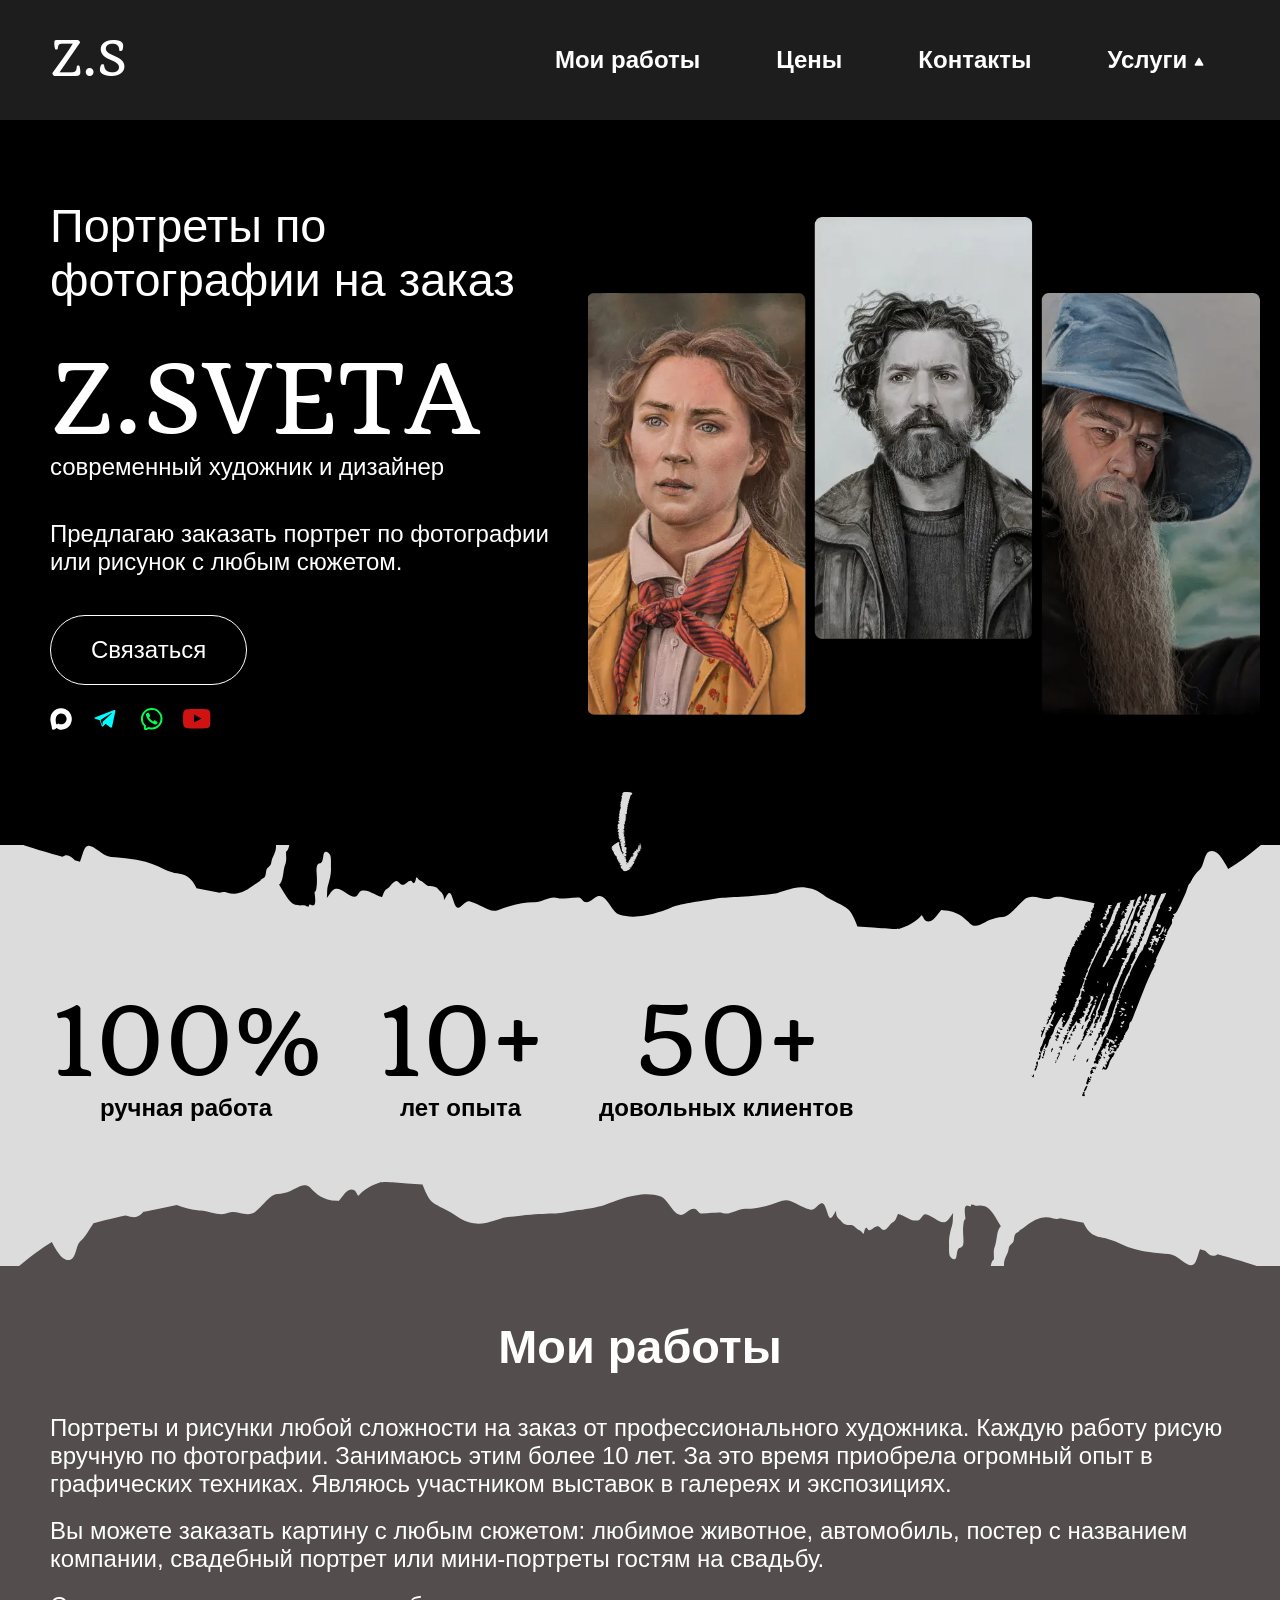
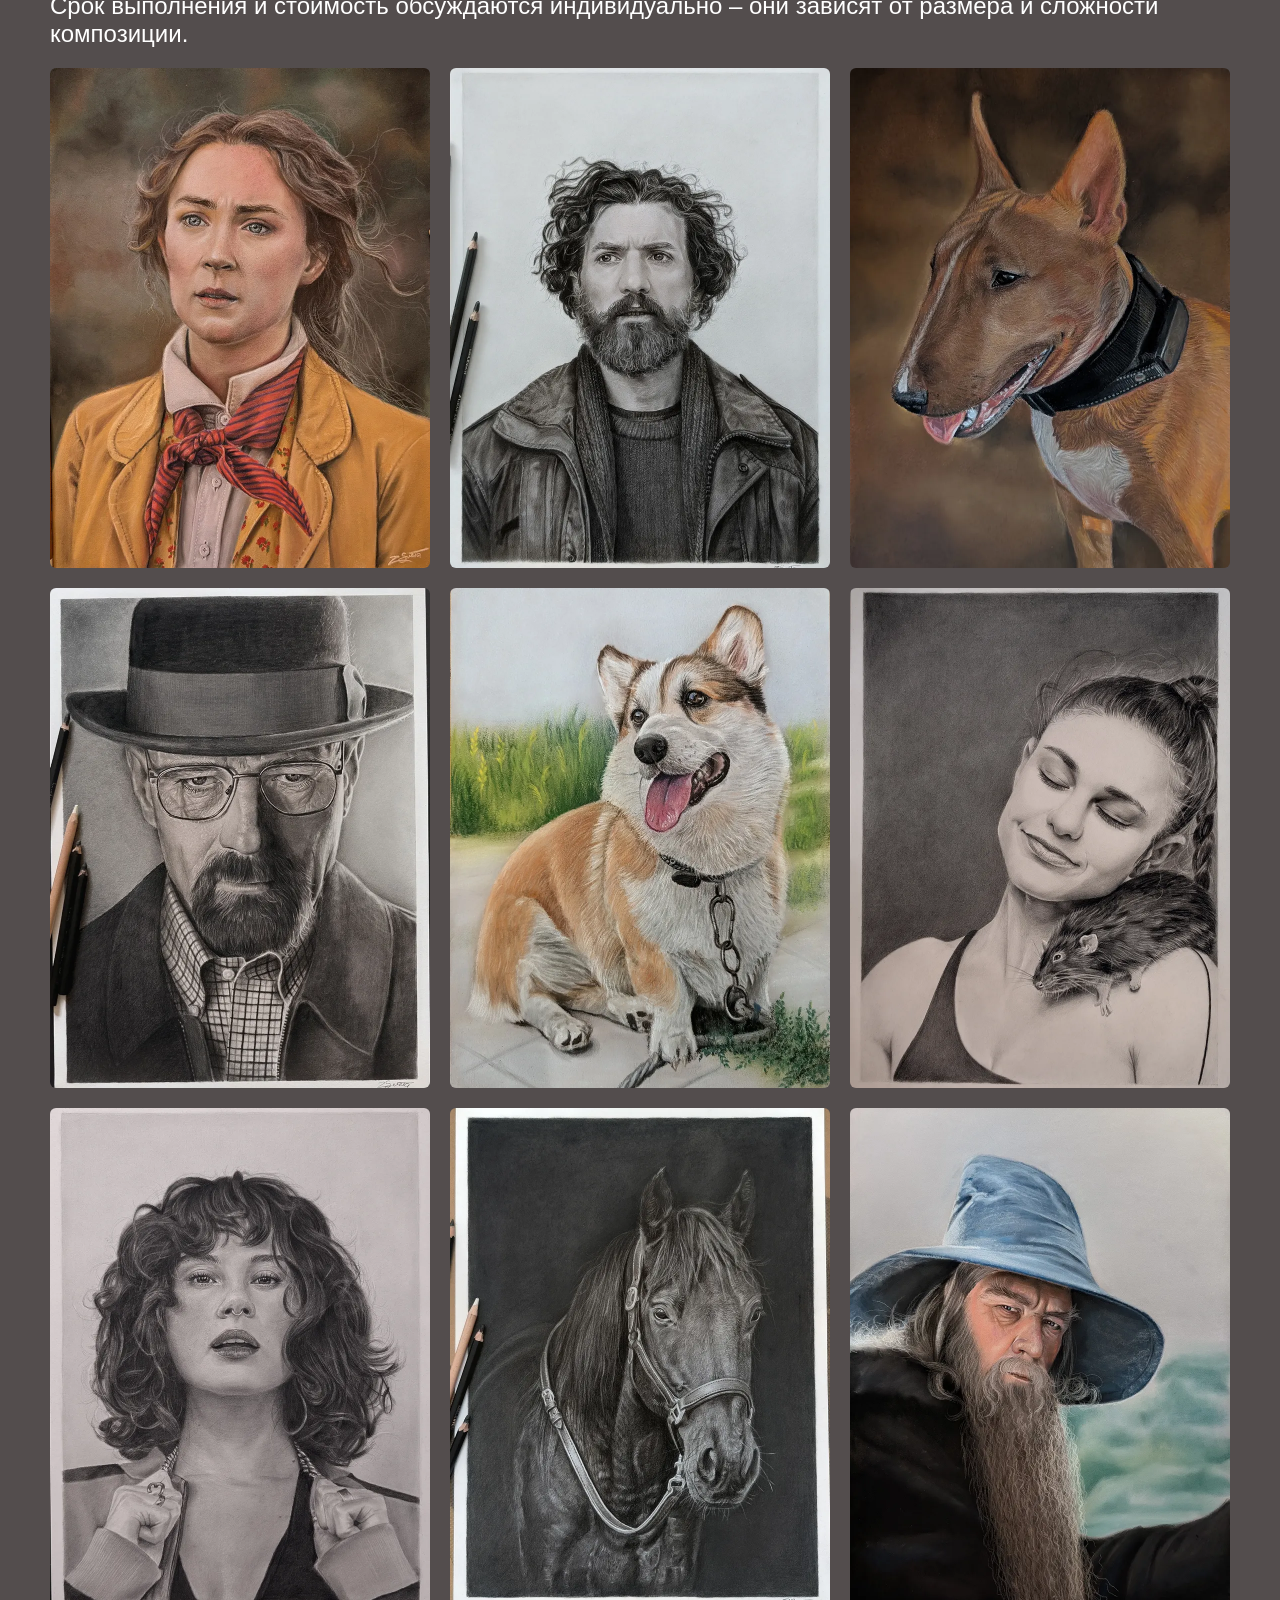
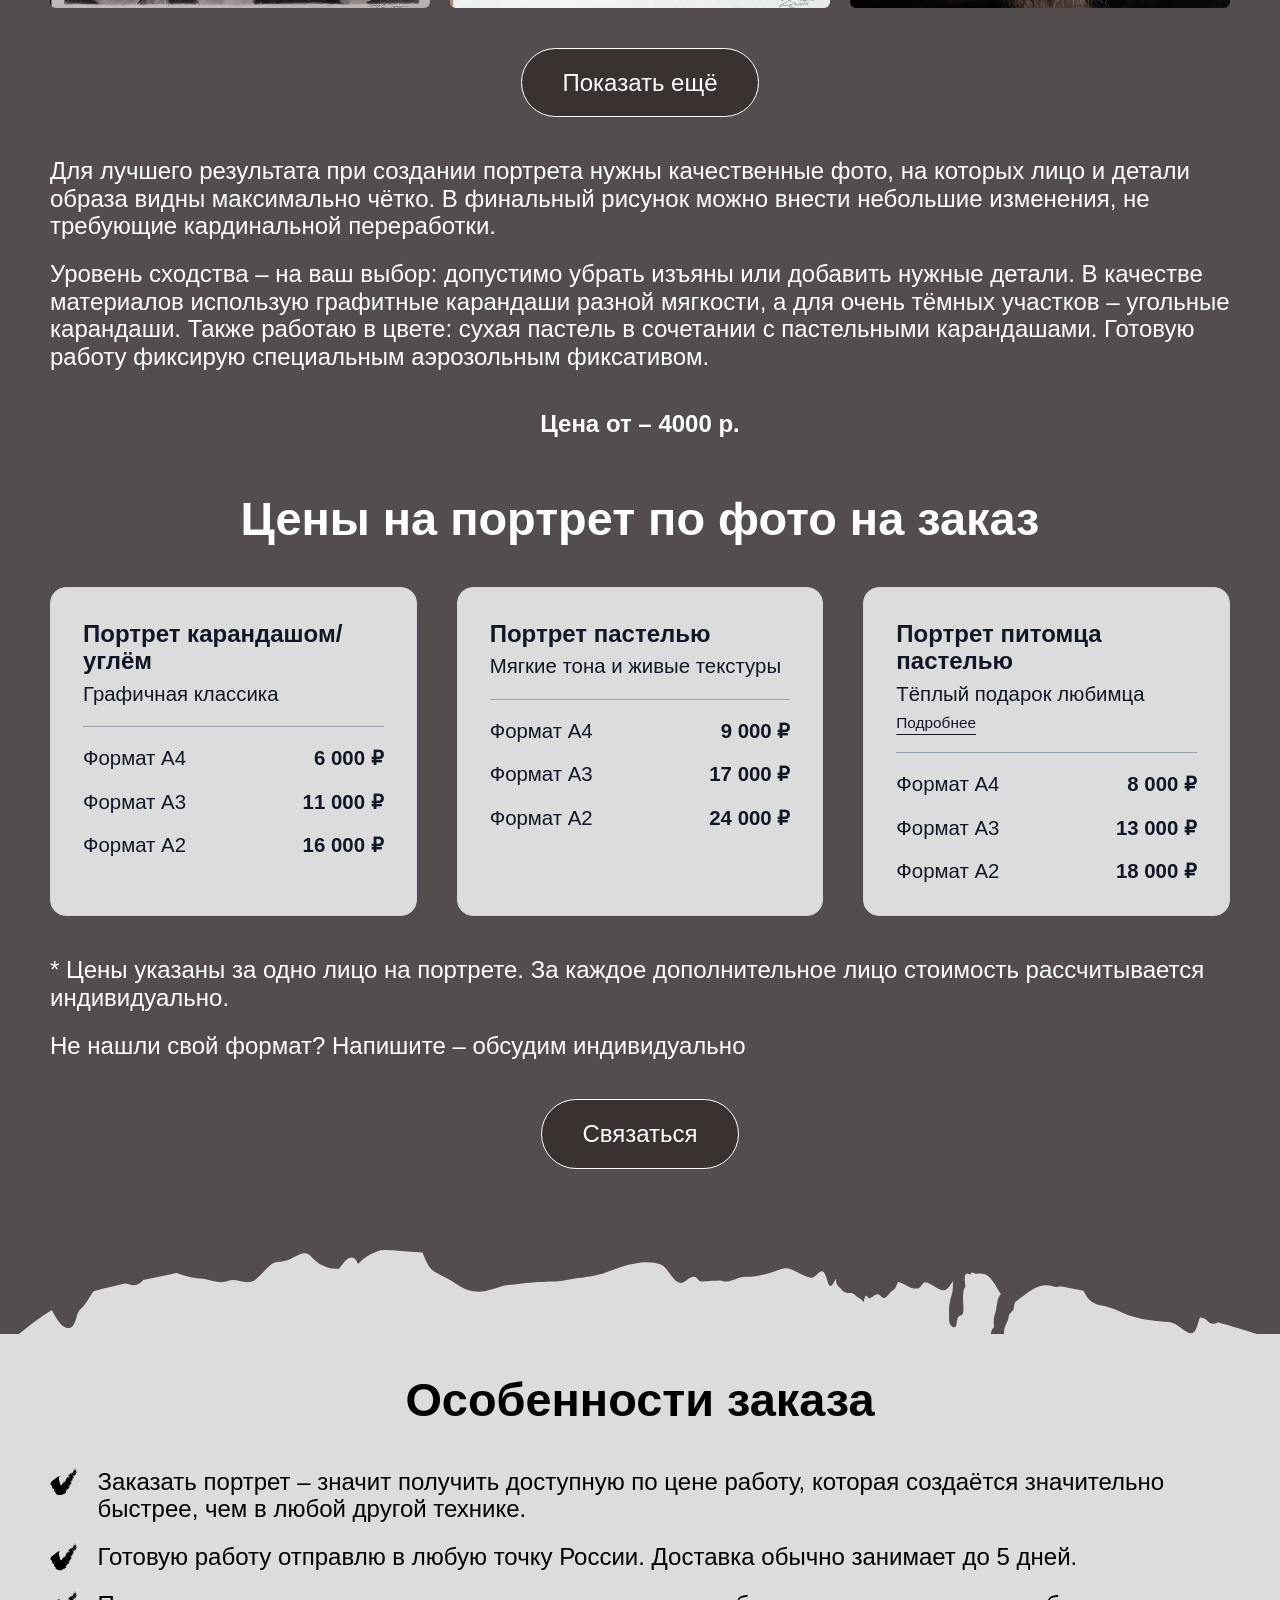
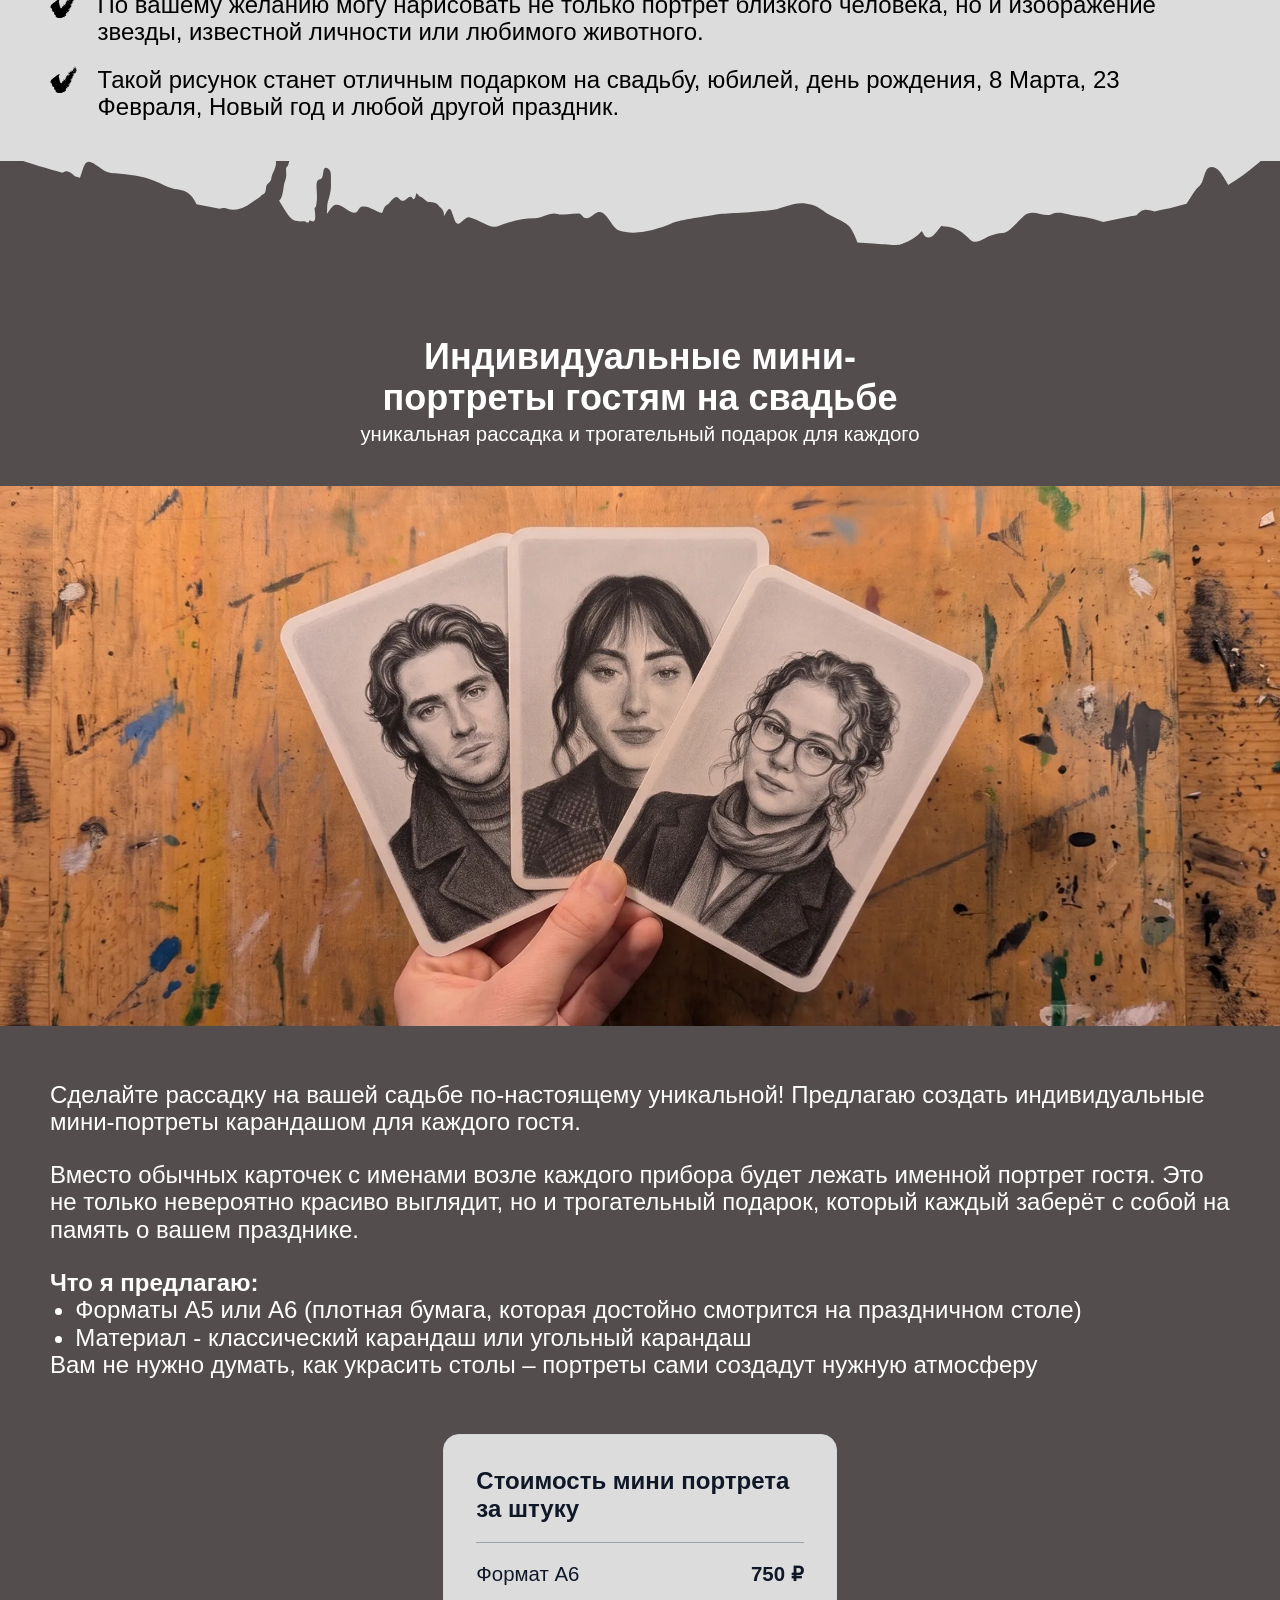
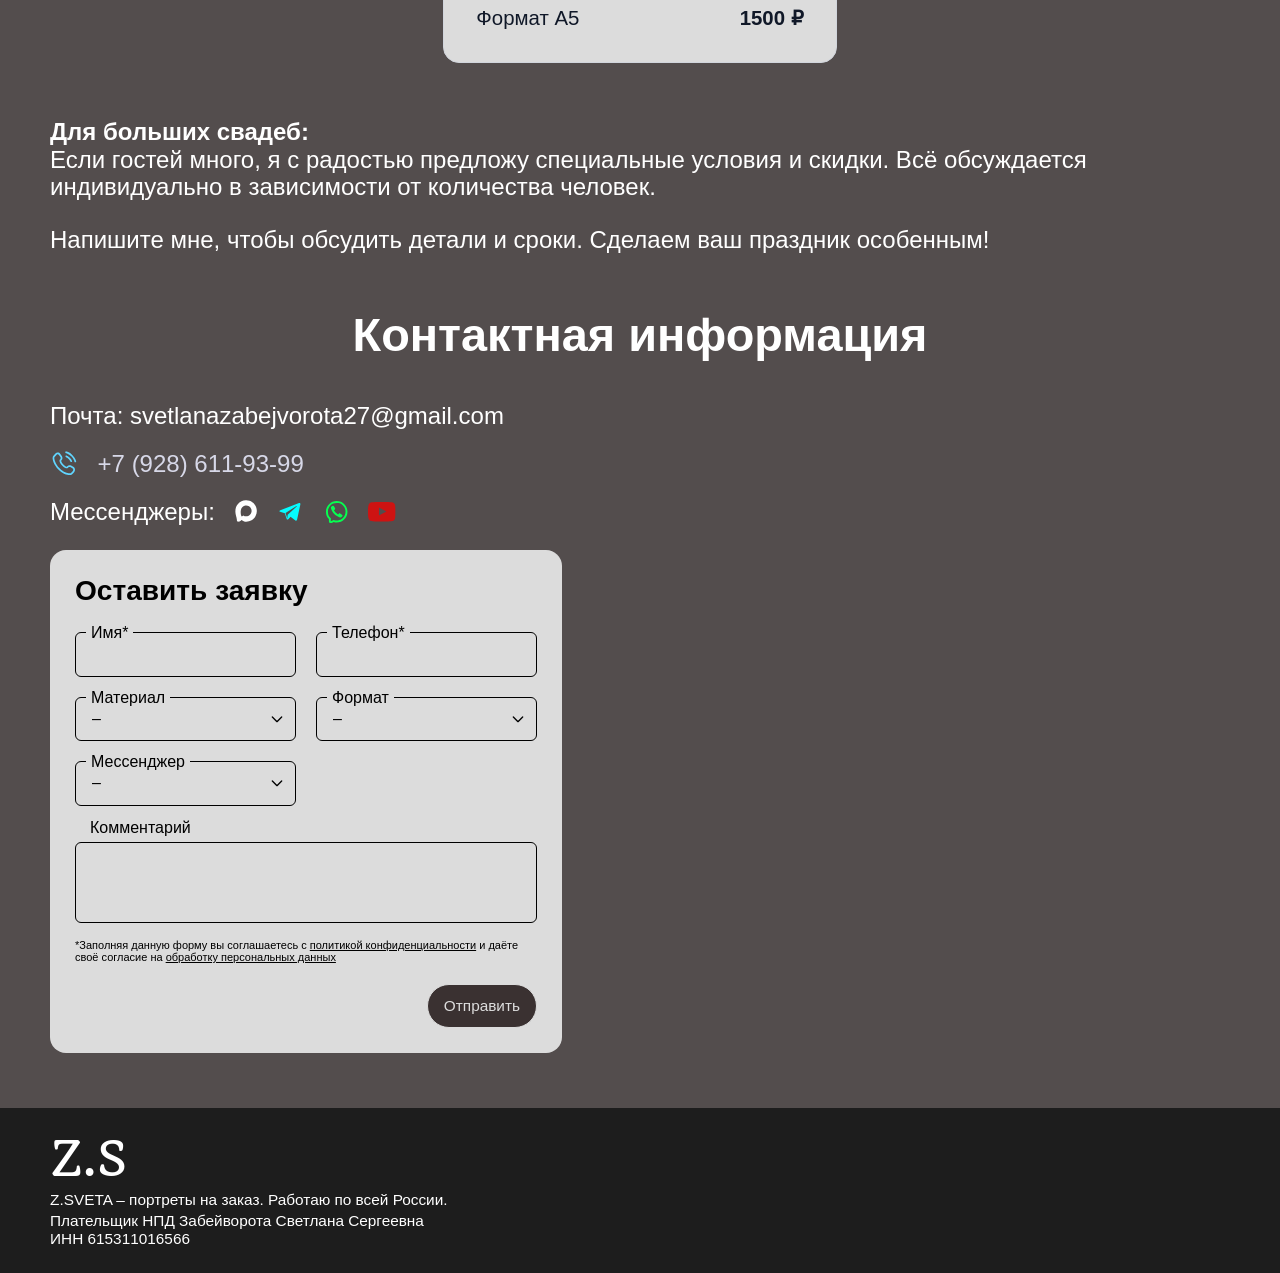
<file: index.html>
<!DOCTYPE html><html lang=ru><head><meta charset=utf-8><meta content="width=device-width" name=viewport><meta content="only light" name=color-scheme><meta content=#1D1D1D name=theme-color><link href=/favicon.ico rel=icon sizes=any><link href=/favicon.png rel=icon sizes=120x120 type=image/png><title>Портрет по фото на заказ | Художник Z.SVETA</title><meta content="Портрет по фотографии на заказ от художника Z.SVETA. 100% ручная работа: карандаш, пастель, уголь. Цена от 4000 ₽. Опыт 10+ лет, доставка по России." name=description><link href=https://zsvetaart.ru rel=canonical><link href=/_astro/hero.D48qhr6W_2mtQcP.webp rel=preload as=image><meta content=4e4c4f11cf9303b9 name=yandex-verification><meta content=C897C5694F448BC3334DBB1E7D68A6AD name=msvalidate.01><meta content=LvQRum0GHJ_vB7NYBADrHj_U7cCRwNQ1hW0VBRiqmSQ name=google-site-verification><link href=/_astro/Header.mwxm0hwo.css rel=stylesheet></head><body><header class="Zxb Zyb ZJb ZKb ZT"><div class=ZZ><div class="Zi ZMa ZOa Zk Zya"><div class=ZLb><a href=/ class="Zp Zt">Z.S</a></div><div class="Zv ZMb"><button class="Zzb ZNb Zeb" aria-controls=aria-nav aria-expanded=false id=hamburger><span class=ZAb>Открыть меню</span> <svg class=ZOb viewBox="0 0 100 80"><line stroke=currentColor stroke-linecap=round stroke-width=8 x1=20 x2=80 y1=20 y2=20 class="ZPb ZCa ZQb"></line><line stroke=currentColor stroke-linecap=round stroke-width=8 x1=20 x2=80 y1=40 y2=40></line><line stroke=currentColor stroke-linecap=round stroke-width=8 x1=20 x2=80 y1=60 y2=60 class="ZPb ZCa ZQb"></line></svg></button><nav class="Zi Zk ZRb Zc" id=aria-nav><ul class="Zi ZMa Zk ZSb"><li><a href=#my-work class="ZE ZD ZH ZTb ZUb ZVb Zja">Мои работы</a></li><li><a href=#price class="ZE ZD ZH ZTb ZUb ZVb Zja">Цены</a></li><li><a href=#contacts class="ZE ZD ZH ZTb ZUb ZVb Zja">Контакты</a></li><li><button class="ZE ZD ZH ZTb ZUb ZVb Zja ZWb Zeb" aria-controls=submenu aria-expanded=false onclick="this.ariaExpanded=&#34;false&#34;===this.ariaExpanded,submenu.hidden=!submenu.hidden">Услуги <svg aria-hidden=true height=10 width=10 viewBox="0 0 512 512" xmlns=http://www.w3.org/2000/svg><path d="M278.313 48.296a42.67 42.67 0 0 1 15.876 15.876l182.478 319.336c11.691 20.46 4.583 46.523-15.876 58.214a42.67 42.67 0 0 1-21.169 5.621H74.667C51.103 447.343 32 428.241 32 404.677a42.67 42.67 0 0 1 5.622-21.169L220.099 64.172c11.691-20.46 37.755-27.567 58.214-15.876" fill=currentColor fill-rule=evenodd></path></svg></button> <span class=Zja>Услуги</span><ul hidden id=submenu><li><a href=/ >Главная</a></li><li><a href=/portret-pitomca/ >Портрет питомца</a></li></ul></li></ul></nav></div></div></div></header><main><section class=Za><div class=Zb><div class="Ze Zc Zd"><div class="Zi Zj Zf Zg Zh Zk Zl Zm Zn"><div class=Zo><h1 class="Zp Zq Zr Zs">Портреты по фотографии на заказ</h1><p class=Zq><span class="Zt Zu">Z.SVETA</span><br>современный художник и дизайнер</p><p class=Zq>Предлагаю заказать портрет по фотографии или рисунок с любым сюжетом.</p><div class="Zi Zv Zw"><svg aria-hidden=true class="Zy ZA ZB ZC Zx Zz"><use href=/icons.svg#arrow></use></svg> <a href=#contacts class="ZE ZD ZH ZG ZF">Связаться</a></div><div class="Zi ZI Zk"><a href=https://max.ru/u/f9LHodD0cOLGi-N418dSYtixaGxYnLXbvNcZDrYfZaHuGHUZ616_oOPVWuE class="Z_a Zzb" title=Max><span class=ZAb>Написать в Max</span> <svg aria-hidden=true class=ZBb height=0.8lh width=0.8lh><use href=/icons.svg#max></use></svg> </a><a href=https://t.me/svetazabey class="Z_a Zzb" title=Telegram><span class=ZAb>Написать в Telegram</span> <svg aria-hidden=true class=ZBb><use href=/icons.svg#telegram></use></svg> </a><a href=https://wa.me/79286119399 class="Z_a Zzb" title=WhatsApp><span class=ZAb>Написать в WhatsApp</span> <svg aria-hidden=true class=ZBb height=0.85lh width=0.85lh><use href=/icons.svg#whatsapp></use></svg> </a><a href=https://www.youtube.com/@ZSvetaArt class="Z_a Zzb" title=YouTube><span class=ZAb>YouTube канал</span> <svg aria-hidden=true class=ZBb><use href=/icons.svg#youtube></use></svg></a></div></div><div class="ZN ZJ ZK ZL ZO ZP ZQ ZR Zcb" style="background-image:url('/_astro/hero.D48qhr6W_2mtQcP.webp')"></div></div></div></div><div class=Zv><div class="Zv ZS"><div class="Zi ZRa Zvb"><svg aria-hidden=true class="Zy ZN ZU Zd Zwb ZT ZV ZW" height=211 width=1440 fill=none preserveAspectRatio=none viewBox="0 0 1440 211" xmlns=http://www.w3.org/2000/svg><path d="M609.778 1.32497C646.717 -1.62511 682.731 15.7598 720.034 14.6482C743.677 13.976 766.911 8.60989 792.555 4.25969C817.366 -0.0812607 849.169 -1.93077 872.978 2.71338C878.805 3.79532 883.43 4.74345 887.536 5.54219C917.635 10.0876 938.706 16.0208 963.019 22.893C980.224 28.0974 997.168 33.371 1014.75 39.0156C1027.89 43.3727 1037.78 46.0297 1060.38 54.6605C1055.91 54.3585 1060.13 56.4573 1066.57 58.266C1073.2 60.2508 1082.82 62.5472 1094.72 66.9483C1095.66 69.8003 1109.77 73.8561 1123.44 77.2472C1127.68 78.5396 1131.78 79.6849 1135.83 80.6732C1152.56 85.8572 1179.41 84.0445 1212.18 86.9269C1235.18 89.2862 1254.05 93.29 1273.75 96.9889C1285.46 99.2523 1297.21 101.581 1308.17 103.613C1327.36 106.891 1341.96 109.643 1361.15 107.446C1362.19 107.347 1363.26 107.242 1364.34 107.131C1375.63 106.429 1387.33 103.689 1400.5 100.552C1404.99 99.5428 1409.66 98.4662 1415.06 97.97L1414.25 98.2126C1416.81 97.9845 1421.22 96.8541 1425.31 96.8748C1428.84 96.8563 1431.8 97.3299 1434.7 97.821C1436.2 98.0853 1437.59 99.2646 1438.61 101.14C1439.62 103.019 1440.19 105.426 1440.19 107.914C1440.19 110.403 1439.61 112.815 1438.62 114.69C1437.63 116.56 1436.33 117.73 1435.06 118.033C1432.63 118.604 1430.34 119.287 1429.27 120.023C1427.94 120.888 1427.45 121.78 1423.27 123.982C1422.95 124.047 1422.03 124.417 1421.7 124.453C1419.72 125.809 1416.61 127.954 1413.33 130.335C1404.53 136.696 1393.89 144.352 1381.68 150.642C1379.1 146.173 1376.61 142.302 1374.07 139.289C1371.63 136.165 1369.09 133.981 1366.31 133.009C1363.51 132.032 1359.97 132.309 1357.91 134.81C1356.07 137.06 1355.01 140.438 1353.9 143.658C1352.74 147.022 1351.5 150.221 1349.32 151.655C1345.66 154.078 1342.46 158.923 1338.88 163.922C1337.56 165.742 1336.2 167.583 1334.81 169.324C1326.24 171.56 1318.07 173.334 1310 174.949C1306.2 175.697 1302.53 176.395 1298.9 177.075C1294.47 176.025 1290.49 175.154 1287.11 175.576C1284.1 175.953 1281.35 178.107 1278.62 180.785C1276.91 181.095 1275.19 181.404 1273.49 181.713C1262.5 183.698 1251.65 185.641 1241.16 187.699C1233.91 185.348 1226.08 183.073 1217.92 182.23C1216.88 182.134 1215.85 182.06 1214.78 182.012C1210.48 181.822 1206.11 180.772 1201.72 179.866C1195.24 178.524 1188.72 177.496 1183.08 179.783C1179.32 181.311 1174.8 180.491 1170.17 179.614C1163.93 178.443 1157.62 177.128 1152.11 181.404C1148.61 184.098 1145.31 187.235 1142.13 190.09C1137.1 194.633 1132.36 198.455 1128.21 198.592C1122.76 198.769 1117.81 200.138 1113.18 201.717C1111.51 202.425 1109.9 203.188 1108.32 203.915C1102.05 206.821 1096.38 209.181 1091.73 205.551C1091.02 205.001 1090.23 204.284 1089.31 203.461C1084.31 198.985 1077.36 192.623 1060.86 191.736C1060.24 191.692 1059.61 191.663 1058.97 191.649C1057.73 192.728 1055.87 195.084 1053.78 197.407C1050.35 201.17 1046.29 204.845 1040.95 202.137C1040.16 201.731 1039.41 200.423 1038.71 199.221C1037.81 197.692 1036.98 196.342 1036.17 197.259C1033.82 199.942 1030.11 202.73 1024.92 205.328C1021.11 207.236 1016.43 209.011 1011.12 210.484C1010.67 210.367 1010.22 210.245 1009.76 210.119C1009.02 211.433 993.661 209.812 982.087 209.195C976.32 208.809 970.494 208.409 964.604 207.98C962.462 202.91 960.233 198.286 957.618 194.613C954.202 189.813 948.977 187.556 942.268 184.638C939.492 183.43 936.486 182.112 933.143 180.435C930.832 179.187 928.362 177.744 925.747 176.005C914.635 168.623 901.812 167.823 893.724 169.572C892.001 169.938 890.292 170.353 888.48 170.82C884.311 171.934 879.191 173.207 873.895 174.851C868.111 175.665 861.355 176.307 854.387 176.915C837.463 178.411 827.76 178.655 818.532 178.988C814.003 179.165 810.143 179.373 807.149 179.875C803.412 180.502 798.996 181.112 794.319 181.763C792.579 182.003 790.727 182.248 788.892 182.497C778.173 183.943 766.958 185.535 760.576 187.421C758.29 188.094 755.926 188.915 753.353 189.795C746.222 192.233 737.56 195.188 725.465 197.115C712.822 199.136 704.849 198.266 696.543 196.096C693.192 195.213 690.07 191.414 686.947 187.485C682.405 181.914 677.778 176.096 671.743 178.051C670.344 178.507 668.852 179.479 667.274 180.498C664.369 182.372 661.373 184.398 658.054 183.643C656.885 183.381 655.904 182.352 654.907 181.345C653.815 180.236 652.739 179.153 651.546 179.125C647.008 179.023 642.85 179.404 638.932 179.751C634.042 180.193 629.846 180.562 627.248 179.71C622.696 178.187 617.593 179.801 612.623 181.437C608.74 182.688 604.874 183.957 601.075 183.841C593.26 183.606 583.67 185.149 573.076 187.886C568.897 188.994 564.486 190.3 560.062 191.761C554.375 193.672 549.246 191.378 542.942 188.424C538.974 186.587 534.421 184.49 528.871 183.006C525.716 182.165 523.036 184.383 520.656 186.429C518.444 188.315 516.383 190.058 514.197 189.152C512.266 188.35 510.969 184.757 509.736 181.345C508.352 177.547 507.104 173.975 505.118 174.723C504.064 175.121 502.812 176.962 501.317 179.149C500.726 180.014 500.094 180.93 499.424 181.837C499.442 181.102 499.436 180.445 499.425 179.948C499.347 176.435 497.254 174.632 495.19 172.866C494.372 172.16 493.567 171.463 492.895 170.663C490.429 167.716 485.855 167.331 482.347 167.549C480.855 167.64 479.515 166.581 477.927 165.344C476.521 164.246 474.934 163.007 472.924 162.311C471.777 161.914 470.88 160.915 470.137 160.081C469.6 159.477 469.142 158.962 468.725 158.833C468.364 158.722 468.097 159.735 467.797 160.876C467.58 161.698 467.345 162.588 467.045 163.172C466.334 164.568 465.392 165.005 464.714 164.576C464.401 164.378 464.148 163.992 463.897 163.607C463.605 163.159 463.314 162.708 462.924 162.556C461.131 161.861 459.425 163.048 457.65 164.28C455.703 165.635 453.644 167.042 451.341 166.075C450.614 165.771 449.831 165.053 449.071 164.357C448.277 163.628 447.505 162.925 446.857 162.747C444.226 162.026 441.817 164.591 439.597 166.95C438.117 168.519 436.741 169.995 435.43 170.354C433.031 171.012 431.798 174.055 430.889 176.301C430.418 177.466 430.033 178.422 429.615 178.717C429.224 178.642 428.828 178.55 428.439 178.45C428.08 178.236 427.708 178.014 427.366 178.095C427.34 178.101 427.315 178.114 427.289 178.121C425.106 177.436 422.965 176.443 420.838 175.454C416.061 173.23 411.315 171.029 406.406 172.428C405.346 172.729 404.287 173.997 403.208 175.285C401.887 176.863 400.534 178.477 399.121 178.392C395.751 178.189 392.317 176.205 388.934 174.249C383.846 171.308 378.873 168.435 374.421 171.788C372.952 172.895 371.534 174.718 370.113 176.555C369.32 177.578 368.524 178.611 367.719 179.515C367.86 177.862 367.922 176.312 367.98 174.866C368.1 171.887 368.203 169.336 368.95 167.157C370.717 162.006 372.695 154.924 372.357 149.794C372.266 148.402 372.286 146.849 372.311 145.286C372.375 141.363 372.438 137.356 370.667 135.581C369.472 134.384 366.417 131.642 364.561 134.679C364.157 135.34 363.929 136.64 363.675 138.084C363.219 140.68 362.675 143.753 360.876 144.502C360.574 144.628 360.244 144.742 359.903 144.85C358.543 145.279 357.022 145.753 356.49 147.842C355.879 150.249 356.073 152.989 356.3 156.182C356.596 160.342 356.947 165.283 355.645 171.271C355.387 172.455 354.859 172.87 354.46 173.184C354.178 173.405 353.964 173.582 353.949 173.937C353.932 174.345 354.04 175.191 354.177 176.261C354.661 180.035 355.501 186.631 352.539 186.969C351.737 187.06 350.807 186.763 349.976 186.495C348.75 186.1 347.733 185.774 347.619 186.858C347.576 187.269 347.549 187.715 347.528 188.176C346.557 188.065 345.586 187.954 344.616 187.843C343.35 186.578 341.611 186.722 339.444 186.907C338.918 186.952 338.364 186.995 337.788 187.024C335.867 186.794 333.947 186.566 332.032 186.33C330.506 185.813 328.879 184.953 327.154 183.571C323.709 180.803 320.637 176.188 317.653 171.673C316.396 169.771 315.151 167.883 313.894 166.162C314.367 165.939 314.793 165.678 315.118 165.323C317.343 162.894 318.169 158.181 318.927 153.844C319.431 150.958 319.907 148.238 320.748 146.472C322.287 143.238 322.056 139.494 321.886 136.725C321.798 135.289 321.729 134.113 321.929 133.41C322.09 132.846 322.483 132.575 322.883 132.295C323.232 132.05 323.594 131.794 323.819 131.338C326.558 125.799 325.642 122.631 324.311 118.02C323.578 115.477 322.72 112.493 322.276 108.431C321.88 104.128 321.961 102.866 323.417 101.121C322.22 99.015 321.012 96.9092 319.805 94.8032C319.35 94.9502 319.028 96.2872 318.582 98.5069C317.786 102.471 314.98 103.967 312.796 105.136C311.784 105.677 310.904 106.15 310.414 106.765C307.81 110.034 308.668 114.502 309.424 118.434C309.84 120.599 310.224 122.602 309.983 124.152C309.88 124.815 310.057 125.468 310.235 126.134C310.372 126.649 310.514 127.172 310.529 127.713C310.635 131.64 309.122 134.586 307.696 137.321C306.88 138.887 306.103 140.389 305.687 141.965C305.56 142.445 305.461 142.934 305.369 143.409C305.234 144.102 305.103 144.763 304.888 145.331C304.399 146.625 303.36 147.511 302.223 148.476C301.64 148.971 301.032 149.487 300.459 150.093C299.717 150.877 299.473 152.436 299.216 154.064C299.034 155.215 298.843 156.4 298.47 157.381C297.794 159.154 296.378 159.815 295.067 160.429C294.495 160.696 293.932 160.962 293.464 161.299C293.273 161.437 293.186 161.705 293.172 162.072C291 163.342 288.934 164.636 286.929 165.903C276.905 172.253 268.123 177.758 254.942 174.107C252.449 173.417 249.74 173.61 247.058 174.242C238.449 172.846 229.788 171.397 221.062 169.905C219.293 166.392 217.184 163.452 214.68 161.158C209.873 156.853 205.221 155.989 199.481 154.971C195.258 154.217 190.698 153.372 185.185 150.989C176.137 146.982 166.59 143.613 156.126 141.925C153.182 141.464 150.179 141.038 147.234 140.654C139.147 139.648 131.29 138.935 125.057 138.651C120.468 138.436 115.458 135.312 111.012 132.398C104.51 128.302 98.8 124.619 95.3814 130.024C94.2458 131.751 93.1684 134.746 92.1305 137.655C91.3913 139.727 90.668 141.75 89.9631 143.257C88.0849 142.797 86.0364 142.342 84.1457 141.875C80.7482 138.293 75.3197 134.452 70.2322 138.449C68.1886 137.952 66.1933 137.455 64.3067 136.95C60.0096 135.891 56.006 134.81 51.7825 133.708C50.4388 133.344 49.0769 132.977 47.6794 132.607C47.6663 132.603 47.6532 132.599 47.6402 132.595C44.9175 131.85 42.1289 131.094 39.3402 130.324C38.1687 129.995 37.0162 129.666 35.8151 129.334C32.8889 128.494 29.7855 127.635 26.8748 126.757C25.2793 126.289 23.7228 125.821 22.1386 125.341C19.552 124.561 17.0176 123.765 14.4255 122.947C10.2857 121.628 6.18347 120.25 2.13369 118.848C1.4756 118.617 0.862504 117.981 0.445307 117.047C0.0276103 116.112 -0.1687 114.961 -0.0957952 113.791C-0.0225826 112.62 0.316526 111.499 0.846964 110.626C1.37616 109.756 2.05947 109.214 2.73674 109.07C6.91038 108.203 11.0623 107.329 15.1984 106.417C17.7865 105.856 20.3045 105.27 22.8656 104.687C24.4364 104.327 25.9727 103.968 27.5508 103.603C30.4268 102.913 33.494 102.213 36.3792 101.508C37.5647 101.231 38.6988 100.951 39.8551 100.669C42.6103 100.011 45.3655 99.3504 48.059 98.6855C48.0756 98.6816 48.0922 98.6777 48.1088 98.6738C49.479 98.3471 50.8083 98.0178 52.1256 97.6898C56.2892 96.6921 60.2386 95.6898 64.4789 94.6913C66.555 94.1517 68.8698 93.6223 71.0609 93.0844C72.2719 92.7849 73.504 92.4832 74.7364 92.1842C75.4101 92.025 76.1053 91.8671 76.7521 91.7081C92.2484 87.9491 107.646 84.2404 123.082 80.6403C130.952 78.8284 138.539 77.0446 146.465 75.2836C154.028 73.5456 161.803 71.8309 169.482 70.1444C184.955 66.7514 200.418 63.4736 215.9 60.3055C314.096 40.1645 412.735 22.9544 511.407 11.1536C525.486 9.4586 539.85 7.8836 553.986 6.43072C558.805 5.93442 563.748 5.4483 568.474 4.98144C577.877 4.07431 586.994 3.22565 596.451 2.42407C600.755 2.04839 605.236 1.68327 609.778 1.32497Z" fill=currentColor></path></svg></div><div class="ZX ZW ZY"><div class="Zv ZZ"><svg aria-hidden=true class="Zy ZT Z_ hidden Zaa Zba Zca Zda Zea Zfa"><use href=/icons.svg#stroke></use></svg><ul class="Zi Zj Zga Zha"><li class="Zi Zj Zia Zja"><span class="Zt Zu Zr">100%</span> ручная работа</li><li class="Zi Zj Zia Zja"><span class="Zt Zu Zr">10+</span>лет опыта</li><li class="Zi Zj Zia Zja"><span class="Zt Zu Zr">50+</span>довольных клиентов</li></ul></div></div><div class="Zi ZRa Zvb"><svg aria-hidden=true class="Zy ZN ZU Zd Zwb Zla Zka Zma Zna" height=211 width=1440 fill=none preserveAspectRatio=none viewBox="0 0 1440 211" xmlns=http://www.w3.org/2000/svg><path d="M609.778 1.32497C646.717 -1.62511 682.731 15.7598 720.034 14.6482C743.677 13.976 766.911 8.60989 792.555 4.25969C817.366 -0.0812607 849.169 -1.93077 872.978 2.71338C878.805 3.79532 883.43 4.74345 887.536 5.54219C917.635 10.0876 938.706 16.0208 963.019 22.893C980.224 28.0974 997.168 33.371 1014.75 39.0156C1027.89 43.3727 1037.78 46.0297 1060.38 54.6605C1055.91 54.3585 1060.13 56.4573 1066.57 58.266C1073.2 60.2508 1082.82 62.5472 1094.72 66.9483C1095.66 69.8003 1109.77 73.8561 1123.44 77.2472C1127.68 78.5396 1131.78 79.6849 1135.83 80.6732C1152.56 85.8572 1179.41 84.0445 1212.18 86.9269C1235.18 89.2862 1254.05 93.29 1273.75 96.9889C1285.46 99.2523 1297.21 101.581 1308.17 103.613C1327.36 106.891 1341.96 109.643 1361.15 107.446C1362.19 107.347 1363.26 107.242 1364.34 107.131C1375.63 106.429 1387.33 103.689 1400.5 100.552C1404.99 99.5428 1409.66 98.4662 1415.06 97.97L1414.25 98.2126C1416.81 97.9845 1421.22 96.8541 1425.31 96.8748C1428.84 96.8563 1431.8 97.3299 1434.7 97.821C1436.2 98.0853 1437.59 99.2646 1438.61 101.14C1439.62 103.019 1440.19 105.426 1440.19 107.914C1440.19 110.403 1439.61 112.815 1438.62 114.69C1437.63 116.56 1436.33 117.73 1435.06 118.033C1432.63 118.604 1430.34 119.287 1429.27 120.023C1427.94 120.888 1427.45 121.78 1423.27 123.982C1422.95 124.047 1422.03 124.417 1421.7 124.453C1419.72 125.809 1416.61 127.954 1413.33 130.335C1404.53 136.696 1393.89 144.352 1381.68 150.642C1379.1 146.173 1376.61 142.302 1374.07 139.289C1371.63 136.165 1369.09 133.981 1366.31 133.009C1363.51 132.032 1359.97 132.309 1357.91 134.81C1356.07 137.06 1355.01 140.438 1353.9 143.658C1352.74 147.022 1351.5 150.221 1349.32 151.655C1345.66 154.078 1342.46 158.923 1338.88 163.922C1337.56 165.742 1336.2 167.583 1334.81 169.324C1326.24 171.56 1318.07 173.334 1310 174.949C1306.2 175.697 1302.53 176.395 1298.9 177.075C1294.47 176.025 1290.49 175.154 1287.11 175.576C1284.1 175.953 1281.35 178.107 1278.62 180.785C1276.91 181.095 1275.19 181.404 1273.49 181.713C1262.5 183.698 1251.65 185.641 1241.16 187.699C1233.91 185.348 1226.08 183.073 1217.92 182.23C1216.88 182.134 1215.85 182.06 1214.78 182.012C1210.48 181.822 1206.11 180.772 1201.72 179.866C1195.24 178.524 1188.72 177.496 1183.08 179.783C1179.32 181.311 1174.8 180.491 1170.17 179.614C1163.93 178.443 1157.62 177.128 1152.11 181.404C1148.61 184.098 1145.31 187.235 1142.13 190.09C1137.1 194.633 1132.36 198.455 1128.21 198.592C1122.76 198.769 1117.81 200.138 1113.18 201.717C1111.51 202.425 1109.9 203.188 1108.32 203.915C1102.05 206.821 1096.38 209.181 1091.73 205.551C1091.02 205.001 1090.23 204.284 1089.31 203.461C1084.31 198.985 1077.36 192.623 1060.86 191.736C1060.24 191.692 1059.61 191.663 1058.97 191.649C1057.73 192.728 1055.87 195.084 1053.78 197.407C1050.35 201.17 1046.29 204.845 1040.95 202.137C1040.16 201.731 1039.41 200.423 1038.71 199.221C1037.81 197.692 1036.98 196.342 1036.17 197.259C1033.82 199.942 1030.11 202.73 1024.92 205.328C1021.11 207.236 1016.43 209.011 1011.12 210.484C1010.67 210.367 1010.22 210.245 1009.76 210.119C1009.02 211.433 993.661 209.812 982.087 209.195C976.32 208.809 970.494 208.409 964.604 207.98C962.462 202.91 960.233 198.286 957.618 194.613C954.202 189.813 948.977 187.556 942.268 184.638C939.492 183.43 936.486 182.112 933.143 180.435C930.832 179.187 928.362 177.744 925.747 176.005C914.635 168.623 901.812 167.823 893.724 169.572C892.001 169.938 890.292 170.353 888.48 170.82C884.311 171.934 879.191 173.207 873.895 174.851C868.111 175.665 861.355 176.307 854.387 176.915C837.463 178.411 827.76 178.655 818.532 178.988C814.003 179.165 810.143 179.373 807.149 179.875C803.412 180.502 798.996 181.112 794.319 181.763C792.579 182.003 790.727 182.248 788.892 182.497C778.173 183.943 766.958 185.535 760.576 187.421C758.29 188.094 755.926 188.915 753.353 189.795C746.222 192.233 737.56 195.188 725.465 197.115C712.822 199.136 704.849 198.266 696.543 196.096C693.192 195.213 690.07 191.414 686.947 187.485C682.405 181.914 677.778 176.096 671.743 178.051C670.344 178.507 668.852 179.479 667.274 180.498C664.369 182.372 661.373 184.398 658.054 183.643C656.885 183.381 655.904 182.352 654.907 181.345C653.815 180.236 652.739 179.153 651.546 179.125C647.008 179.023 642.85 179.404 638.932 179.751C634.042 180.193 629.846 180.562 627.248 179.71C622.696 178.187 617.593 179.801 612.623 181.437C608.74 182.688 604.874 183.957 601.075 183.841C593.26 183.606 583.67 185.149 573.076 187.886C568.897 188.994 564.486 190.3 560.062 191.761C554.375 193.672 549.246 191.378 542.942 188.424C538.974 186.587 534.421 184.49 528.871 183.006C525.716 182.165 523.036 184.383 520.656 186.429C518.444 188.315 516.383 190.058 514.197 189.152C512.266 188.35 510.969 184.757 509.736 181.345C508.352 177.547 507.104 173.975 505.118 174.723C504.064 175.121 502.812 176.962 501.317 179.149C500.726 180.014 500.094 180.93 499.424 181.837C499.442 181.102 499.436 180.445 499.425 179.948C499.347 176.435 497.254 174.632 495.19 172.866C494.372 172.16 493.567 171.463 492.895 170.663C490.429 167.716 485.855 167.331 482.347 167.549C480.855 167.64 479.515 166.581 477.927 165.344C476.521 164.246 474.934 163.007 472.924 162.311C471.777 161.914 470.88 160.915 470.137 160.081C469.6 159.477 469.142 158.962 468.725 158.833C468.364 158.722 468.097 159.735 467.797 160.876C467.58 161.698 467.345 162.588 467.045 163.172C466.334 164.568 465.392 165.005 464.714 164.576C464.401 164.378 464.148 163.992 463.897 163.607C463.605 163.159 463.314 162.708 462.924 162.556C461.131 161.861 459.425 163.048 457.65 164.28C455.703 165.635 453.644 167.042 451.341 166.075C450.614 165.771 449.831 165.053 449.071 164.357C448.277 163.628 447.505 162.925 446.857 162.747C444.226 162.026 441.817 164.591 439.597 166.95C438.117 168.519 436.741 169.995 435.43 170.354C433.031 171.012 431.798 174.055 430.889 176.301C430.418 177.466 430.033 178.422 429.615 178.717C429.224 178.642 428.828 178.55 428.439 178.45C428.08 178.236 427.708 178.014 427.366 178.095C427.34 178.101 427.315 178.114 427.289 178.121C425.106 177.436 422.965 176.443 420.838 175.454C416.061 173.23 411.315 171.029 406.406 172.428C405.346 172.729 404.287 173.997 403.208 175.285C401.887 176.863 400.534 178.477 399.121 178.392C395.751 178.189 392.317 176.205 388.934 174.249C383.846 171.308 378.873 168.435 374.421 171.788C372.952 172.895 371.534 174.718 370.113 176.555C369.32 177.578 368.524 178.611 367.719 179.515C367.86 177.862 367.922 176.312 367.98 174.866C368.1 171.887 368.203 169.336 368.95 167.157C370.717 162.006 372.695 154.924 372.357 149.794C372.266 148.402 372.286 146.849 372.311 145.286C372.375 141.363 372.438 137.356 370.667 135.581C369.472 134.384 366.417 131.642 364.561 134.679C364.157 135.34 363.929 136.64 363.675 138.084C363.219 140.68 362.675 143.753 360.876 144.502C360.574 144.628 360.244 144.742 359.903 144.85C358.543 145.279 357.022 145.753 356.49 147.842C355.879 150.249 356.073 152.989 356.3 156.182C356.596 160.342 356.947 165.283 355.645 171.271C355.387 172.455 354.859 172.87 354.46 173.184C354.178 173.405 353.964 173.582 353.949 173.937C353.932 174.345 354.04 175.191 354.177 176.261C354.661 180.035 355.501 186.631 352.539 186.969C351.737 187.06 350.807 186.763 349.976 186.495C348.75 186.1 347.733 185.774 347.619 186.858C347.576 187.269 347.549 187.715 347.528 188.176C346.557 188.065 345.586 187.954 344.616 187.843C343.35 186.578 341.611 186.722 339.444 186.907C338.918 186.952 338.364 186.995 337.788 187.024C335.867 186.794 333.947 186.566 332.032 186.33C330.506 185.813 328.879 184.953 327.154 183.571C323.709 180.803 320.637 176.188 317.653 171.673C316.396 169.771 315.151 167.883 313.894 166.162C314.367 165.939 314.793 165.678 315.118 165.323C317.343 162.894 318.169 158.181 318.927 153.844C319.431 150.958 319.907 148.238 320.748 146.472C322.287 143.238 322.056 139.494 321.886 136.725C321.798 135.289 321.729 134.113 321.929 133.41C322.09 132.846 322.483 132.575 322.883 132.295C323.232 132.05 323.594 131.794 323.819 131.338C326.558 125.799 325.642 122.631 324.311 118.02C323.578 115.477 322.72 112.493 322.276 108.431C321.88 104.128 321.961 102.866 323.417 101.121C322.22 99.015 321.012 96.9092 319.805 94.8032C319.35 94.9502 319.028 96.2872 318.582 98.5069C317.786 102.471 314.98 103.967 312.796 105.136C311.784 105.677 310.904 106.15 310.414 106.765C307.81 110.034 308.668 114.502 309.424 118.434C309.84 120.599 310.224 122.602 309.983 124.152C309.88 124.815 310.057 125.468 310.235 126.134C310.372 126.649 310.514 127.172 310.529 127.713C310.635 131.64 309.122 134.586 307.696 137.321C306.88 138.887 306.103 140.389 305.687 141.965C305.56 142.445 305.461 142.934 305.369 143.409C305.234 144.102 305.103 144.763 304.888 145.331C304.399 146.625 303.36 147.511 302.223 148.476C301.64 148.971 301.032 149.487 300.459 150.093C299.717 150.877 299.473 152.436 299.216 154.064C299.034 155.215 298.843 156.4 298.47 157.381C297.794 159.154 296.378 159.815 295.067 160.429C294.495 160.696 293.932 160.962 293.464 161.299C293.273 161.437 293.186 161.705 293.172 162.072C291 163.342 288.934 164.636 286.929 165.903C276.905 172.253 268.123 177.758 254.942 174.107C252.449 173.417 249.74 173.61 247.058 174.242C238.449 172.846 229.788 171.397 221.062 169.905C219.293 166.392 217.184 163.452 214.68 161.158C209.873 156.853 205.221 155.989 199.481 154.971C195.258 154.217 190.698 153.372 185.185 150.989C176.137 146.982 166.59 143.613 156.126 141.925C153.182 141.464 150.179 141.038 147.234 140.654C139.147 139.648 131.29 138.935 125.057 138.651C120.468 138.436 115.458 135.312 111.012 132.398C104.51 128.302 98.8 124.619 95.3814 130.024C94.2458 131.751 93.1684 134.746 92.1305 137.655C91.3913 139.727 90.668 141.75 89.9631 143.257C88.0849 142.797 86.0364 142.342 84.1457 141.875C80.7482 138.293 75.3197 134.452 70.2322 138.449C68.1886 137.952 66.1933 137.455 64.3067 136.95C60.0096 135.891 56.006 134.81 51.7825 133.708C50.4388 133.344 49.0769 132.977 47.6794 132.607C47.6663 132.603 47.6532 132.599 47.6402 132.595C44.9175 131.85 42.1289 131.094 39.3402 130.324C38.1687 129.995 37.0162 129.666 35.8151 129.334C32.8889 128.494 29.7855 127.635 26.8748 126.757C25.2793 126.289 23.7228 125.821 22.1386 125.341C19.552 124.561 17.0176 123.765 14.4255 122.947C10.2857 121.628 6.18347 120.25 2.13369 118.848C1.4756 118.617 0.862504 117.981 0.445307 117.047C0.0276103 116.112 -0.1687 114.961 -0.0957952 113.791C-0.0225826 112.62 0.316526 111.499 0.846964 110.626C1.37616 109.756 2.05947 109.214 2.73674 109.07C6.91038 108.203 11.0623 107.329 15.1984 106.417C17.7865 105.856 20.3045 105.27 22.8656 104.687C24.4364 104.327 25.9727 103.968 27.5508 103.603C30.4268 102.913 33.494 102.213 36.3792 101.508C37.5647 101.231 38.6988 100.951 39.8551 100.669C42.6103 100.011 45.3655 99.3504 48.059 98.6855C48.0756 98.6816 48.0922 98.6777 48.1088 98.6738C49.479 98.3471 50.8083 98.0178 52.1256 97.6898C56.2892 96.6921 60.2386 95.6898 64.4789 94.6913C66.555 94.1517 68.8698 93.6223 71.0609 93.0844C72.2719 92.7849 73.504 92.4832 74.7364 92.1842C75.4101 92.025 76.1053 91.8671 76.7521 91.7081C92.2484 87.9491 107.646 84.2404 123.082 80.6403C130.952 78.8284 138.539 77.0446 146.465 75.2836C154.028 73.5456 161.803 71.8309 169.482 70.1444C184.955 66.7514 200.418 63.4736 215.9 60.3055C314.096 40.1645 412.735 22.9544 511.407 11.1536C525.486 9.4586 539.85 7.8836 553.986 6.43072C558.805 5.93442 563.748 5.4483 568.474 4.98144C577.877 4.07431 586.994 3.22565 596.451 2.42407C600.755 2.04839 605.236 1.68327 609.778 1.32497Z" fill=currentColor></path></svg></div></div><svg aria-hidden=true class="Zy ZT Z_ hidden Zoa Zpa Zqa Zx"><use href=/icons.svg#arrow></use></svg></div></section><script type=module>var e=()=>{const e=document.querySelector("header").scrollHeight;document.documentElement.style.setProperty("--header-height",e+"px")},t=()=>{submenu.previousElementSibling.previousElementSibling.setAttribute("aria-expanded",!1),submenu.hidden=!0};e(),window.addEventListener("resize",e),window.addEventListener("keydown",e=>{"Escape"===e.key&&(t(),hamburger.setAttribute("aria-expanded",!1))}),window.addEventListener("click",e=>{(e.target.closest("nav")||!e.target.closest("nav")&&!hamburger.contains(e.target))&&hamburger.setAttribute("aria-expanded",!1),submenu.previousElementSibling.previousElementSibling.contains(e.target)||submenu.contains(e.target)||t()}),hamburger.addEventListener("click",e=>{const t="true"===hamburger.getAttribute("aria-expanded");hamburger.setAttribute("aria-expanded",!t)})</script><section class=Zm id=my-work><div class=ZZ><h2 class="Zia Zp Zc">Мои работы</h2><p class=Zra>Портреты и рисунки любой сложности на заказ от профессионального художника. Каждую работу рисую вручную по фотографии. Занимаюсь этим более 10 лет. За это время приобрела огромный опыт в графических техниках. Являюсь участником выставок в галереях и экспозициях.</p><p class=Zdb>Вы можете заказать картину с любым сюжетом: любимое животное, автомобиль, постер с названием компании, свадебный портрет или мини-портреты гостям на свадьбу.</p><p class=Zdb>Срок выполнения и стоимость обсуждаются индивидуально – они зависят от размера и сложности композиции.</p><div class="ZJa ZI Zsa Zta"><div class="Zv ZDb ZEb ZFb"><img alt="Сирша Ронан в образе Джо Марч: пастельный портрет по фото" src=/_astro/work_15.-CdwQ1zw_1Rfzz.webp class="bg-primary object-cover rounded-[0.375rem] w-full aspect-[380/500]" decoding=async height=1000 loading=lazy width=760></div><div class="Zv ZDb ZEb ZFb"><img alt="Рисунок угольными карандашами: портрет Дэвида Алпея по фотографии" src=/_astro/work_06.D68a8BHQ_ZeeTa6.webp class="bg-primary object-cover rounded-[0.375rem] w-full aspect-[380/500]" decoding=async height=1000 loading=lazy width=760></div><div class="Zv ZDb ZEb ZFb"><img alt="Портрет собаки породы бультерьер пастелью по фото" src=/_astro/dog-bull-terrier.Do3a7A8l_1tSRXw.webp class="bg-primary object-cover rounded-[0.375rem] w-full aspect-[380/500]" decoding=async height=1000 loading=lazy width=760></div><div class="Zv ZDb ZEb ZFb"><img alt="Портрет Уолтера Вайта (Брайан Крэнстон) карандашом" src=/_astro/work_04.DGXtDv5o_24otEP.webp class="bg-primary object-cover rounded-[0.375rem] w-full aspect-[380/500]" decoding=async height=1000 loading=lazy width=760></div><div class="Zv ZDb ZEb ZFb"><img alt="Портрет собаки породы корги по фото" src=/_astro/dog-corgi.BduC_L-t_zyUyP.webp class="bg-primary object-cover rounded-[0.375rem] w-full aspect-[380/500]" decoding=async height=1000 loading=lazy width=760></div><div class="Zv ZDb ZEb ZFb"><img alt="Портрет девушки (Стефани Миллингер) углем и карандашом" src=/_astro/work_07.CSIrTlOV_WCLu7.webp class="bg-primary object-cover rounded-[0.375rem] w-full aspect-[380/500]" decoding=async height=1000 loading=lazy width=760></div><div class="Zv ZDb ZEb ZFb"><img alt="Портрет женщины (Хлои Ван Ландшут) карандашом по фото" src=/_astro/work_09.BIFA4b8r_ZJlxf2.webp class="bg-primary object-cover rounded-[0.375rem] w-full aspect-[380/500]" decoding=async height=1000 loading=lazy width=760></div><div class="Zv ZDb ZEb ZFb"><img alt="Портрет лошади карандашом по фото" src=/_astro/horse.bwxuq5jc_3Wwtv.webp class="bg-primary object-cover rounded-[0.375rem] w-full aspect-[380/500]" decoding=async height=1000 loading=lazy width=760></div><div class="Zv ZDb ZEb ZFb"><img alt="Портрет Гендальфа (Иэн Маккеллен) из Властелина Колец пастелью" src=/_astro/work_13.5vGTctUQ_Za7NW4.webp class="bg-primary object-cover rounded-[0.375rem] w-full aspect-[380/500]" decoding=async height=1000 loading=lazy width=760></div><div class=hidden id=hiddenGallery><div class="Zv ZDb ZEb ZFb"><img alt="Портрет Джульетты Николс (Ребекка Фергюсон) карандашом" src=/_astro/work_14.Chzq8EI7_11HlSp.webp class="bg-primary object-cover rounded-[0.375rem] w-full aspect-[380/500]" decoding=async height=1000 loading=lazy width=760></div><div class="Zv ZDb ZEb ZFb"><img alt="Реалистичный рисунок женского портрета, выполненный карандашом и углем" src=/_astro/work_17.PqpPXXsG_1TkR6b.webp class="bg-primary object-cover rounded-[0.375rem] w-full aspect-[380/500]" decoding=async height=1000 loading=lazy width=760></div><div class="Zv ZDb ZEb ZFb"><img alt="Портрет девушки (Анны Канюк) углем и карандашом, пример работы по фотографии известной личности" src=/_astro/work_10.Bv051Z_v_PhcIz.webp class="bg-primary object-cover rounded-[0.375rem] w-full aspect-[380/500]" decoding=async height=1000 loading=lazy width=760></div><div class="Zv ZDb ZEb ZFb"><img alt="Портрет молодой девушки (Дженны Ортеги) карандашом, пример работы по фотографии звезды" src=/_astro/work_01.DeuFOJDi_Z19Qi2K.webp class="bg-primary object-cover rounded-[0.375rem] w-full aspect-[380/500]" decoding=async height=1000 loading=lazy width=760></div><div class="Zv ZDb ZEb ZFb"><img alt="Портрет молодой женщины (Эллы Пернелл) карандашом, детализированный рисунок по фотографии" src=/_astro/work_03.Dc0Jmry7_Z1CUKqx.webp class="bg-primary object-cover rounded-[0.375rem] w-full aspect-[380/500]" decoding=async height=1000 loading=lazy width=760></div><div class="Zv ZDb ZEb ZFb"><img alt="Портрет мужчины (Педро Паскаля) карандашом по фото" src=/_astro/work_02.X6cq3gVN_Z149gpm.webp class="bg-primary object-cover rounded-[0.375rem] w-full aspect-[380/500]" decoding=async height=1000 loading=lazy width=760></div><div class="Zv ZDb ZCb"><img alt="Рисунок автомобиля карандашом по фото, графическое изображение машины для компании ТамСямАвто" src=/_astro/work_05.Y_Jm2p5k_1cxP5d.webp class="bg-primary object-cover rounded-[0.375rem] w-full aspect-[680/500]" decoding=async height=1000 loading=lazy width=1322></div><div class="Zv ZDb ZEb ZFb"><img alt="Портрет слона карандашом по фото" src=/_astro/elephant.jLCUQGEd_CitJV.webp class="bg-primary object-cover rounded-[0.375rem] w-full aspect-[380/500]" decoding=async height=1000 loading=lazy width=760></div></div></div><div class="Zi ZRa"><button class="Zi ZRa ZD ZE ZSa Zeb ZG ZH Zra" onclick="hiddenGallery.className=&#34;contents&#34;,this.remove()">Показать ещё</button></div><p class=Zra>Для лучшего результата при создании портрета нужны качественные фото, на которых лицо и детали образа видны максимально чётко. В финальный рисунок можно внести небольшие изменения, не требующие кардинальной переработки.</p><p class=ZJa>Уровень сходства – на ваш выбор: допустимо убрать изъяны или добавить нужные детали. В качестве материалов использую графитные карандаши разной мягкости, а для очень тёмных участков – угольные карандаши. Также работаю в цвете: сухая пастель в сочетании с пастельными карандашами. Готовую работу фиксирую специальным аэрозольным фиксативом.</p><div class="Zia Zra"><strong>Цена от – 4000 р.</strong></div></div></section><section class=Zm id=price><div class=ZZ><h2 class="Zia Zp Zc Zs">Цены на портрет по фото на заказ</h2><div class="Zya Zpb Zqb Zrb Zsa"><section class="Zi Zj ZAa ZBa ZCa ZDa ZE ZX Zza"><h3 class="ZGa ZFa ZEa">Портрет карандашом/углём</h3><p class="ZGa ZIa ZHa">Графичная классика</p><dl class="ZJa ZKa ZLa"><div class="Zi ZMa ZOa ZEa ZJa ZNa ZPa"><dt class="ZGa ZIa">Формат А4</dt><dd class="ZGa ZIa ZFa">6 000 ₽</dd></div><div class="Zi ZMa ZOa ZEa ZJa ZNa ZPa"><dt class="ZGa ZIa">Формат А3</dt><dd class="ZGa ZIa ZFa">11 000 ₽</dd></div><div class="Zi ZMa ZOa ZEa ZJa ZNa ZPa"><dt class="ZGa ZIa">Формат А2</dt><dd class="ZGa ZIa ZFa">16 000 ₽</dd></div></dl></section><section class="Zi Zj ZAa ZBa ZCa ZDa ZE ZX Zza"><h3 class="ZGa ZFa ZEa">Портрет пастелью</h3><p class="ZGa ZIa ZHa">Мягкие тона и живые текстуры</p><dl class="ZJa ZKa ZLa"><div class="Zi ZMa ZOa ZEa ZJa ZNa ZPa"><dt class="ZGa ZIa">Формат А4</dt><dd class="ZGa ZIa ZFa">9 000 ₽</dd></div><div class="Zi ZMa ZOa ZEa ZJa ZNa ZPa"><dt class="ZGa ZIa">Формат А3</dt><dd class="ZGa ZIa ZFa">17 000 ₽</dd></div><div class="Zi ZMa ZOa ZEa ZJa ZNa ZPa"><dt class="ZGa ZIa">Формат А2</dt><dd class="ZGa ZIa ZFa">24 000 ₽</dd></div></dl></section><section class="Zi Zj ZAa ZBa ZCa ZDa ZE ZX Zza"><h3 class="ZGa ZFa ZEa">Портрет питомца пастелью</h3><p class="ZGa ZIa ZHa">Тёплый подарок любимца</p><a href=/portret-pitomca/ class="ZGa ZHa Zsb Ztb Zub">Подробнее</a><dl class="ZJa ZKa ZLa"><div class="Zi ZMa ZOa ZEa ZJa ZNa ZPa"><dt class="ZGa ZIa">Формат А4</dt><dd class="ZGa ZIa ZFa">8 000 ₽</dd></div><div class="Zi ZMa ZOa ZEa ZJa ZNa ZPa"><dt class="ZGa ZIa">Формат А3</dt><dd class="ZGa ZIa ZFa">13 000 ₽</dd></div><div class="Zi ZMa ZOa ZEa ZJa ZNa ZPa"><dt class="ZGa ZIa">Формат А2</dt><dd class="ZGa ZIa ZFa">18 000 ₽</dd></div></dl></section></div><p class="Zdb ZEa">* Цены указаны за одно лицо на портрете. За каждое дополнительное лицо стоимость рассчитывается индивидуально.</p><p class=ZEa>Не нашли свой формат? Напишите – обсудим индивидуально</p><div class="Zi ZRa Zra"><a href=#contacts class="ZE ZD ZH ZG ZSa">Связаться</a></div></div></section><section class=Zm><div class="ZUa ZTa"></div><div class=ZUa></div><div class=ZUa></div><div class="Zv ZW ZX ZVa ZWa"><div class="Zi ZRa Zvb"><svg aria-hidden=true class="Zy ZN ZU Zd Zwb ZT ZXa ZYa Zna" height=211 width=1440 fill=none preserveAspectRatio=none viewBox="0 0 1440 211" xmlns=http://www.w3.org/2000/svg><path d="M609.778 1.32497C646.717 -1.62511 682.731 15.7598 720.034 14.6482C743.677 13.976 766.911 8.60989 792.555 4.25969C817.366 -0.0812607 849.169 -1.93077 872.978 2.71338C878.805 3.79532 883.43 4.74345 887.536 5.54219C917.635 10.0876 938.706 16.0208 963.019 22.893C980.224 28.0974 997.168 33.371 1014.75 39.0156C1027.89 43.3727 1037.78 46.0297 1060.38 54.6605C1055.91 54.3585 1060.13 56.4573 1066.57 58.266C1073.2 60.2508 1082.82 62.5472 1094.72 66.9483C1095.66 69.8003 1109.77 73.8561 1123.44 77.2472C1127.68 78.5396 1131.78 79.6849 1135.83 80.6732C1152.56 85.8572 1179.41 84.0445 1212.18 86.9269C1235.18 89.2862 1254.05 93.29 1273.75 96.9889C1285.46 99.2523 1297.21 101.581 1308.17 103.613C1327.36 106.891 1341.96 109.643 1361.15 107.446C1362.19 107.347 1363.26 107.242 1364.34 107.131C1375.63 106.429 1387.33 103.689 1400.5 100.552C1404.99 99.5428 1409.66 98.4662 1415.06 97.97L1414.25 98.2126C1416.81 97.9845 1421.22 96.8541 1425.31 96.8748C1428.84 96.8563 1431.8 97.3299 1434.7 97.821C1436.2 98.0853 1437.59 99.2646 1438.61 101.14C1439.62 103.019 1440.19 105.426 1440.19 107.914C1440.19 110.403 1439.61 112.815 1438.62 114.69C1437.63 116.56 1436.33 117.73 1435.06 118.033C1432.63 118.604 1430.34 119.287 1429.27 120.023C1427.94 120.888 1427.45 121.78 1423.27 123.982C1422.95 124.047 1422.03 124.417 1421.7 124.453C1419.72 125.809 1416.61 127.954 1413.33 130.335C1404.53 136.696 1393.89 144.352 1381.68 150.642C1379.1 146.173 1376.61 142.302 1374.07 139.289C1371.63 136.165 1369.09 133.981 1366.31 133.009C1363.51 132.032 1359.97 132.309 1357.91 134.81C1356.07 137.06 1355.01 140.438 1353.9 143.658C1352.74 147.022 1351.5 150.221 1349.32 151.655C1345.66 154.078 1342.46 158.923 1338.88 163.922C1337.56 165.742 1336.2 167.583 1334.81 169.324C1326.24 171.56 1318.07 173.334 1310 174.949C1306.2 175.697 1302.53 176.395 1298.9 177.075C1294.47 176.025 1290.49 175.154 1287.11 175.576C1284.1 175.953 1281.35 178.107 1278.62 180.785C1276.91 181.095 1275.19 181.404 1273.49 181.713C1262.5 183.698 1251.65 185.641 1241.16 187.699C1233.91 185.348 1226.08 183.073 1217.92 182.23C1216.88 182.134 1215.85 182.06 1214.78 182.012C1210.48 181.822 1206.11 180.772 1201.72 179.866C1195.24 178.524 1188.72 177.496 1183.08 179.783C1179.32 181.311 1174.8 180.491 1170.17 179.614C1163.93 178.443 1157.62 177.128 1152.11 181.404C1148.61 184.098 1145.31 187.235 1142.13 190.09C1137.1 194.633 1132.36 198.455 1128.21 198.592C1122.76 198.769 1117.81 200.138 1113.18 201.717C1111.51 202.425 1109.9 203.188 1108.32 203.915C1102.05 206.821 1096.38 209.181 1091.73 205.551C1091.02 205.001 1090.23 204.284 1089.31 203.461C1084.31 198.985 1077.36 192.623 1060.86 191.736C1060.24 191.692 1059.61 191.663 1058.97 191.649C1057.73 192.728 1055.87 195.084 1053.78 197.407C1050.35 201.17 1046.29 204.845 1040.95 202.137C1040.16 201.731 1039.41 200.423 1038.71 199.221C1037.81 197.692 1036.98 196.342 1036.17 197.259C1033.82 199.942 1030.11 202.73 1024.92 205.328C1021.11 207.236 1016.43 209.011 1011.12 210.484C1010.67 210.367 1010.22 210.245 1009.76 210.119C1009.02 211.433 993.661 209.812 982.087 209.195C976.32 208.809 970.494 208.409 964.604 207.98C962.462 202.91 960.233 198.286 957.618 194.613C954.202 189.813 948.977 187.556 942.268 184.638C939.492 183.43 936.486 182.112 933.143 180.435C930.832 179.187 928.362 177.744 925.747 176.005C914.635 168.623 901.812 167.823 893.724 169.572C892.001 169.938 890.292 170.353 888.48 170.82C884.311 171.934 879.191 173.207 873.895 174.851C868.111 175.665 861.355 176.307 854.387 176.915C837.463 178.411 827.76 178.655 818.532 178.988C814.003 179.165 810.143 179.373 807.149 179.875C803.412 180.502 798.996 181.112 794.319 181.763C792.579 182.003 790.727 182.248 788.892 182.497C778.173 183.943 766.958 185.535 760.576 187.421C758.29 188.094 755.926 188.915 753.353 189.795C746.222 192.233 737.56 195.188 725.465 197.115C712.822 199.136 704.849 198.266 696.543 196.096C693.192 195.213 690.07 191.414 686.947 187.485C682.405 181.914 677.778 176.096 671.743 178.051C670.344 178.507 668.852 179.479 667.274 180.498C664.369 182.372 661.373 184.398 658.054 183.643C656.885 183.381 655.904 182.352 654.907 181.345C653.815 180.236 652.739 179.153 651.546 179.125C647.008 179.023 642.85 179.404 638.932 179.751C634.042 180.193 629.846 180.562 627.248 179.71C622.696 178.187 617.593 179.801 612.623 181.437C608.74 182.688 604.874 183.957 601.075 183.841C593.26 183.606 583.67 185.149 573.076 187.886C568.897 188.994 564.486 190.3 560.062 191.761C554.375 193.672 549.246 191.378 542.942 188.424C538.974 186.587 534.421 184.49 528.871 183.006C525.716 182.165 523.036 184.383 520.656 186.429C518.444 188.315 516.383 190.058 514.197 189.152C512.266 188.35 510.969 184.757 509.736 181.345C508.352 177.547 507.104 173.975 505.118 174.723C504.064 175.121 502.812 176.962 501.317 179.149C500.726 180.014 500.094 180.93 499.424 181.837C499.442 181.102 499.436 180.445 499.425 179.948C499.347 176.435 497.254 174.632 495.19 172.866C494.372 172.16 493.567 171.463 492.895 170.663C490.429 167.716 485.855 167.331 482.347 167.549C480.855 167.64 479.515 166.581 477.927 165.344C476.521 164.246 474.934 163.007 472.924 162.311C471.777 161.914 470.88 160.915 470.137 160.081C469.6 159.477 469.142 158.962 468.725 158.833C468.364 158.722 468.097 159.735 467.797 160.876C467.58 161.698 467.345 162.588 467.045 163.172C466.334 164.568 465.392 165.005 464.714 164.576C464.401 164.378 464.148 163.992 463.897 163.607C463.605 163.159 463.314 162.708 462.924 162.556C461.131 161.861 459.425 163.048 457.65 164.28C455.703 165.635 453.644 167.042 451.341 166.075C450.614 165.771 449.831 165.053 449.071 164.357C448.277 163.628 447.505 162.925 446.857 162.747C444.226 162.026 441.817 164.591 439.597 166.95C438.117 168.519 436.741 169.995 435.43 170.354C433.031 171.012 431.798 174.055 430.889 176.301C430.418 177.466 430.033 178.422 429.615 178.717C429.224 178.642 428.828 178.55 428.439 178.45C428.08 178.236 427.708 178.014 427.366 178.095C427.34 178.101 427.315 178.114 427.289 178.121C425.106 177.436 422.965 176.443 420.838 175.454C416.061 173.23 411.315 171.029 406.406 172.428C405.346 172.729 404.287 173.997 403.208 175.285C401.887 176.863 400.534 178.477 399.121 178.392C395.751 178.189 392.317 176.205 388.934 174.249C383.846 171.308 378.873 168.435 374.421 171.788C372.952 172.895 371.534 174.718 370.113 176.555C369.32 177.578 368.524 178.611 367.719 179.515C367.86 177.862 367.922 176.312 367.98 174.866C368.1 171.887 368.203 169.336 368.95 167.157C370.717 162.006 372.695 154.924 372.357 149.794C372.266 148.402 372.286 146.849 372.311 145.286C372.375 141.363 372.438 137.356 370.667 135.581C369.472 134.384 366.417 131.642 364.561 134.679C364.157 135.34 363.929 136.64 363.675 138.084C363.219 140.68 362.675 143.753 360.876 144.502C360.574 144.628 360.244 144.742 359.903 144.85C358.543 145.279 357.022 145.753 356.49 147.842C355.879 150.249 356.073 152.989 356.3 156.182C356.596 160.342 356.947 165.283 355.645 171.271C355.387 172.455 354.859 172.87 354.46 173.184C354.178 173.405 353.964 173.582 353.949 173.937C353.932 174.345 354.04 175.191 354.177 176.261C354.661 180.035 355.501 186.631 352.539 186.969C351.737 187.06 350.807 186.763 349.976 186.495C348.75 186.1 347.733 185.774 347.619 186.858C347.576 187.269 347.549 187.715 347.528 188.176C346.557 188.065 345.586 187.954 344.616 187.843C343.35 186.578 341.611 186.722 339.444 186.907C338.918 186.952 338.364 186.995 337.788 187.024C335.867 186.794 333.947 186.566 332.032 186.33C330.506 185.813 328.879 184.953 327.154 183.571C323.709 180.803 320.637 176.188 317.653 171.673C316.396 169.771 315.151 167.883 313.894 166.162C314.367 165.939 314.793 165.678 315.118 165.323C317.343 162.894 318.169 158.181 318.927 153.844C319.431 150.958 319.907 148.238 320.748 146.472C322.287 143.238 322.056 139.494 321.886 136.725C321.798 135.289 321.729 134.113 321.929 133.41C322.09 132.846 322.483 132.575 322.883 132.295C323.232 132.05 323.594 131.794 323.819 131.338C326.558 125.799 325.642 122.631 324.311 118.02C323.578 115.477 322.72 112.493 322.276 108.431C321.88 104.128 321.961 102.866 323.417 101.121C322.22 99.015 321.012 96.9092 319.805 94.8032C319.35 94.9502 319.028 96.2872 318.582 98.5069C317.786 102.471 314.98 103.967 312.796 105.136C311.784 105.677 310.904 106.15 310.414 106.765C307.81 110.034 308.668 114.502 309.424 118.434C309.84 120.599 310.224 122.602 309.983 124.152C309.88 124.815 310.057 125.468 310.235 126.134C310.372 126.649 310.514 127.172 310.529 127.713C310.635 131.64 309.122 134.586 307.696 137.321C306.88 138.887 306.103 140.389 305.687 141.965C305.56 142.445 305.461 142.934 305.369 143.409C305.234 144.102 305.103 144.763 304.888 145.331C304.399 146.625 303.36 147.511 302.223 148.476C301.64 148.971 301.032 149.487 300.459 150.093C299.717 150.877 299.473 152.436 299.216 154.064C299.034 155.215 298.843 156.4 298.47 157.381C297.794 159.154 296.378 159.815 295.067 160.429C294.495 160.696 293.932 160.962 293.464 161.299C293.273 161.437 293.186 161.705 293.172 162.072C291 163.342 288.934 164.636 286.929 165.903C276.905 172.253 268.123 177.758 254.942 174.107C252.449 173.417 249.74 173.61 247.058 174.242C238.449 172.846 229.788 171.397 221.062 169.905C219.293 166.392 217.184 163.452 214.68 161.158C209.873 156.853 205.221 155.989 199.481 154.971C195.258 154.217 190.698 153.372 185.185 150.989C176.137 146.982 166.59 143.613 156.126 141.925C153.182 141.464 150.179 141.038 147.234 140.654C139.147 139.648 131.29 138.935 125.057 138.651C120.468 138.436 115.458 135.312 111.012 132.398C104.51 128.302 98.8 124.619 95.3814 130.024C94.2458 131.751 93.1684 134.746 92.1305 137.655C91.3913 139.727 90.668 141.75 89.9631 143.257C88.0849 142.797 86.0364 142.342 84.1457 141.875C80.7482 138.293 75.3197 134.452 70.2322 138.449C68.1886 137.952 66.1933 137.455 64.3067 136.95C60.0096 135.891 56.006 134.81 51.7825 133.708C50.4388 133.344 49.0769 132.977 47.6794 132.607C47.6663 132.603 47.6532 132.599 47.6402 132.595C44.9175 131.85 42.1289 131.094 39.3402 130.324C38.1687 129.995 37.0162 129.666 35.8151 129.334C32.8889 128.494 29.7855 127.635 26.8748 126.757C25.2793 126.289 23.7228 125.821 22.1386 125.341C19.552 124.561 17.0176 123.765 14.4255 122.947C10.2857 121.628 6.18347 120.25 2.13369 118.848C1.4756 118.617 0.862504 117.981 0.445307 117.047C0.0276103 116.112 -0.1687 114.961 -0.0957952 113.791C-0.0225826 112.62 0.316526 111.499 0.846964 110.626C1.37616 109.756 2.05947 109.214 2.73674 109.07C6.91038 108.203 11.0623 107.329 15.1984 106.417C17.7865 105.856 20.3045 105.27 22.8656 104.687C24.4364 104.327 25.9727 103.968 27.5508 103.603C30.4268 102.913 33.494 102.213 36.3792 101.508C37.5647 101.231 38.6988 100.951 39.8551 100.669C42.6103 100.011 45.3655 99.3504 48.059 98.6855C48.0756 98.6816 48.0922 98.6777 48.1088 98.6738C49.479 98.3471 50.8083 98.0178 52.1256 97.6898C56.2892 96.6921 60.2386 95.6898 64.4789 94.6913C66.555 94.1517 68.8698 93.6223 71.0609 93.0844C72.2719 92.7849 73.504 92.4832 74.7364 92.1842C75.4101 92.025 76.1053 91.8671 76.7521 91.7081C92.2484 87.9491 107.646 84.2404 123.082 80.6403C130.952 78.8284 138.539 77.0446 146.465 75.2836C154.028 73.5456 161.803 71.8309 169.482 70.1444C184.955 66.7514 200.418 63.4736 215.9 60.3055C314.096 40.1645 412.735 22.9544 511.407 11.1536C525.486 9.4586 539.85 7.8836 553.986 6.43072C558.805 5.93442 563.748 5.4483 568.474 4.98144C577.877 4.07431 586.994 3.22565 596.451 2.42407C600.755 2.04839 605.236 1.68327 609.778 1.32497Z" fill=currentColor></path></svg></div><div class="Zi ZRa Zvb"><svg aria-hidden=true class="Zy ZN ZU Zd Zwb ZXa ZZa Zla" height=211 width=1440 fill=none preserveAspectRatio=none viewBox="0 0 1440 211" xmlns=http://www.w3.org/2000/svg><path d="M609.778 1.32497C646.717 -1.62511 682.731 15.7598 720.034 14.6482C743.677 13.976 766.911 8.60989 792.555 4.25969C817.366 -0.0812607 849.169 -1.93077 872.978 2.71338C878.805 3.79532 883.43 4.74345 887.536 5.54219C917.635 10.0876 938.706 16.0208 963.019 22.893C980.224 28.0974 997.168 33.371 1014.75 39.0156C1027.89 43.3727 1037.78 46.0297 1060.38 54.6605C1055.91 54.3585 1060.13 56.4573 1066.57 58.266C1073.2 60.2508 1082.82 62.5472 1094.72 66.9483C1095.66 69.8003 1109.77 73.8561 1123.44 77.2472C1127.68 78.5396 1131.78 79.6849 1135.83 80.6732C1152.56 85.8572 1179.41 84.0445 1212.18 86.9269C1235.18 89.2862 1254.05 93.29 1273.75 96.9889C1285.46 99.2523 1297.21 101.581 1308.17 103.613C1327.36 106.891 1341.96 109.643 1361.15 107.446C1362.19 107.347 1363.26 107.242 1364.34 107.131C1375.63 106.429 1387.33 103.689 1400.5 100.552C1404.99 99.5428 1409.66 98.4662 1415.06 97.97L1414.25 98.2126C1416.81 97.9845 1421.22 96.8541 1425.31 96.8748C1428.84 96.8563 1431.8 97.3299 1434.7 97.821C1436.2 98.0853 1437.59 99.2646 1438.61 101.14C1439.62 103.019 1440.19 105.426 1440.19 107.914C1440.19 110.403 1439.61 112.815 1438.62 114.69C1437.63 116.56 1436.33 117.73 1435.06 118.033C1432.63 118.604 1430.34 119.287 1429.27 120.023C1427.94 120.888 1427.45 121.78 1423.27 123.982C1422.95 124.047 1422.03 124.417 1421.7 124.453C1419.72 125.809 1416.61 127.954 1413.33 130.335C1404.53 136.696 1393.89 144.352 1381.68 150.642C1379.1 146.173 1376.61 142.302 1374.07 139.289C1371.63 136.165 1369.09 133.981 1366.31 133.009C1363.51 132.032 1359.97 132.309 1357.91 134.81C1356.07 137.06 1355.01 140.438 1353.9 143.658C1352.74 147.022 1351.5 150.221 1349.32 151.655C1345.66 154.078 1342.46 158.923 1338.88 163.922C1337.56 165.742 1336.2 167.583 1334.81 169.324C1326.24 171.56 1318.07 173.334 1310 174.949C1306.2 175.697 1302.53 176.395 1298.9 177.075C1294.47 176.025 1290.49 175.154 1287.11 175.576C1284.1 175.953 1281.35 178.107 1278.62 180.785C1276.91 181.095 1275.19 181.404 1273.49 181.713C1262.5 183.698 1251.65 185.641 1241.16 187.699C1233.91 185.348 1226.08 183.073 1217.92 182.23C1216.88 182.134 1215.85 182.06 1214.78 182.012C1210.48 181.822 1206.11 180.772 1201.72 179.866C1195.24 178.524 1188.72 177.496 1183.08 179.783C1179.32 181.311 1174.8 180.491 1170.17 179.614C1163.93 178.443 1157.62 177.128 1152.11 181.404C1148.61 184.098 1145.31 187.235 1142.13 190.09C1137.1 194.633 1132.36 198.455 1128.21 198.592C1122.76 198.769 1117.81 200.138 1113.18 201.717C1111.51 202.425 1109.9 203.188 1108.32 203.915C1102.05 206.821 1096.38 209.181 1091.73 205.551C1091.02 205.001 1090.23 204.284 1089.31 203.461C1084.31 198.985 1077.36 192.623 1060.86 191.736C1060.24 191.692 1059.61 191.663 1058.97 191.649C1057.73 192.728 1055.87 195.084 1053.78 197.407C1050.35 201.17 1046.29 204.845 1040.95 202.137C1040.16 201.731 1039.41 200.423 1038.71 199.221C1037.81 197.692 1036.98 196.342 1036.17 197.259C1033.82 199.942 1030.11 202.73 1024.92 205.328C1021.11 207.236 1016.43 209.011 1011.12 210.484C1010.67 210.367 1010.22 210.245 1009.76 210.119C1009.02 211.433 993.661 209.812 982.087 209.195C976.32 208.809 970.494 208.409 964.604 207.98C962.462 202.91 960.233 198.286 957.618 194.613C954.202 189.813 948.977 187.556 942.268 184.638C939.492 183.43 936.486 182.112 933.143 180.435C930.832 179.187 928.362 177.744 925.747 176.005C914.635 168.623 901.812 167.823 893.724 169.572C892.001 169.938 890.292 170.353 888.48 170.82C884.311 171.934 879.191 173.207 873.895 174.851C868.111 175.665 861.355 176.307 854.387 176.915C837.463 178.411 827.76 178.655 818.532 178.988C814.003 179.165 810.143 179.373 807.149 179.875C803.412 180.502 798.996 181.112 794.319 181.763C792.579 182.003 790.727 182.248 788.892 182.497C778.173 183.943 766.958 185.535 760.576 187.421C758.29 188.094 755.926 188.915 753.353 189.795C746.222 192.233 737.56 195.188 725.465 197.115C712.822 199.136 704.849 198.266 696.543 196.096C693.192 195.213 690.07 191.414 686.947 187.485C682.405 181.914 677.778 176.096 671.743 178.051C670.344 178.507 668.852 179.479 667.274 180.498C664.369 182.372 661.373 184.398 658.054 183.643C656.885 183.381 655.904 182.352 654.907 181.345C653.815 180.236 652.739 179.153 651.546 179.125C647.008 179.023 642.85 179.404 638.932 179.751C634.042 180.193 629.846 180.562 627.248 179.71C622.696 178.187 617.593 179.801 612.623 181.437C608.74 182.688 604.874 183.957 601.075 183.841C593.26 183.606 583.67 185.149 573.076 187.886C568.897 188.994 564.486 190.3 560.062 191.761C554.375 193.672 549.246 191.378 542.942 188.424C538.974 186.587 534.421 184.49 528.871 183.006C525.716 182.165 523.036 184.383 520.656 186.429C518.444 188.315 516.383 190.058 514.197 189.152C512.266 188.35 510.969 184.757 509.736 181.345C508.352 177.547 507.104 173.975 505.118 174.723C504.064 175.121 502.812 176.962 501.317 179.149C500.726 180.014 500.094 180.93 499.424 181.837C499.442 181.102 499.436 180.445 499.425 179.948C499.347 176.435 497.254 174.632 495.19 172.866C494.372 172.16 493.567 171.463 492.895 170.663C490.429 167.716 485.855 167.331 482.347 167.549C480.855 167.64 479.515 166.581 477.927 165.344C476.521 164.246 474.934 163.007 472.924 162.311C471.777 161.914 470.88 160.915 470.137 160.081C469.6 159.477 469.142 158.962 468.725 158.833C468.364 158.722 468.097 159.735 467.797 160.876C467.58 161.698 467.345 162.588 467.045 163.172C466.334 164.568 465.392 165.005 464.714 164.576C464.401 164.378 464.148 163.992 463.897 163.607C463.605 163.159 463.314 162.708 462.924 162.556C461.131 161.861 459.425 163.048 457.65 164.28C455.703 165.635 453.644 167.042 451.341 166.075C450.614 165.771 449.831 165.053 449.071 164.357C448.277 163.628 447.505 162.925 446.857 162.747C444.226 162.026 441.817 164.591 439.597 166.95C438.117 168.519 436.741 169.995 435.43 170.354C433.031 171.012 431.798 174.055 430.889 176.301C430.418 177.466 430.033 178.422 429.615 178.717C429.224 178.642 428.828 178.55 428.439 178.45C428.08 178.236 427.708 178.014 427.366 178.095C427.34 178.101 427.315 178.114 427.289 178.121C425.106 177.436 422.965 176.443 420.838 175.454C416.061 173.23 411.315 171.029 406.406 172.428C405.346 172.729 404.287 173.997 403.208 175.285C401.887 176.863 400.534 178.477 399.121 178.392C395.751 178.189 392.317 176.205 388.934 174.249C383.846 171.308 378.873 168.435 374.421 171.788C372.952 172.895 371.534 174.718 370.113 176.555C369.32 177.578 368.524 178.611 367.719 179.515C367.86 177.862 367.922 176.312 367.98 174.866C368.1 171.887 368.203 169.336 368.95 167.157C370.717 162.006 372.695 154.924 372.357 149.794C372.266 148.402 372.286 146.849 372.311 145.286C372.375 141.363 372.438 137.356 370.667 135.581C369.472 134.384 366.417 131.642 364.561 134.679C364.157 135.34 363.929 136.64 363.675 138.084C363.219 140.68 362.675 143.753 360.876 144.502C360.574 144.628 360.244 144.742 359.903 144.85C358.543 145.279 357.022 145.753 356.49 147.842C355.879 150.249 356.073 152.989 356.3 156.182C356.596 160.342 356.947 165.283 355.645 171.271C355.387 172.455 354.859 172.87 354.46 173.184C354.178 173.405 353.964 173.582 353.949 173.937C353.932 174.345 354.04 175.191 354.177 176.261C354.661 180.035 355.501 186.631 352.539 186.969C351.737 187.06 350.807 186.763 349.976 186.495C348.75 186.1 347.733 185.774 347.619 186.858C347.576 187.269 347.549 187.715 347.528 188.176C346.557 188.065 345.586 187.954 344.616 187.843C343.35 186.578 341.611 186.722 339.444 186.907C338.918 186.952 338.364 186.995 337.788 187.024C335.867 186.794 333.947 186.566 332.032 186.33C330.506 185.813 328.879 184.953 327.154 183.571C323.709 180.803 320.637 176.188 317.653 171.673C316.396 169.771 315.151 167.883 313.894 166.162C314.367 165.939 314.793 165.678 315.118 165.323C317.343 162.894 318.169 158.181 318.927 153.844C319.431 150.958 319.907 148.238 320.748 146.472C322.287 143.238 322.056 139.494 321.886 136.725C321.798 135.289 321.729 134.113 321.929 133.41C322.09 132.846 322.483 132.575 322.883 132.295C323.232 132.05 323.594 131.794 323.819 131.338C326.558 125.799 325.642 122.631 324.311 118.02C323.578 115.477 322.72 112.493 322.276 108.431C321.88 104.128 321.961 102.866 323.417 101.121C322.22 99.015 321.012 96.9092 319.805 94.8032C319.35 94.9502 319.028 96.2872 318.582 98.5069C317.786 102.471 314.98 103.967 312.796 105.136C311.784 105.677 310.904 106.15 310.414 106.765C307.81 110.034 308.668 114.502 309.424 118.434C309.84 120.599 310.224 122.602 309.983 124.152C309.88 124.815 310.057 125.468 310.235 126.134C310.372 126.649 310.514 127.172 310.529 127.713C310.635 131.64 309.122 134.586 307.696 137.321C306.88 138.887 306.103 140.389 305.687 141.965C305.56 142.445 305.461 142.934 305.369 143.409C305.234 144.102 305.103 144.763 304.888 145.331C304.399 146.625 303.36 147.511 302.223 148.476C301.64 148.971 301.032 149.487 300.459 150.093C299.717 150.877 299.473 152.436 299.216 154.064C299.034 155.215 298.843 156.4 298.47 157.381C297.794 159.154 296.378 159.815 295.067 160.429C294.495 160.696 293.932 160.962 293.464 161.299C293.273 161.437 293.186 161.705 293.172 162.072C291 163.342 288.934 164.636 286.929 165.903C276.905 172.253 268.123 177.758 254.942 174.107C252.449 173.417 249.74 173.61 247.058 174.242C238.449 172.846 229.788 171.397 221.062 169.905C219.293 166.392 217.184 163.452 214.68 161.158C209.873 156.853 205.221 155.989 199.481 154.971C195.258 154.217 190.698 153.372 185.185 150.989C176.137 146.982 166.59 143.613 156.126 141.925C153.182 141.464 150.179 141.038 147.234 140.654C139.147 139.648 131.29 138.935 125.057 138.651C120.468 138.436 115.458 135.312 111.012 132.398C104.51 128.302 98.8 124.619 95.3814 130.024C94.2458 131.751 93.1684 134.746 92.1305 137.655C91.3913 139.727 90.668 141.75 89.9631 143.257C88.0849 142.797 86.0364 142.342 84.1457 141.875C80.7482 138.293 75.3197 134.452 70.2322 138.449C68.1886 137.952 66.1933 137.455 64.3067 136.95C60.0096 135.891 56.006 134.81 51.7825 133.708C50.4388 133.344 49.0769 132.977 47.6794 132.607C47.6663 132.603 47.6532 132.599 47.6402 132.595C44.9175 131.85 42.1289 131.094 39.3402 130.324C38.1687 129.995 37.0162 129.666 35.8151 129.334C32.8889 128.494 29.7855 127.635 26.8748 126.757C25.2793 126.289 23.7228 125.821 22.1386 125.341C19.552 124.561 17.0176 123.765 14.4255 122.947C10.2857 121.628 6.18347 120.25 2.13369 118.848C1.4756 118.617 0.862504 117.981 0.445307 117.047C0.0276103 116.112 -0.1687 114.961 -0.0957952 113.791C-0.0225826 112.62 0.316526 111.499 0.846964 110.626C1.37616 109.756 2.05947 109.214 2.73674 109.07C6.91038 108.203 11.0623 107.329 15.1984 106.417C17.7865 105.856 20.3045 105.27 22.8656 104.687C24.4364 104.327 25.9727 103.968 27.5508 103.603C30.4268 102.913 33.494 102.213 36.3792 101.508C37.5647 101.231 38.6988 100.951 39.8551 100.669C42.6103 100.011 45.3655 99.3504 48.059 98.6855C48.0756 98.6816 48.0922 98.6777 48.1088 98.6738C49.479 98.3471 50.8083 98.0178 52.1256 97.6898C56.2892 96.6921 60.2386 95.6898 64.4789 94.6913C66.555 94.1517 68.8698 93.6223 71.0609 93.0844C72.2719 92.7849 73.504 92.4832 74.7364 92.1842C75.4101 92.025 76.1053 91.8671 76.7521 91.7081C92.2484 87.9491 107.646 84.2404 123.082 80.6403C130.952 78.8284 138.539 77.0446 146.465 75.2836C154.028 73.5456 161.803 71.8309 169.482 70.1444C184.955 66.7514 200.418 63.4736 215.9 60.3055C314.096 40.1645 412.735 22.9544 511.407 11.1536C525.486 9.4586 539.85 7.8836 553.986 6.43072C558.805 5.93442 563.748 5.4483 568.474 4.98144C577.877 4.07431 586.994 3.22565 596.451 2.42407C600.755 2.04839 605.236 1.68327 609.778 1.32497Z" fill=currentColor></path></svg></div><div class="ZZ Z_a"><h2 class="Zia Zp Zq">Особенности заказа</h2><ul class="Zi Zj ZI"><li class="Zi ZI"><svg aria-hidden=true><use href=/icons.svg#check></use></svg><p>Заказать портрет – значит получить доступную по цене работу, которая создаётся значительно быстрее, чем в любой другой технике.</p></li><li class="Zi ZI"><svg aria-hidden=true><use href=/icons.svg#check></use></svg><p>Готовую работу отправлю в любую точку России. Доставка обычно занимает до 5 дней.</p></li><li class="Zi ZI"><svg aria-hidden=true><use href=/icons.svg#check></use></svg><p>По вашему желанию могу нарисовать не только портрет близкого человека, но и изображение звезды, известной личности или любимого животного.</p></li><li class="Zi ZI"><svg aria-hidden=true><use href=/icons.svg#check></use></svg><p>Такой рисунок станет отличным подарком на свадьбу, юбилей, день рождения, 8 Марта, 23 Февраля, Новый год и любой другой праздник.</p></li></ul></div></div><div class="ZUa Zab"></div><div class="ZUa Zab"></div><div class=Zbb></div></section><section class=Zm><div class=ZZ><hgroup class="Zia Zc Zfb"><h2 class=Zgb>Индивидуальные мини-портреты гостям на свадьбе</h2><p class="ZIa Zhb Zs">уникальная рассадка и трогательный подарок для каждого</p></hgroup></div><div class="Zra ZP Zc Zib Zjb" style="background-image:url('/_astro/wedding-mini-portrets.DwOEBS32_Z2ihv3N.webp')"></div><div class=ZZ><p class=Zkb>Сделайте рассадку на вашей садьбе по-настоящему уникальной! Предлагаю создать индивидуальные мини-портреты карандашом для каждого гостя.</p><p class=ZQa>Вместо обычных карточек с именами возле каждого прибора будет лежать именной портрет гостя. Это не только невероятно красиво выглядит, но и трогательный подарок, который каждый заберёт с собой на память о вашем празднике.</p><p class=ZQa><b>Что я предлагаю:</b></p><ul class="Zlb Zmb"><li>Форматы А5 или А6 (плотная бумага, которая достойно смотрится на праздничном столе)</li><li>Материал - классический карандаш или угольный карандаш</li></ul><p>Вам не нужно думать, как украсить столы – портреты сами создадут нужную атмосферу</p><section class="Zi Zj ZAa ZBa ZCa ZDa ZE ZX Zza Zc Zkb Znb Zob"><h3 class="ZGa ZFa ZEa Zs">Стоимость мини портрета за штуку</h3><dl class="ZJa ZKa ZLa"><div class="Zi ZMa ZOa ZEa ZJa ZNa ZPa"><dt class="ZGa ZIa">Формат А6</dt><dd class="ZGa ZIa ZFa">750&nbsp;₽</dd></div><div class="Zi ZMa ZOa ZEa ZJa ZNa ZPa"><dt class="ZGa ZIa">Формат А5</dt><dd class="ZGa ZIa ZFa">1500&nbsp;₽</dd></div></dl></section><p class=Zkb><b>Для больших свадеб:</b><br>Если гостей много, я с радостью предложу специальные условия и скидки. Всё обсуждается индивидуально в зависимости от количества человек.</p><p class=ZQa>Напишите мне, чтобы обсудить детали и сроки. Сделаем ваш праздник особенным!</p></div></section><section class="Zm ZL" id=contacts><div class=ZZ><h2 class="Zia Zp Zq">Контактная информация</h2><address class="Zi Zj ZI ZGb"><p>Почта: <a href=mailto:svetlanazabejvorota27@gmail.com>svetlanazabejvorota27@gmail.com</a></p><p class="Zi Zk"><svg aria-hidden=true><use href=/icons.svg#phone></use></svg><a href=tel:79286119399 class="ZHb ZIb">+7 (928) 611-93-99</a></p><div class="Zi ZI Zk">Мессенджеры: <a href=https://max.ru/u/f9LHodD0cOLGi-N418dSYtixaGxYnLXbvNcZDrYfZaHuGHUZ616_oOPVWuE class="Z_a Zzb" title=Max><span class=ZAb>Написать в Max</span> <svg aria-hidden=true class=ZBb height=0.8lh width=0.8lh><use href=/icons.svg#max></use></svg> </a><a href=https://t.me/svetazabey class="Z_a Zzb" title=Telegram><span class=ZAb>Написать в Telegram</span> <svg aria-hidden=true class=ZBb><use href=/icons.svg#telegram></use></svg> </a><a href=https://wa.me/79286119399 class="Z_a Zzb" title=WhatsApp><span class=ZAb>Написать в WhatsApp</span> <svg aria-hidden=true class=ZBb height=0.85lh width=0.85lh><use href=/icons.svg#whatsapp></use></svg> </a><a href=https://www.youtube.com/@ZSvetaArt class="Z_a Zzb" title=YouTube><span class=ZAb>YouTube канал</span> <svg aria-hidden=true class=ZBb><use href=/icons.svg#youtube></use></svg></a></div></address><link href=/_astro/simple-notify.mwxm0hwm.css rel=stylesheet fetchpriority=low media=screen><form class="Zv ZW ZX ZQa ZXb ZYb ZZb Zza" novalidate><h3 class=Z_b>Оставить заявку</h3><div class="Zy hidden Zoa Zac Zbc loader"></div><fieldset class=Zcc><div class="ZI Zsa Zdc Zec Zfc Zxa"><div data-input-wrapper><div class="Zv Zgc Zhc Zic"><label for=input_name class="Zy ZX Zjc Zkc Zlc Zmc">Имя*</label><div><input aria-invalid=false aria-required=true autocomplete=name class="Zmc ZN Zpc Zqc Znc Zoc" id=input_name maxlength=25 name=name type=text></div></div></div><div data-input-wrapper><div class="Zv Zgc Zhc Zic"><label for=input_phone class="Zy ZX Zjc Zkc Zlc Zmc">Телефон*</label><div><input aria-invalid=false aria-required=true autocomplete=tel class="Zmc ZN Zpc Zqc Znc Zoc" id=input_phone maxlength=25 name=phone type=text></div></div></div></div><div class="ZI Zsa Zdc Zec Zfc Zxa Zrc"><div data-input-wrapper><div class="Zv Zgc Zhc Zic"><label for=select_material class="Zy ZX Zjc Zkc Zlc Zmc">Материал</label><div><select class="Zmc ZN Zpc Zqc Zsc Ztc" id=select_material name=material><option>–</option><option>Уголь (чёрно-белый)</option><option>Пастель (цветной)</option></select></div></div></div><div data-input-wrapper><div class="Zv Zgc Zhc Zic"><label for=select_format class="Zy ZX Zjc Zkc Zlc Zmc">Формат</label><div><select class="Zmc ZN Zpc Zqc Zsc Ztc" id=select_format name=format><option>–</option><option>A4</option><option>A3</option><option>A2</option></select></div></div></div></div><div class="ZI Zsa Zdc Zec Zfc Zxa Zrc"><div data-input-wrapper><div class="Zv Zgc Zhc Zic"><label for=select_messanger class="Zy ZX Zjc Zkc Zlc Zmc">Мессенджер</label><div><select class="Zmc ZN Zpc Zqc Zsc Ztc" id=select_messanger name=messanger><option>–</option><option>Max</option><option>Telegram</option><option>WhatsApp</option></select></div></div></div><div class=hidden data-input-wrapper id=usernameTelegram inert><div class="Zv Zgc Zhc Zic"><label for=input_username class="Zy ZX Zjc Zkc Zlc Zmc">Username</label><div><input aria-invalid=false aria-required=true autocomplete=off class="Zmc ZN Zpc Zqc Znc Zoc" id=input_username maxlength=25 name=username type=text value=@></div></div></div></div><div class="Zuc Zvc"><div class=Zmc data-input-wrapper><label for=textarea_comment>Комментарий</label><div class="Zgc Zhc Zic ZS Zwc"><textarea aria-invalid=false aria-required=true autocorrect=off class="ZN Zpc Zqc Zoc ZBb Zxc Zyc Zzc" id=textarea_comment name=comment rows=3></textarea></div></div></div><p class="ZAc ZBc ZCc ZDc">*Заполняя данную форму вы соглашаетесь с <a href=policy.pdf class=Ztb download>политикой конфиденциальности</a> и даёте своё согласие на <a href=consent.pdf class=Ztb download>обработку персональных данных</a></p><footer><button class="Zi ZJa ZD ZE ZEc ZFc ZRa ZSa ZXa Zeb Zoc Zpc Zsb" type=submit>Отправить</button></footer></fieldset></form><script type=module src=/_astro/Form.astro_astro_type_script_index_0_lang.DS7h-nWo.js></script></div></section><script type=application/ld+json>{"@context":"https://schema.org","@type":"FAQPage","mainEntity":[{"@type":"Question","name":"Какие фотографии подходят для портрета?","acceptedAnswer":{"@type":"Answer","text":"Для качественной работы нужны чёткие фото в хорошем разрешении, где лицо и детали образа видны максимально ясно. Подойдут как профессиональные снимки, так и фото с телефона. Чем качественее фото, тем лучше результат."}},{"@type":"Question","name":"Сколько времени занимает выполнение заказа?","acceptedAnswer":{"@type":"Answer","text":"Срок создания портрета карандашом зависит от размера и сложности: в среднем от 3 до 14 дней. Срочные заказы обсуждаются индивидуально."}},{"@type":"Question","name":"Можно ли заказать портрет по групповому фото?","acceptedAnswer":{"@type":"Answer","text":"Да, я рисую как одиночные, так и парные, семейные портреты. Стоимость и срок зависят от количества людей и формата."}},{"@type":"Question","name":"Можно ли внести изменения в готовый рисунок?","acceptedAnswer":{"@type":"Answer","text":"В финальный рисунок можно внести небольшие правки: убрать изъяны, добавить или изменить мелкие детали. Кардинальная переработка композиции обсуждается до начала работы."}},{"@type":"Question","name":"Как происходит доставка?","acceptedAnswer":{"@type":"Answer","text":"Готовую работу отправлю в любую точку России - СДЭК, Ozon или другой удобной службой."}},{"@type":"Question","name":"Сколько стоит портрет карандашом?","acceptedAnswer":{"@type":"Answer","text":"Цена начинается от 4000 ₽ и зависит от размера листа, количества персонажей и сложности композиции. Точную стоимость назову после обсуждения деталей."}}]}</script><script type=application/ld+json>{"@context":"https://schema.org","@type":"Service","name":"Портрет по фотографии на заказ","serviceType":"Художественные услуги","image":"/_astro/work_15.-CdwQ1zw.jpg","provider":{"@type":"Person","name":"Z.SVETA","url":"https://zsvetaart.github.io","email":"svetlanazabejvorota27@gmail.com","telephone":"+7 (928) 611-93-99","sameAs":["https://www.youtube.com/@ZSvetaArt","https://rutube.ru/channel/65894114","https://www.instagram.com/zsveta_art"]},"areaServed":"Worldwide","description":"Создаю реалистичные портреты по фотографии. 100% ручная работа, опыт более 10 лет. Доставка по всей России.","offers":{"@type":"AggregateOffer","priceCurrency":"RUB","lowPrice":6000,"highPrice":24000,"offerCount":9,"description":"Точная стоимость зависит от размера и сложности. Цена — от 4000 ₽ до 24 000 ₽.","offers":[{"@type":"Offer","name":"Портрет карандашом / углём — А4","price":6000,"priceCurrency":"RUB","availability":"https://schema.org/InStock","itemOffered":{"@type":"Service","name":"Портрет карандашом или углём, формат А4"}},{"@type":"Offer","name":"Портрет карандашом / углём — А3","price":11000,"priceCurrency":"RUB","availability":"https://schema.org/InStock","itemOffered":{"@type":"Service","name":"Портрет карандашом или углём, формат А3"}},{"@type":"Offer","name":"Портрет карандашом / углём — А2","price":16000,"priceCurrency":"RUB","availability":"https://schema.org/InStock","itemOffered":{"@type":"Service","name":"Портрет карандашом или углём, формат А2"}},{"@type":"Offer","name":"Портрет пастелью — А4","price":9000,"priceCurrency":"RUB","availability":"https://schema.org/InStock","itemOffered":{"@type":"Service","name":"Портрет пастелью, формат А4"}},{"@type":"Offer","name":"Портрет пастелью — А3","price":17000,"priceCurrency":"RUB","availability":"https://schema.org/InStock","itemOffered":{"@type":"Service","name":"Портрет пастелью, формат А3"}},{"@type":"Offer","name":"Портрет пастелью — А2","price":24000,"priceCurrency":"RUB","availability":"https://schema.org/InStock","itemOffered":{"@type":"Service","name":"Портрет пастелью, формат А2"}},{"@type":"Offer","name":"Портрет питомца пастелью — А4","price":8000,"priceCurrency":"RUB","availability":"https://schema.org/InStock","itemOffered":{"@type":"Service","name":"Портрет питомца пастелью, формат А4"}},{"@type":"Offer","name":"Портрет питомца пастелью — А3","price":13000,"priceCurrency":"RUB","availability":"https://schema.org/InStock","itemOffered":{"@type":"Service","name":"Портрет питомца пастелью, формат А3"}},{"@type":"Offer","name":"Портрет питомца пастелью — А2","price":18000,"priceCurrency":"RUB","availability":"https://schema.org/InStock","itemOffered":{"@type":"Service","name":"Портрет питомца пастелью, формат А2"}}]}}</script><script>!function(e,r,t,c,n,a,s){e[n]=e[n]||function(){(e[n].a=e[n].a||[]).push(arguments)},e[n].l=1*new Date;for(var i=0;i<document.scripts.length;i++)if(document.scripts[i].src===c)return;a=r.createElement(t),s=r.getElementsByTagName(t)[0],a.async=1,a.src=c,s.parentNode.insertBefore(a,s)}(window,document,"script","https://mc.yandex.ru/metrika/tag.js?id=109564422","ym"),ym(109564422,"init",{ssr:!1,webvisor:!0,clickmap:!1,referrer:document.referrer,url:location.href,accurateTrackBounce:!0,trackLinks:!1})</script><noscript><div><img alt="" src=https://mc.yandex.ru/watch/109564422 style=position:absolute;left:-9999px></div></noscript></main><footer class="Zxb Zyb"><div class=ZZ><a href=/ class="Zp Zt">Z.S</a><p class="Zhb Zsb">Z.SVETA – портреты на заказ. Работаю по всей России.</p><p class="Zhb Zsb">Плательщик НПД Забейворота Светлана Сергеевна<br>ИНН 615311016566</p></div></footer></body></html>
</file>
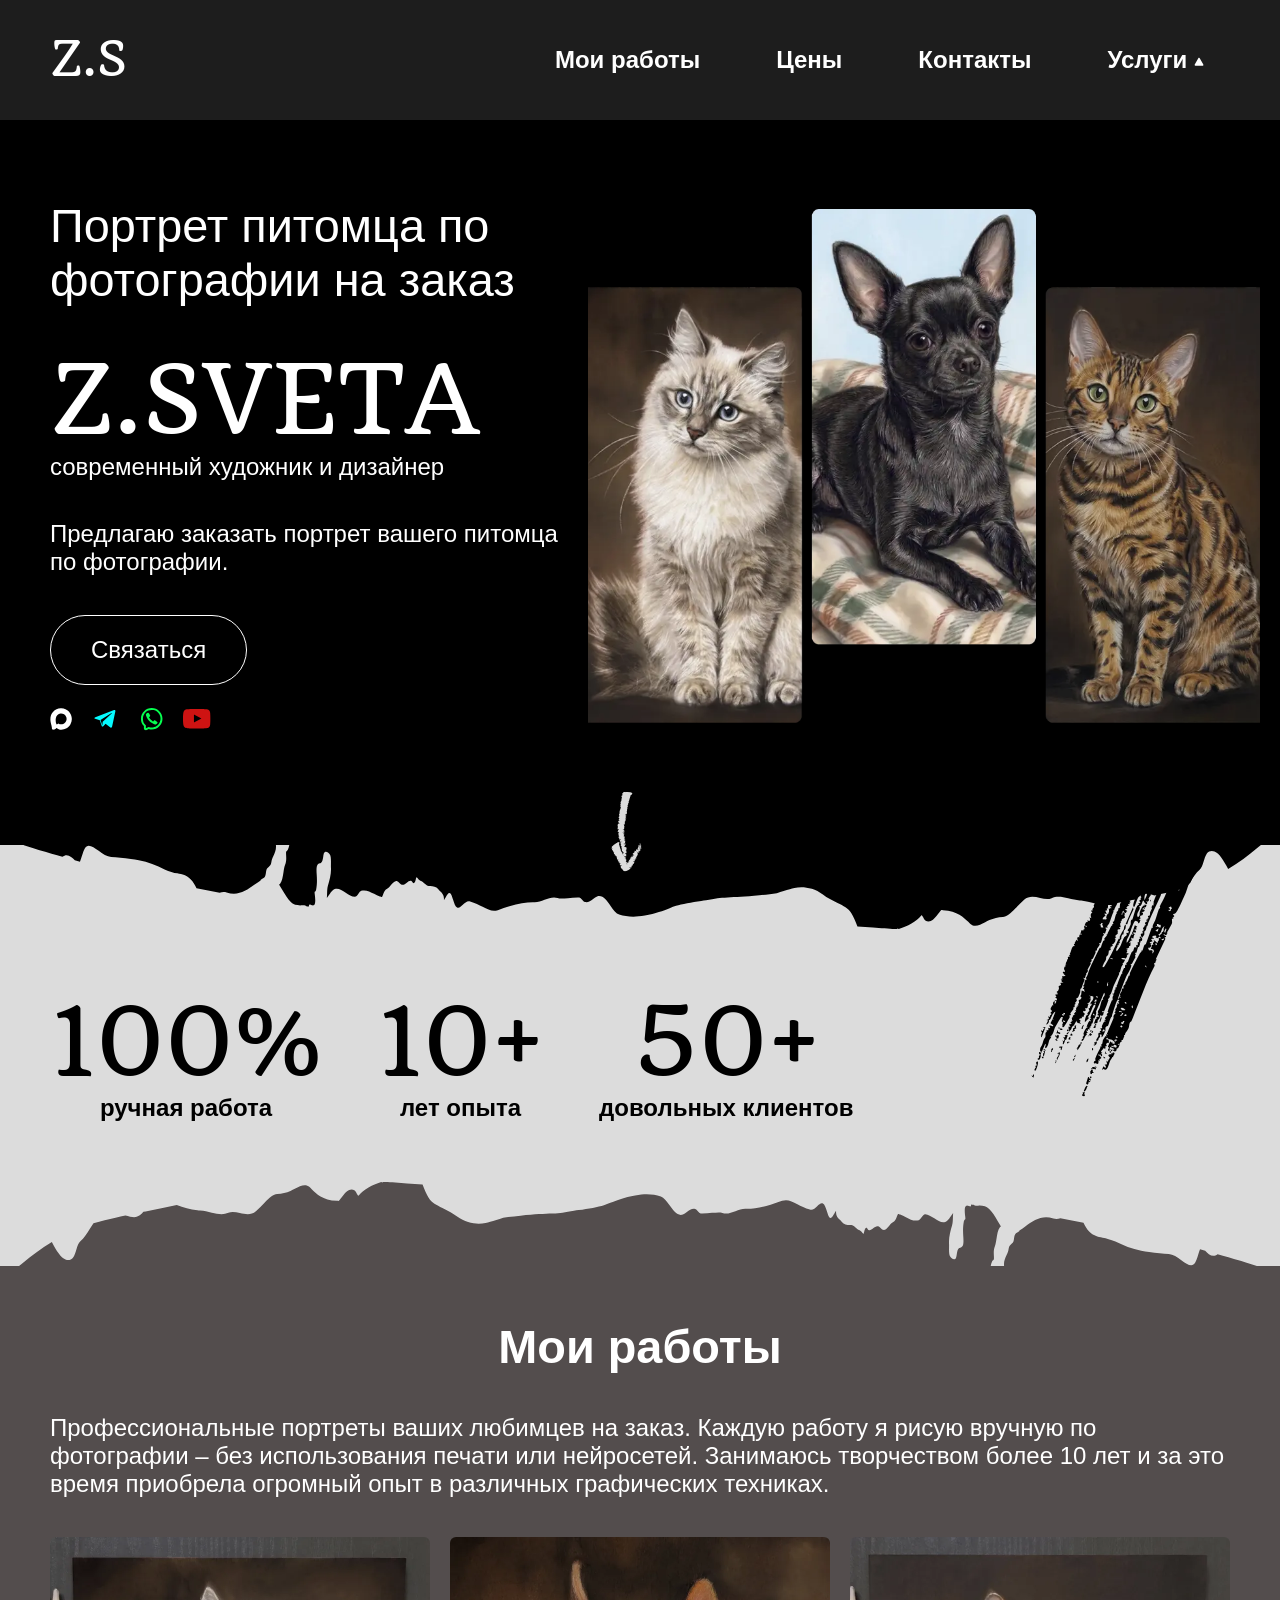
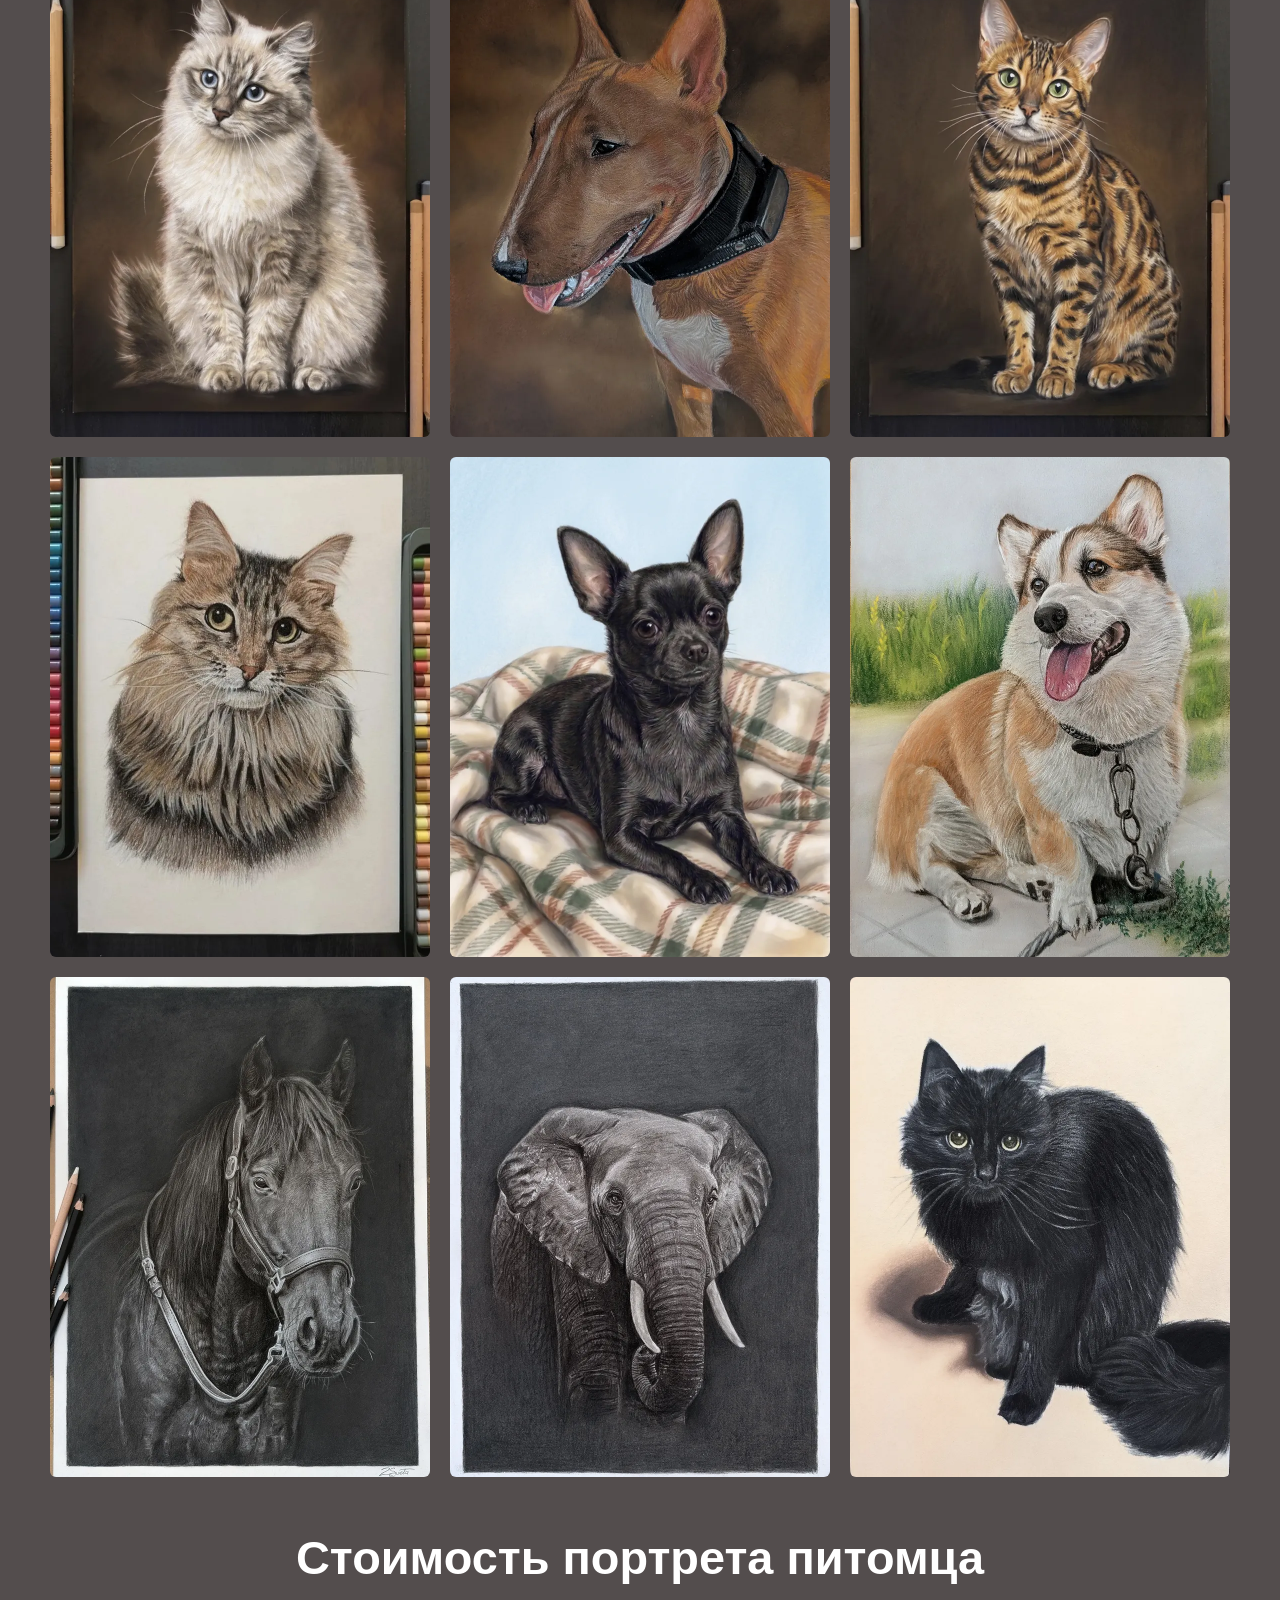
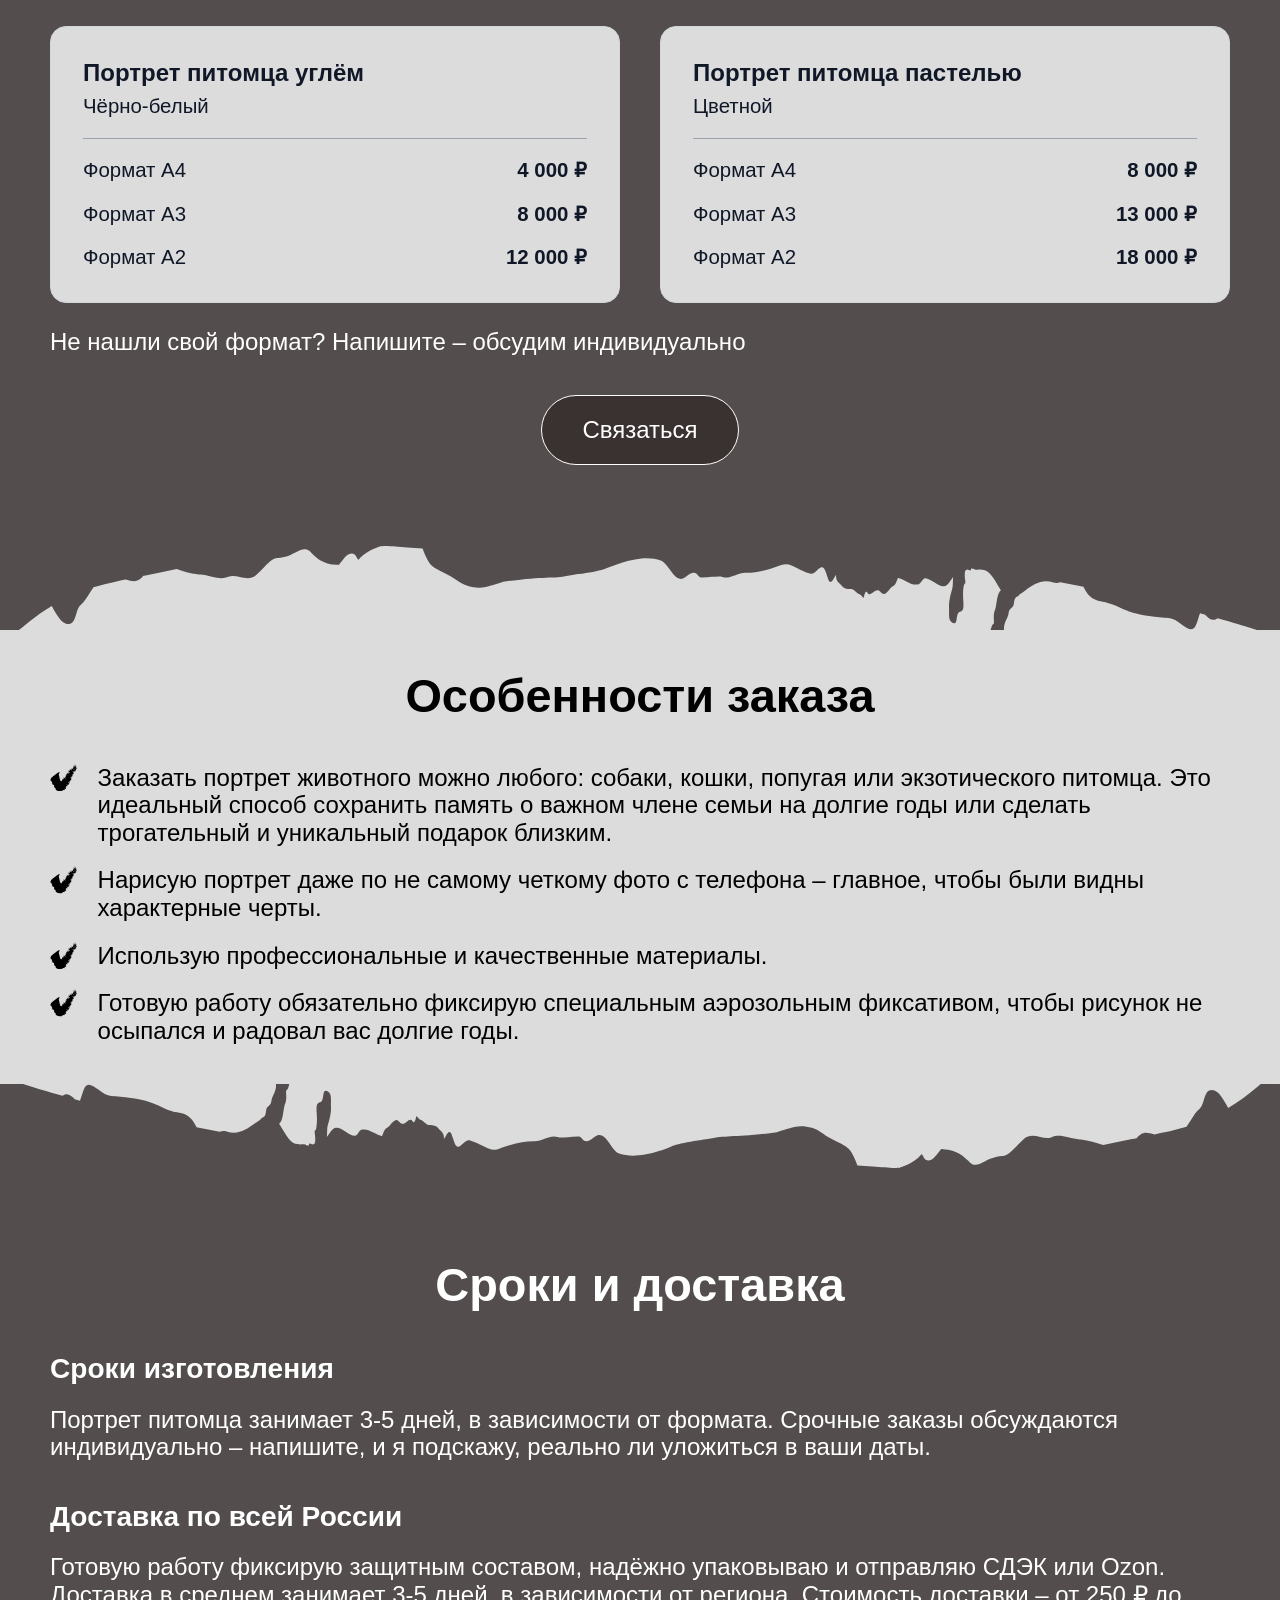
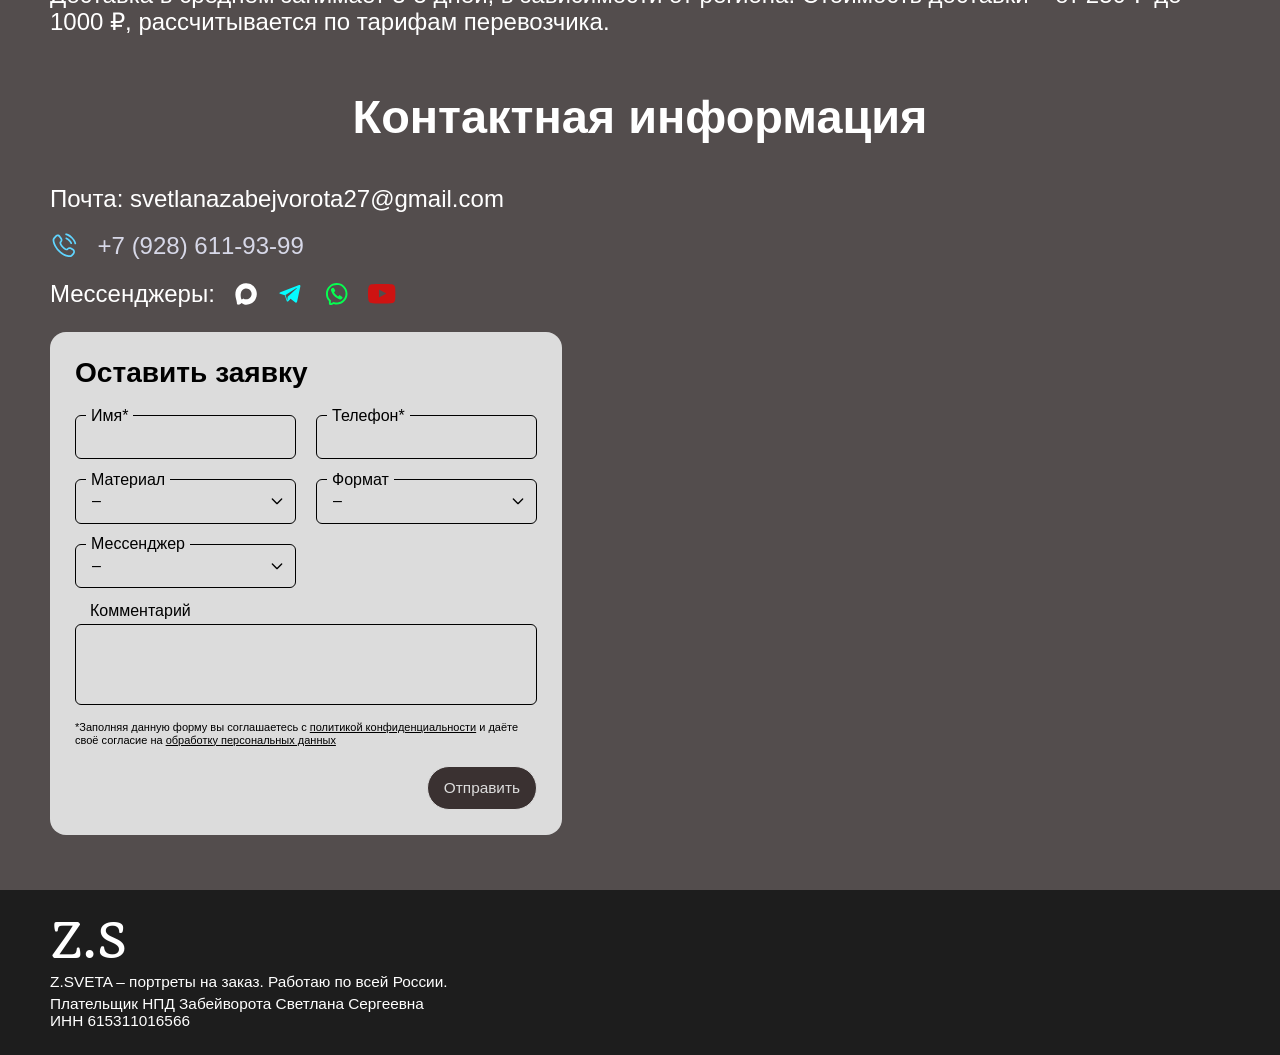
<file: portret-pitomca/index.html>
<!DOCTYPE html><html lang=ru><head><meta charset=utf-8><meta content="width=device-width" name=viewport><meta content="only light" name=color-scheme><meta content=#1D1D1D name=theme-color><link href=/favicon.ico rel=icon sizes=any><link href=/favicon.png rel=icon sizes=120x120 type=image/png><title>Портрет питомца на заказ по фото | Художник Z.SVETA</title><meta content="Закажите портрет питомца по фотографии: собаки, кошки, любимого животного. Ручная работа художника Z.SVETA, опыт 10+ лет, форматы А4–А2, цена от 4 000 ₽, доставка по всей России." name=description><link href=https://zsvetaart.ru/portret-pitomca/ rel=canonical><link href=/_astro/hero-animals.Ci69ZvGA_Z1QKp4x.webp rel=preload as=image><link href=/_astro/Header.mwxm0hwo.css rel=stylesheet></head><body><header class="Zxb Zyb ZJb ZKb ZT"><div class=ZZ><div class="Zi ZMa ZOa Zk Zya"><div class=ZLb><a href=/ class="Zp Zt">Z.S</a></div><div class="Zv ZMb"><button class="Zzb ZNb Zeb" aria-controls=aria-nav aria-expanded=false id=hamburger><span class=ZAb>Открыть меню</span> <svg class=ZOb viewBox="0 0 100 80"><line stroke=currentColor stroke-linecap=round stroke-width=8 x1=20 x2=80 y1=20 y2=20 class="ZPb ZCa ZQb"></line><line stroke=currentColor stroke-linecap=round stroke-width=8 x1=20 x2=80 y1=40 y2=40></line><line stroke=currentColor stroke-linecap=round stroke-width=8 x1=20 x2=80 y1=60 y2=60 class="ZPb ZCa ZQb"></line></svg></button><nav class="Zi Zk ZRb Zc" id=aria-nav><ul class="Zi ZMa Zk ZSb"><li><a href=#my-work class="ZE ZD ZH ZTb ZUb ZVb Zja">Мои работы</a></li><li><a href=#price class="ZE ZD ZH ZTb ZUb ZVb Zja">Цены</a></li><li><a href=#contacts class="ZE ZD ZH ZTb ZUb ZVb Zja">Контакты</a></li><li><button class="ZE ZD ZH ZTb ZUb ZVb Zja ZWb Zeb" aria-controls=submenu aria-expanded=false onclick="this.ariaExpanded=&#34;false&#34;===this.ariaExpanded,submenu.hidden=!submenu.hidden">Услуги <svg aria-hidden=true height=10 width=10 viewBox="0 0 512 512" xmlns=http://www.w3.org/2000/svg><path d="M278.313 48.296a42.67 42.67 0 0 1 15.876 15.876l182.478 319.336c11.691 20.46 4.583 46.523-15.876 58.214a42.67 42.67 0 0 1-21.169 5.621H74.667C51.103 447.343 32 428.241 32 404.677a42.67 42.67 0 0 1 5.622-21.169L220.099 64.172c11.691-20.46 37.755-27.567 58.214-15.876" fill=currentColor fill-rule=evenodd></path></svg></button> <span class=Zja>Услуги</span><ul hidden id=submenu><li><a href=/ >Главная</a></li><li><a href=/portret-pitomca/ >Портрет питомца</a></li></ul></li></ul></nav></div></div></div></header><main><section class=Za><div class=Zb><div class="Ze Zc Zd"><div class="Zi Zj Zf Zg Zh Zk Zl Zm Zn"><div class=Zo><h1 class="Zp Zq Zr Zs">Портрет питомца по фотографии на заказ</h1><p class=Zq><span class="Zt Zu">Z.SVETA</span><br>современный художник и дизайнер</p><p class=Zq>Предлагаю заказать портрет вашего питомца по фотографии.</p><div class="Zi Zv Zw"><svg aria-hidden=true class="Zy ZA ZB ZC Zx Zz"><use href=/icons.svg#arrow></use></svg> <a href=#contacts class="ZE ZD ZH ZG ZF">Связаться</a></div><div class="Zi ZI Zk"><a href=https://max.ru/u/f9LHodD0cOLGi-N418dSYtixaGxYnLXbvNcZDrYfZaHuGHUZ616_oOPVWuE class="Z_a Zzb" title=Max><span class=ZAb>Написать в Max</span> <svg aria-hidden=true class=ZBb height=0.8lh width=0.8lh><use href=/icons.svg#max></use></svg> </a><a href=https://t.me/svetazabey class="Z_a Zzb" title=Telegram><span class=ZAb>Написать в Telegram</span> <svg aria-hidden=true class=ZBb><use href=/icons.svg#telegram></use></svg> </a><a href=https://wa.me/79286119399 class="Z_a Zzb" title=WhatsApp><span class=ZAb>Написать в WhatsApp</span> <svg aria-hidden=true class=ZBb height=0.85lh width=0.85lh><use href=/icons.svg#whatsapp></use></svg> </a><a href=https://www.youtube.com/@ZSvetaArt class="Z_a Zzb" title=YouTube><span class=ZAb>YouTube канал</span> <svg aria-hidden=true class=ZBb><use href=/icons.svg#youtube></use></svg></a></div></div><div class="ZN ZJ ZK ZL ZM ZO ZP ZQ ZR" style="background-image:url('/_astro/hero-animals.Ci69ZvGA_Z1QKp4x.webp')"></div></div></div></div><div class=Zv><div class="Zv ZS"><div class="Zi ZRa Zvb"><svg aria-hidden=true class="Zy ZN ZU Zd Zwb ZT ZV ZW" height=211 width=1440 fill=none preserveAspectRatio=none viewBox="0 0 1440 211" xmlns=http://www.w3.org/2000/svg><path d="M609.778 1.32497C646.717 -1.62511 682.731 15.7598 720.034 14.6482C743.677 13.976 766.911 8.60989 792.555 4.25969C817.366 -0.0812607 849.169 -1.93077 872.978 2.71338C878.805 3.79532 883.43 4.74345 887.536 5.54219C917.635 10.0876 938.706 16.0208 963.019 22.893C980.224 28.0974 997.168 33.371 1014.75 39.0156C1027.89 43.3727 1037.78 46.0297 1060.38 54.6605C1055.91 54.3585 1060.13 56.4573 1066.57 58.266C1073.2 60.2508 1082.82 62.5472 1094.72 66.9483C1095.66 69.8003 1109.77 73.8561 1123.44 77.2472C1127.68 78.5396 1131.78 79.6849 1135.83 80.6732C1152.56 85.8572 1179.41 84.0445 1212.18 86.9269C1235.18 89.2862 1254.05 93.29 1273.75 96.9889C1285.46 99.2523 1297.21 101.581 1308.17 103.613C1327.36 106.891 1341.96 109.643 1361.15 107.446C1362.19 107.347 1363.26 107.242 1364.34 107.131C1375.63 106.429 1387.33 103.689 1400.5 100.552C1404.99 99.5428 1409.66 98.4662 1415.06 97.97L1414.25 98.2126C1416.81 97.9845 1421.22 96.8541 1425.31 96.8748C1428.84 96.8563 1431.8 97.3299 1434.7 97.821C1436.2 98.0853 1437.59 99.2646 1438.61 101.14C1439.62 103.019 1440.19 105.426 1440.19 107.914C1440.19 110.403 1439.61 112.815 1438.62 114.69C1437.63 116.56 1436.33 117.73 1435.06 118.033C1432.63 118.604 1430.34 119.287 1429.27 120.023C1427.94 120.888 1427.45 121.78 1423.27 123.982C1422.95 124.047 1422.03 124.417 1421.7 124.453C1419.72 125.809 1416.61 127.954 1413.33 130.335C1404.53 136.696 1393.89 144.352 1381.68 150.642C1379.1 146.173 1376.61 142.302 1374.07 139.289C1371.63 136.165 1369.09 133.981 1366.31 133.009C1363.51 132.032 1359.97 132.309 1357.91 134.81C1356.07 137.06 1355.01 140.438 1353.9 143.658C1352.74 147.022 1351.5 150.221 1349.32 151.655C1345.66 154.078 1342.46 158.923 1338.88 163.922C1337.56 165.742 1336.2 167.583 1334.81 169.324C1326.24 171.56 1318.07 173.334 1310 174.949C1306.2 175.697 1302.53 176.395 1298.9 177.075C1294.47 176.025 1290.49 175.154 1287.11 175.576C1284.1 175.953 1281.35 178.107 1278.62 180.785C1276.91 181.095 1275.19 181.404 1273.49 181.713C1262.5 183.698 1251.65 185.641 1241.16 187.699C1233.91 185.348 1226.08 183.073 1217.92 182.23C1216.88 182.134 1215.85 182.06 1214.78 182.012C1210.48 181.822 1206.11 180.772 1201.72 179.866C1195.24 178.524 1188.72 177.496 1183.08 179.783C1179.32 181.311 1174.8 180.491 1170.17 179.614C1163.93 178.443 1157.62 177.128 1152.11 181.404C1148.61 184.098 1145.31 187.235 1142.13 190.09C1137.1 194.633 1132.36 198.455 1128.21 198.592C1122.76 198.769 1117.81 200.138 1113.18 201.717C1111.51 202.425 1109.9 203.188 1108.32 203.915C1102.05 206.821 1096.38 209.181 1091.73 205.551C1091.02 205.001 1090.23 204.284 1089.31 203.461C1084.31 198.985 1077.36 192.623 1060.86 191.736C1060.24 191.692 1059.61 191.663 1058.97 191.649C1057.73 192.728 1055.87 195.084 1053.78 197.407C1050.35 201.17 1046.29 204.845 1040.95 202.137C1040.16 201.731 1039.41 200.423 1038.71 199.221C1037.81 197.692 1036.98 196.342 1036.17 197.259C1033.82 199.942 1030.11 202.73 1024.92 205.328C1021.11 207.236 1016.43 209.011 1011.12 210.484C1010.67 210.367 1010.22 210.245 1009.76 210.119C1009.02 211.433 993.661 209.812 982.087 209.195C976.32 208.809 970.494 208.409 964.604 207.98C962.462 202.91 960.233 198.286 957.618 194.613C954.202 189.813 948.977 187.556 942.268 184.638C939.492 183.43 936.486 182.112 933.143 180.435C930.832 179.187 928.362 177.744 925.747 176.005C914.635 168.623 901.812 167.823 893.724 169.572C892.001 169.938 890.292 170.353 888.48 170.82C884.311 171.934 879.191 173.207 873.895 174.851C868.111 175.665 861.355 176.307 854.387 176.915C837.463 178.411 827.76 178.655 818.532 178.988C814.003 179.165 810.143 179.373 807.149 179.875C803.412 180.502 798.996 181.112 794.319 181.763C792.579 182.003 790.727 182.248 788.892 182.497C778.173 183.943 766.958 185.535 760.576 187.421C758.29 188.094 755.926 188.915 753.353 189.795C746.222 192.233 737.56 195.188 725.465 197.115C712.822 199.136 704.849 198.266 696.543 196.096C693.192 195.213 690.07 191.414 686.947 187.485C682.405 181.914 677.778 176.096 671.743 178.051C670.344 178.507 668.852 179.479 667.274 180.498C664.369 182.372 661.373 184.398 658.054 183.643C656.885 183.381 655.904 182.352 654.907 181.345C653.815 180.236 652.739 179.153 651.546 179.125C647.008 179.023 642.85 179.404 638.932 179.751C634.042 180.193 629.846 180.562 627.248 179.71C622.696 178.187 617.593 179.801 612.623 181.437C608.74 182.688 604.874 183.957 601.075 183.841C593.26 183.606 583.67 185.149 573.076 187.886C568.897 188.994 564.486 190.3 560.062 191.761C554.375 193.672 549.246 191.378 542.942 188.424C538.974 186.587 534.421 184.49 528.871 183.006C525.716 182.165 523.036 184.383 520.656 186.429C518.444 188.315 516.383 190.058 514.197 189.152C512.266 188.35 510.969 184.757 509.736 181.345C508.352 177.547 507.104 173.975 505.118 174.723C504.064 175.121 502.812 176.962 501.317 179.149C500.726 180.014 500.094 180.93 499.424 181.837C499.442 181.102 499.436 180.445 499.425 179.948C499.347 176.435 497.254 174.632 495.19 172.866C494.372 172.16 493.567 171.463 492.895 170.663C490.429 167.716 485.855 167.331 482.347 167.549C480.855 167.64 479.515 166.581 477.927 165.344C476.521 164.246 474.934 163.007 472.924 162.311C471.777 161.914 470.88 160.915 470.137 160.081C469.6 159.477 469.142 158.962 468.725 158.833C468.364 158.722 468.097 159.735 467.797 160.876C467.58 161.698 467.345 162.588 467.045 163.172C466.334 164.568 465.392 165.005 464.714 164.576C464.401 164.378 464.148 163.992 463.897 163.607C463.605 163.159 463.314 162.708 462.924 162.556C461.131 161.861 459.425 163.048 457.65 164.28C455.703 165.635 453.644 167.042 451.341 166.075C450.614 165.771 449.831 165.053 449.071 164.357C448.277 163.628 447.505 162.925 446.857 162.747C444.226 162.026 441.817 164.591 439.597 166.95C438.117 168.519 436.741 169.995 435.43 170.354C433.031 171.012 431.798 174.055 430.889 176.301C430.418 177.466 430.033 178.422 429.615 178.717C429.224 178.642 428.828 178.55 428.439 178.45C428.08 178.236 427.708 178.014 427.366 178.095C427.34 178.101 427.315 178.114 427.289 178.121C425.106 177.436 422.965 176.443 420.838 175.454C416.061 173.23 411.315 171.029 406.406 172.428C405.346 172.729 404.287 173.997 403.208 175.285C401.887 176.863 400.534 178.477 399.121 178.392C395.751 178.189 392.317 176.205 388.934 174.249C383.846 171.308 378.873 168.435 374.421 171.788C372.952 172.895 371.534 174.718 370.113 176.555C369.32 177.578 368.524 178.611 367.719 179.515C367.86 177.862 367.922 176.312 367.98 174.866C368.1 171.887 368.203 169.336 368.95 167.157C370.717 162.006 372.695 154.924 372.357 149.794C372.266 148.402 372.286 146.849 372.311 145.286C372.375 141.363 372.438 137.356 370.667 135.581C369.472 134.384 366.417 131.642 364.561 134.679C364.157 135.34 363.929 136.64 363.675 138.084C363.219 140.68 362.675 143.753 360.876 144.502C360.574 144.628 360.244 144.742 359.903 144.85C358.543 145.279 357.022 145.753 356.49 147.842C355.879 150.249 356.073 152.989 356.3 156.182C356.596 160.342 356.947 165.283 355.645 171.271C355.387 172.455 354.859 172.87 354.46 173.184C354.178 173.405 353.964 173.582 353.949 173.937C353.932 174.345 354.04 175.191 354.177 176.261C354.661 180.035 355.501 186.631 352.539 186.969C351.737 187.06 350.807 186.763 349.976 186.495C348.75 186.1 347.733 185.774 347.619 186.858C347.576 187.269 347.549 187.715 347.528 188.176C346.557 188.065 345.586 187.954 344.616 187.843C343.35 186.578 341.611 186.722 339.444 186.907C338.918 186.952 338.364 186.995 337.788 187.024C335.867 186.794 333.947 186.566 332.032 186.33C330.506 185.813 328.879 184.953 327.154 183.571C323.709 180.803 320.637 176.188 317.653 171.673C316.396 169.771 315.151 167.883 313.894 166.162C314.367 165.939 314.793 165.678 315.118 165.323C317.343 162.894 318.169 158.181 318.927 153.844C319.431 150.958 319.907 148.238 320.748 146.472C322.287 143.238 322.056 139.494 321.886 136.725C321.798 135.289 321.729 134.113 321.929 133.41C322.09 132.846 322.483 132.575 322.883 132.295C323.232 132.05 323.594 131.794 323.819 131.338C326.558 125.799 325.642 122.631 324.311 118.02C323.578 115.477 322.72 112.493 322.276 108.431C321.88 104.128 321.961 102.866 323.417 101.121C322.22 99.015 321.012 96.9092 319.805 94.8032C319.35 94.9502 319.028 96.2872 318.582 98.5069C317.786 102.471 314.98 103.967 312.796 105.136C311.784 105.677 310.904 106.15 310.414 106.765C307.81 110.034 308.668 114.502 309.424 118.434C309.84 120.599 310.224 122.602 309.983 124.152C309.88 124.815 310.057 125.468 310.235 126.134C310.372 126.649 310.514 127.172 310.529 127.713C310.635 131.64 309.122 134.586 307.696 137.321C306.88 138.887 306.103 140.389 305.687 141.965C305.56 142.445 305.461 142.934 305.369 143.409C305.234 144.102 305.103 144.763 304.888 145.331C304.399 146.625 303.36 147.511 302.223 148.476C301.64 148.971 301.032 149.487 300.459 150.093C299.717 150.877 299.473 152.436 299.216 154.064C299.034 155.215 298.843 156.4 298.47 157.381C297.794 159.154 296.378 159.815 295.067 160.429C294.495 160.696 293.932 160.962 293.464 161.299C293.273 161.437 293.186 161.705 293.172 162.072C291 163.342 288.934 164.636 286.929 165.903C276.905 172.253 268.123 177.758 254.942 174.107C252.449 173.417 249.74 173.61 247.058 174.242C238.449 172.846 229.788 171.397 221.062 169.905C219.293 166.392 217.184 163.452 214.68 161.158C209.873 156.853 205.221 155.989 199.481 154.971C195.258 154.217 190.698 153.372 185.185 150.989C176.137 146.982 166.59 143.613 156.126 141.925C153.182 141.464 150.179 141.038 147.234 140.654C139.147 139.648 131.29 138.935 125.057 138.651C120.468 138.436 115.458 135.312 111.012 132.398C104.51 128.302 98.8 124.619 95.3814 130.024C94.2458 131.751 93.1684 134.746 92.1305 137.655C91.3913 139.727 90.668 141.75 89.9631 143.257C88.0849 142.797 86.0364 142.342 84.1457 141.875C80.7482 138.293 75.3197 134.452 70.2322 138.449C68.1886 137.952 66.1933 137.455 64.3067 136.95C60.0096 135.891 56.006 134.81 51.7825 133.708C50.4388 133.344 49.0769 132.977 47.6794 132.607C47.6663 132.603 47.6532 132.599 47.6402 132.595C44.9175 131.85 42.1289 131.094 39.3402 130.324C38.1687 129.995 37.0162 129.666 35.8151 129.334C32.8889 128.494 29.7855 127.635 26.8748 126.757C25.2793 126.289 23.7228 125.821 22.1386 125.341C19.552 124.561 17.0176 123.765 14.4255 122.947C10.2857 121.628 6.18347 120.25 2.13369 118.848C1.4756 118.617 0.862504 117.981 0.445307 117.047C0.0276103 116.112 -0.1687 114.961 -0.0957952 113.791C-0.0225826 112.62 0.316526 111.499 0.846964 110.626C1.37616 109.756 2.05947 109.214 2.73674 109.07C6.91038 108.203 11.0623 107.329 15.1984 106.417C17.7865 105.856 20.3045 105.27 22.8656 104.687C24.4364 104.327 25.9727 103.968 27.5508 103.603C30.4268 102.913 33.494 102.213 36.3792 101.508C37.5647 101.231 38.6988 100.951 39.8551 100.669C42.6103 100.011 45.3655 99.3504 48.059 98.6855C48.0756 98.6816 48.0922 98.6777 48.1088 98.6738C49.479 98.3471 50.8083 98.0178 52.1256 97.6898C56.2892 96.6921 60.2386 95.6898 64.4789 94.6913C66.555 94.1517 68.8698 93.6223 71.0609 93.0844C72.2719 92.7849 73.504 92.4832 74.7364 92.1842C75.4101 92.025 76.1053 91.8671 76.7521 91.7081C92.2484 87.9491 107.646 84.2404 123.082 80.6403C130.952 78.8284 138.539 77.0446 146.465 75.2836C154.028 73.5456 161.803 71.8309 169.482 70.1444C184.955 66.7514 200.418 63.4736 215.9 60.3055C314.096 40.1645 412.735 22.9544 511.407 11.1536C525.486 9.4586 539.85 7.8836 553.986 6.43072C558.805 5.93442 563.748 5.4483 568.474 4.98144C577.877 4.07431 586.994 3.22565 596.451 2.42407C600.755 2.04839 605.236 1.68327 609.778 1.32497Z" fill=currentColor></path></svg></div><div class="ZY ZW ZX"><div class="Zv ZZ"><svg aria-hidden=true class="Zy ZT Z_ hidden Zaa Zba Zca Zda Zea Zfa"><use href=/icons.svg#stroke></use></svg><ul class="Zi Zj Zga Zha"><li class="Zi Zj Zia Zja"><span class="Zt Zu Zr">100%</span> ручная работа</li><li class="Zi Zj Zia Zja"><span class="Zt Zu Zr">10+</span>лет опыта</li><li class="Zi Zj Zia Zja"><span class="Zt Zu Zr">50+</span>довольных клиентов</li></ul></div></div><div class="Zi ZRa Zvb"><svg aria-hidden=true class="Zy ZN ZU Zd Zwb Zla Zka Zma Zna" height=211 width=1440 fill=none preserveAspectRatio=none viewBox="0 0 1440 211" xmlns=http://www.w3.org/2000/svg><path d="M609.778 1.32497C646.717 -1.62511 682.731 15.7598 720.034 14.6482C743.677 13.976 766.911 8.60989 792.555 4.25969C817.366 -0.0812607 849.169 -1.93077 872.978 2.71338C878.805 3.79532 883.43 4.74345 887.536 5.54219C917.635 10.0876 938.706 16.0208 963.019 22.893C980.224 28.0974 997.168 33.371 1014.75 39.0156C1027.89 43.3727 1037.78 46.0297 1060.38 54.6605C1055.91 54.3585 1060.13 56.4573 1066.57 58.266C1073.2 60.2508 1082.82 62.5472 1094.72 66.9483C1095.66 69.8003 1109.77 73.8561 1123.44 77.2472C1127.68 78.5396 1131.78 79.6849 1135.83 80.6732C1152.56 85.8572 1179.41 84.0445 1212.18 86.9269C1235.18 89.2862 1254.05 93.29 1273.75 96.9889C1285.46 99.2523 1297.21 101.581 1308.17 103.613C1327.36 106.891 1341.96 109.643 1361.15 107.446C1362.19 107.347 1363.26 107.242 1364.34 107.131C1375.63 106.429 1387.33 103.689 1400.5 100.552C1404.99 99.5428 1409.66 98.4662 1415.06 97.97L1414.25 98.2126C1416.81 97.9845 1421.22 96.8541 1425.31 96.8748C1428.84 96.8563 1431.8 97.3299 1434.7 97.821C1436.2 98.0853 1437.59 99.2646 1438.61 101.14C1439.62 103.019 1440.19 105.426 1440.19 107.914C1440.19 110.403 1439.61 112.815 1438.62 114.69C1437.63 116.56 1436.33 117.73 1435.06 118.033C1432.63 118.604 1430.34 119.287 1429.27 120.023C1427.94 120.888 1427.45 121.78 1423.27 123.982C1422.95 124.047 1422.03 124.417 1421.7 124.453C1419.72 125.809 1416.61 127.954 1413.33 130.335C1404.53 136.696 1393.89 144.352 1381.68 150.642C1379.1 146.173 1376.61 142.302 1374.07 139.289C1371.63 136.165 1369.09 133.981 1366.31 133.009C1363.51 132.032 1359.97 132.309 1357.91 134.81C1356.07 137.06 1355.01 140.438 1353.9 143.658C1352.74 147.022 1351.5 150.221 1349.32 151.655C1345.66 154.078 1342.46 158.923 1338.88 163.922C1337.56 165.742 1336.2 167.583 1334.81 169.324C1326.24 171.56 1318.07 173.334 1310 174.949C1306.2 175.697 1302.53 176.395 1298.9 177.075C1294.47 176.025 1290.49 175.154 1287.11 175.576C1284.1 175.953 1281.35 178.107 1278.62 180.785C1276.91 181.095 1275.19 181.404 1273.49 181.713C1262.5 183.698 1251.65 185.641 1241.16 187.699C1233.91 185.348 1226.08 183.073 1217.92 182.23C1216.88 182.134 1215.85 182.06 1214.78 182.012C1210.48 181.822 1206.11 180.772 1201.72 179.866C1195.24 178.524 1188.72 177.496 1183.08 179.783C1179.32 181.311 1174.8 180.491 1170.17 179.614C1163.93 178.443 1157.62 177.128 1152.11 181.404C1148.61 184.098 1145.31 187.235 1142.13 190.09C1137.1 194.633 1132.36 198.455 1128.21 198.592C1122.76 198.769 1117.81 200.138 1113.18 201.717C1111.51 202.425 1109.9 203.188 1108.32 203.915C1102.05 206.821 1096.38 209.181 1091.73 205.551C1091.02 205.001 1090.23 204.284 1089.31 203.461C1084.31 198.985 1077.36 192.623 1060.86 191.736C1060.24 191.692 1059.61 191.663 1058.97 191.649C1057.73 192.728 1055.87 195.084 1053.78 197.407C1050.35 201.17 1046.29 204.845 1040.95 202.137C1040.16 201.731 1039.41 200.423 1038.71 199.221C1037.81 197.692 1036.98 196.342 1036.17 197.259C1033.82 199.942 1030.11 202.73 1024.92 205.328C1021.11 207.236 1016.43 209.011 1011.12 210.484C1010.67 210.367 1010.22 210.245 1009.76 210.119C1009.02 211.433 993.661 209.812 982.087 209.195C976.32 208.809 970.494 208.409 964.604 207.98C962.462 202.91 960.233 198.286 957.618 194.613C954.202 189.813 948.977 187.556 942.268 184.638C939.492 183.43 936.486 182.112 933.143 180.435C930.832 179.187 928.362 177.744 925.747 176.005C914.635 168.623 901.812 167.823 893.724 169.572C892.001 169.938 890.292 170.353 888.48 170.82C884.311 171.934 879.191 173.207 873.895 174.851C868.111 175.665 861.355 176.307 854.387 176.915C837.463 178.411 827.76 178.655 818.532 178.988C814.003 179.165 810.143 179.373 807.149 179.875C803.412 180.502 798.996 181.112 794.319 181.763C792.579 182.003 790.727 182.248 788.892 182.497C778.173 183.943 766.958 185.535 760.576 187.421C758.29 188.094 755.926 188.915 753.353 189.795C746.222 192.233 737.56 195.188 725.465 197.115C712.822 199.136 704.849 198.266 696.543 196.096C693.192 195.213 690.07 191.414 686.947 187.485C682.405 181.914 677.778 176.096 671.743 178.051C670.344 178.507 668.852 179.479 667.274 180.498C664.369 182.372 661.373 184.398 658.054 183.643C656.885 183.381 655.904 182.352 654.907 181.345C653.815 180.236 652.739 179.153 651.546 179.125C647.008 179.023 642.85 179.404 638.932 179.751C634.042 180.193 629.846 180.562 627.248 179.71C622.696 178.187 617.593 179.801 612.623 181.437C608.74 182.688 604.874 183.957 601.075 183.841C593.26 183.606 583.67 185.149 573.076 187.886C568.897 188.994 564.486 190.3 560.062 191.761C554.375 193.672 549.246 191.378 542.942 188.424C538.974 186.587 534.421 184.49 528.871 183.006C525.716 182.165 523.036 184.383 520.656 186.429C518.444 188.315 516.383 190.058 514.197 189.152C512.266 188.35 510.969 184.757 509.736 181.345C508.352 177.547 507.104 173.975 505.118 174.723C504.064 175.121 502.812 176.962 501.317 179.149C500.726 180.014 500.094 180.93 499.424 181.837C499.442 181.102 499.436 180.445 499.425 179.948C499.347 176.435 497.254 174.632 495.19 172.866C494.372 172.16 493.567 171.463 492.895 170.663C490.429 167.716 485.855 167.331 482.347 167.549C480.855 167.64 479.515 166.581 477.927 165.344C476.521 164.246 474.934 163.007 472.924 162.311C471.777 161.914 470.88 160.915 470.137 160.081C469.6 159.477 469.142 158.962 468.725 158.833C468.364 158.722 468.097 159.735 467.797 160.876C467.58 161.698 467.345 162.588 467.045 163.172C466.334 164.568 465.392 165.005 464.714 164.576C464.401 164.378 464.148 163.992 463.897 163.607C463.605 163.159 463.314 162.708 462.924 162.556C461.131 161.861 459.425 163.048 457.65 164.28C455.703 165.635 453.644 167.042 451.341 166.075C450.614 165.771 449.831 165.053 449.071 164.357C448.277 163.628 447.505 162.925 446.857 162.747C444.226 162.026 441.817 164.591 439.597 166.95C438.117 168.519 436.741 169.995 435.43 170.354C433.031 171.012 431.798 174.055 430.889 176.301C430.418 177.466 430.033 178.422 429.615 178.717C429.224 178.642 428.828 178.55 428.439 178.45C428.08 178.236 427.708 178.014 427.366 178.095C427.34 178.101 427.315 178.114 427.289 178.121C425.106 177.436 422.965 176.443 420.838 175.454C416.061 173.23 411.315 171.029 406.406 172.428C405.346 172.729 404.287 173.997 403.208 175.285C401.887 176.863 400.534 178.477 399.121 178.392C395.751 178.189 392.317 176.205 388.934 174.249C383.846 171.308 378.873 168.435 374.421 171.788C372.952 172.895 371.534 174.718 370.113 176.555C369.32 177.578 368.524 178.611 367.719 179.515C367.86 177.862 367.922 176.312 367.98 174.866C368.1 171.887 368.203 169.336 368.95 167.157C370.717 162.006 372.695 154.924 372.357 149.794C372.266 148.402 372.286 146.849 372.311 145.286C372.375 141.363 372.438 137.356 370.667 135.581C369.472 134.384 366.417 131.642 364.561 134.679C364.157 135.34 363.929 136.64 363.675 138.084C363.219 140.68 362.675 143.753 360.876 144.502C360.574 144.628 360.244 144.742 359.903 144.85C358.543 145.279 357.022 145.753 356.49 147.842C355.879 150.249 356.073 152.989 356.3 156.182C356.596 160.342 356.947 165.283 355.645 171.271C355.387 172.455 354.859 172.87 354.46 173.184C354.178 173.405 353.964 173.582 353.949 173.937C353.932 174.345 354.04 175.191 354.177 176.261C354.661 180.035 355.501 186.631 352.539 186.969C351.737 187.06 350.807 186.763 349.976 186.495C348.75 186.1 347.733 185.774 347.619 186.858C347.576 187.269 347.549 187.715 347.528 188.176C346.557 188.065 345.586 187.954 344.616 187.843C343.35 186.578 341.611 186.722 339.444 186.907C338.918 186.952 338.364 186.995 337.788 187.024C335.867 186.794 333.947 186.566 332.032 186.33C330.506 185.813 328.879 184.953 327.154 183.571C323.709 180.803 320.637 176.188 317.653 171.673C316.396 169.771 315.151 167.883 313.894 166.162C314.367 165.939 314.793 165.678 315.118 165.323C317.343 162.894 318.169 158.181 318.927 153.844C319.431 150.958 319.907 148.238 320.748 146.472C322.287 143.238 322.056 139.494 321.886 136.725C321.798 135.289 321.729 134.113 321.929 133.41C322.09 132.846 322.483 132.575 322.883 132.295C323.232 132.05 323.594 131.794 323.819 131.338C326.558 125.799 325.642 122.631 324.311 118.02C323.578 115.477 322.72 112.493 322.276 108.431C321.88 104.128 321.961 102.866 323.417 101.121C322.22 99.015 321.012 96.9092 319.805 94.8032C319.35 94.9502 319.028 96.2872 318.582 98.5069C317.786 102.471 314.98 103.967 312.796 105.136C311.784 105.677 310.904 106.15 310.414 106.765C307.81 110.034 308.668 114.502 309.424 118.434C309.84 120.599 310.224 122.602 309.983 124.152C309.88 124.815 310.057 125.468 310.235 126.134C310.372 126.649 310.514 127.172 310.529 127.713C310.635 131.64 309.122 134.586 307.696 137.321C306.88 138.887 306.103 140.389 305.687 141.965C305.56 142.445 305.461 142.934 305.369 143.409C305.234 144.102 305.103 144.763 304.888 145.331C304.399 146.625 303.36 147.511 302.223 148.476C301.64 148.971 301.032 149.487 300.459 150.093C299.717 150.877 299.473 152.436 299.216 154.064C299.034 155.215 298.843 156.4 298.47 157.381C297.794 159.154 296.378 159.815 295.067 160.429C294.495 160.696 293.932 160.962 293.464 161.299C293.273 161.437 293.186 161.705 293.172 162.072C291 163.342 288.934 164.636 286.929 165.903C276.905 172.253 268.123 177.758 254.942 174.107C252.449 173.417 249.74 173.61 247.058 174.242C238.449 172.846 229.788 171.397 221.062 169.905C219.293 166.392 217.184 163.452 214.68 161.158C209.873 156.853 205.221 155.989 199.481 154.971C195.258 154.217 190.698 153.372 185.185 150.989C176.137 146.982 166.59 143.613 156.126 141.925C153.182 141.464 150.179 141.038 147.234 140.654C139.147 139.648 131.29 138.935 125.057 138.651C120.468 138.436 115.458 135.312 111.012 132.398C104.51 128.302 98.8 124.619 95.3814 130.024C94.2458 131.751 93.1684 134.746 92.1305 137.655C91.3913 139.727 90.668 141.75 89.9631 143.257C88.0849 142.797 86.0364 142.342 84.1457 141.875C80.7482 138.293 75.3197 134.452 70.2322 138.449C68.1886 137.952 66.1933 137.455 64.3067 136.95C60.0096 135.891 56.006 134.81 51.7825 133.708C50.4388 133.344 49.0769 132.977 47.6794 132.607C47.6663 132.603 47.6532 132.599 47.6402 132.595C44.9175 131.85 42.1289 131.094 39.3402 130.324C38.1687 129.995 37.0162 129.666 35.8151 129.334C32.8889 128.494 29.7855 127.635 26.8748 126.757C25.2793 126.289 23.7228 125.821 22.1386 125.341C19.552 124.561 17.0176 123.765 14.4255 122.947C10.2857 121.628 6.18347 120.25 2.13369 118.848C1.4756 118.617 0.862504 117.981 0.445307 117.047C0.0276103 116.112 -0.1687 114.961 -0.0957952 113.791C-0.0225826 112.62 0.316526 111.499 0.846964 110.626C1.37616 109.756 2.05947 109.214 2.73674 109.07C6.91038 108.203 11.0623 107.329 15.1984 106.417C17.7865 105.856 20.3045 105.27 22.8656 104.687C24.4364 104.327 25.9727 103.968 27.5508 103.603C30.4268 102.913 33.494 102.213 36.3792 101.508C37.5647 101.231 38.6988 100.951 39.8551 100.669C42.6103 100.011 45.3655 99.3504 48.059 98.6855C48.0756 98.6816 48.0922 98.6777 48.1088 98.6738C49.479 98.3471 50.8083 98.0178 52.1256 97.6898C56.2892 96.6921 60.2386 95.6898 64.4789 94.6913C66.555 94.1517 68.8698 93.6223 71.0609 93.0844C72.2719 92.7849 73.504 92.4832 74.7364 92.1842C75.4101 92.025 76.1053 91.8671 76.7521 91.7081C92.2484 87.9491 107.646 84.2404 123.082 80.6403C130.952 78.8284 138.539 77.0446 146.465 75.2836C154.028 73.5456 161.803 71.8309 169.482 70.1444C184.955 66.7514 200.418 63.4736 215.9 60.3055C314.096 40.1645 412.735 22.9544 511.407 11.1536C525.486 9.4586 539.85 7.8836 553.986 6.43072C558.805 5.93442 563.748 5.4483 568.474 4.98144C577.877 4.07431 586.994 3.22565 596.451 2.42407C600.755 2.04839 605.236 1.68327 609.778 1.32497Z" fill=currentColor></path></svg></div></div><svg aria-hidden=true class="Zy ZT Z_ hidden Zoa Zpa Zqa Zx"><use href=/icons.svg#arrow></use></svg></div></section><script type=module>var e=()=>{const e=document.querySelector("header").scrollHeight;document.documentElement.style.setProperty("--header-height",e+"px")},t=()=>{submenu.previousElementSibling.previousElementSibling.setAttribute("aria-expanded",!1),submenu.hidden=!0};e(),window.addEventListener("resize",e),window.addEventListener("keydown",e=>{"Escape"===e.key&&(t(),hamburger.setAttribute("aria-expanded",!1))}),window.addEventListener("click",e=>{(e.target.closest("nav")||!e.target.closest("nav")&&!hamburger.contains(e.target))&&hamburger.setAttribute("aria-expanded",!1),submenu.previousElementSibling.previousElementSibling.contains(e.target)||submenu.contains(e.target)||t()}),hamburger.addEventListener("click",e=>{const t="true"===hamburger.getAttribute("aria-expanded");hamburger.setAttribute("aria-expanded",!t)})</script><section class=Zm id=my-work><div class=ZZ><h2 class="Zia Zp Zc">Мои работы</h2><p class=Zra>Профессиональные портреты ваших любимцев на заказ. Каждую работу я рисую вручную по фотографии – без использования печати или нейросетей. Занимаюсь творчеством более 10 лет и за это время приобрела огромный опыт в различных графических техниках.</p><div class="ZI Zsa Zra Zta"><div class="Zv ZDb ZEb ZFb"><img alt="Портрет белой кошки по фотографии" src=/_astro/cat-white.kqNSrMjy_Z1PbD73.webp class="aspect-[380/500] bg-primary object-cover rounded-[0.375rem] w-full" decoding=async height=1000 loading=lazy width=760></div><div class="Zv ZDb ZEb ZFb"><img alt="Портрет собаки породы бультерьер пастелью" src=/_astro/dog-bull-terrier.Do3a7A8l_1tSRXw.webp class="aspect-[380/500] bg-primary object-cover rounded-[0.375rem] w-full" decoding=async height=1000 loading=lazy width=760></div><div class="Zv ZDb ZEb ZFb"><img alt="Портрет кошки с леопардовым окрасом" src=/_astro/cat-leopard.0fBg-ve1_ZU2mGR.webp class="aspect-[380/500] bg-primary object-cover rounded-[0.375rem] w-full" decoding=async height=1000 loading=lazy width=760></div><div class="Zv ZDb ZEb ZFb"><img alt="Портрет разноцветного кота по фото" src=/_astro/cat-ginger.CKatHHyo_Z2tfSty.webp class="aspect-[380/500] bg-primary object-cover rounded-[0.375rem] w-full" decoding=async height=1000 loading=lazy width=760></div><div class="Zv ZDb ZEb ZFb"><img alt="Портрет чёрной собак породы чихуахуа по фотографии" src=/_astro/dog-black.DOwYcNSG_ZH2Y2k.webp class="aspect-[380/500] bg-primary object-cover rounded-[0.375rem] w-full" decoding=async height=1000 loading=lazy width=760></div><div class="Zv ZDb ZEb ZFb"><img alt="Портрет собаки породы корги пастелью по фото" src=/_astro/dog-corgi.BduC_L-t_zyUyP.webp class="aspect-[380/500] bg-primary object-cover rounded-[0.375rem] w-full" decoding=async height=1000 loading=lazy width=760></div><div class="Zv ZDb ZEb ZFb"><img alt="Портрет лошади карандашом" src=/_astro/horse.bwxuq5jc_3Wwtv.webp class="aspect-[380/500] bg-primary object-cover rounded-[0.375rem] w-full" decoding=async height=1000 loading=lazy width=760></div><div class="Zv ZDb ZEb ZFb"><img alt="Портрет слона карандашом" src=/_astro/elephant.jLCUQGEd_CitJV.webp class="aspect-[380/500] bg-primary object-cover rounded-[0.375rem] w-full" decoding=async height=1000 loading=lazy width=760></div><div class="Zv ZDb ZEb ZFb"><img alt="Портрет чёрной кошки по фото" src=/_astro/cat-black.B3CSQcwK_ZhKVUg.webp class="aspect-[380/500] bg-primary object-cover rounded-[0.375rem] w-full" decoding=async height=1000 loading=lazy width=760></div></div></div></section><section class=Zm id=price><div class=ZZ><h2 class="Zia Zp Zc Zs">Стоимость портрета питомца</h2><div class="Zra Zsa Zc Zua Zva Zwa Zxa Zya"><section class="Zi Zj ZAa ZBa ZCa ZDa ZE ZX Zza"><h3 class="ZGa ZFa ZEa Zs">Портрет питомца углём</h3><p class="ZGa ZIa ZHa">Чёрно-белый</p><dl class="ZJa ZKa ZLa"><div class="Zi ZMa ZOa ZEa ZJa ZNa ZPa"><dt class="ZGa ZIa">Формат А4</dt><dd class="ZGa ZIa ZFa">4 000 ₽</dd></div><div class="Zi ZMa ZOa ZEa ZJa ZNa ZPa"><dt class="ZGa ZIa">Формат А3</dt><dd class="ZGa ZIa ZFa">8 000 ₽</dd></div><div class="Zi ZMa ZOa ZEa ZJa ZNa ZPa"><dt class="ZGa ZIa">Формат А2</dt><dd class="ZGa ZIa ZFa">12 000 ₽</dd></div></dl></section><section class="Zi Zj ZAa ZBa ZCa ZDa ZE ZX Zza"><h3 class="ZGa ZFa ZEa Zs">Портрет питомца пастелью</h3><p class="ZGa ZIa ZHa">Цветной</p><dl class="ZJa ZKa ZLa"><div class="Zi ZMa ZOa ZEa ZJa ZNa ZPa"><dt class="ZGa ZIa">Формат А4</dt><dd class="ZGa ZIa ZFa">8 000 ₽</dd></div><div class="Zi ZMa ZOa ZEa ZJa ZNa ZPa"><dt class="ZGa ZIa">Формат А3</dt><dd class="ZGa ZIa ZFa">13 000 ₽</dd></div><div class="Zi ZMa ZOa ZEa ZJa ZNa ZPa"><dt class="ZGa ZIa">Формат А2</dt><dd class="ZGa ZIa ZFa">18 000 ₽</dd></div></dl></section></div><p class="ZQa ZEa">Не нашли свой формат? Напишите – обсудим индивидуально</p><div class="Zi ZRa Zra"><a href=#contacts class="ZE ZD ZH ZG ZSa">Связаться</a></div></div></section><section class=Zm><div class="ZUa ZTa"></div><div class=ZUa></div><div class=ZUa></div><div class="Zv ZW ZX ZVa ZWa"><div class="Zi ZRa Zvb"><svg aria-hidden=true class="Zy ZN ZU Zd Zwb ZT ZXa ZYa Zna" height=211 width=1440 fill=none preserveAspectRatio=none viewBox="0 0 1440 211" xmlns=http://www.w3.org/2000/svg><path d="M609.778 1.32497C646.717 -1.62511 682.731 15.7598 720.034 14.6482C743.677 13.976 766.911 8.60989 792.555 4.25969C817.366 -0.0812607 849.169 -1.93077 872.978 2.71338C878.805 3.79532 883.43 4.74345 887.536 5.54219C917.635 10.0876 938.706 16.0208 963.019 22.893C980.224 28.0974 997.168 33.371 1014.75 39.0156C1027.89 43.3727 1037.78 46.0297 1060.38 54.6605C1055.91 54.3585 1060.13 56.4573 1066.57 58.266C1073.2 60.2508 1082.82 62.5472 1094.72 66.9483C1095.66 69.8003 1109.77 73.8561 1123.44 77.2472C1127.68 78.5396 1131.78 79.6849 1135.83 80.6732C1152.56 85.8572 1179.41 84.0445 1212.18 86.9269C1235.18 89.2862 1254.05 93.29 1273.75 96.9889C1285.46 99.2523 1297.21 101.581 1308.17 103.613C1327.36 106.891 1341.96 109.643 1361.15 107.446C1362.19 107.347 1363.26 107.242 1364.34 107.131C1375.63 106.429 1387.33 103.689 1400.5 100.552C1404.99 99.5428 1409.66 98.4662 1415.06 97.97L1414.25 98.2126C1416.81 97.9845 1421.22 96.8541 1425.31 96.8748C1428.84 96.8563 1431.8 97.3299 1434.7 97.821C1436.2 98.0853 1437.59 99.2646 1438.61 101.14C1439.62 103.019 1440.19 105.426 1440.19 107.914C1440.19 110.403 1439.61 112.815 1438.62 114.69C1437.63 116.56 1436.33 117.73 1435.06 118.033C1432.63 118.604 1430.34 119.287 1429.27 120.023C1427.94 120.888 1427.45 121.78 1423.27 123.982C1422.95 124.047 1422.03 124.417 1421.7 124.453C1419.72 125.809 1416.61 127.954 1413.33 130.335C1404.53 136.696 1393.89 144.352 1381.68 150.642C1379.1 146.173 1376.61 142.302 1374.07 139.289C1371.63 136.165 1369.09 133.981 1366.31 133.009C1363.51 132.032 1359.97 132.309 1357.91 134.81C1356.07 137.06 1355.01 140.438 1353.9 143.658C1352.74 147.022 1351.5 150.221 1349.32 151.655C1345.66 154.078 1342.46 158.923 1338.88 163.922C1337.56 165.742 1336.2 167.583 1334.81 169.324C1326.24 171.56 1318.07 173.334 1310 174.949C1306.2 175.697 1302.53 176.395 1298.9 177.075C1294.47 176.025 1290.49 175.154 1287.11 175.576C1284.1 175.953 1281.35 178.107 1278.62 180.785C1276.91 181.095 1275.19 181.404 1273.49 181.713C1262.5 183.698 1251.65 185.641 1241.16 187.699C1233.91 185.348 1226.08 183.073 1217.92 182.23C1216.88 182.134 1215.85 182.06 1214.78 182.012C1210.48 181.822 1206.11 180.772 1201.72 179.866C1195.24 178.524 1188.72 177.496 1183.08 179.783C1179.32 181.311 1174.8 180.491 1170.17 179.614C1163.93 178.443 1157.62 177.128 1152.11 181.404C1148.61 184.098 1145.31 187.235 1142.13 190.09C1137.1 194.633 1132.36 198.455 1128.21 198.592C1122.76 198.769 1117.81 200.138 1113.18 201.717C1111.51 202.425 1109.9 203.188 1108.32 203.915C1102.05 206.821 1096.38 209.181 1091.73 205.551C1091.02 205.001 1090.23 204.284 1089.31 203.461C1084.31 198.985 1077.36 192.623 1060.86 191.736C1060.24 191.692 1059.61 191.663 1058.97 191.649C1057.73 192.728 1055.87 195.084 1053.78 197.407C1050.35 201.17 1046.29 204.845 1040.95 202.137C1040.16 201.731 1039.41 200.423 1038.71 199.221C1037.81 197.692 1036.98 196.342 1036.17 197.259C1033.82 199.942 1030.11 202.73 1024.92 205.328C1021.11 207.236 1016.43 209.011 1011.12 210.484C1010.67 210.367 1010.22 210.245 1009.76 210.119C1009.02 211.433 993.661 209.812 982.087 209.195C976.32 208.809 970.494 208.409 964.604 207.98C962.462 202.91 960.233 198.286 957.618 194.613C954.202 189.813 948.977 187.556 942.268 184.638C939.492 183.43 936.486 182.112 933.143 180.435C930.832 179.187 928.362 177.744 925.747 176.005C914.635 168.623 901.812 167.823 893.724 169.572C892.001 169.938 890.292 170.353 888.48 170.82C884.311 171.934 879.191 173.207 873.895 174.851C868.111 175.665 861.355 176.307 854.387 176.915C837.463 178.411 827.76 178.655 818.532 178.988C814.003 179.165 810.143 179.373 807.149 179.875C803.412 180.502 798.996 181.112 794.319 181.763C792.579 182.003 790.727 182.248 788.892 182.497C778.173 183.943 766.958 185.535 760.576 187.421C758.29 188.094 755.926 188.915 753.353 189.795C746.222 192.233 737.56 195.188 725.465 197.115C712.822 199.136 704.849 198.266 696.543 196.096C693.192 195.213 690.07 191.414 686.947 187.485C682.405 181.914 677.778 176.096 671.743 178.051C670.344 178.507 668.852 179.479 667.274 180.498C664.369 182.372 661.373 184.398 658.054 183.643C656.885 183.381 655.904 182.352 654.907 181.345C653.815 180.236 652.739 179.153 651.546 179.125C647.008 179.023 642.85 179.404 638.932 179.751C634.042 180.193 629.846 180.562 627.248 179.71C622.696 178.187 617.593 179.801 612.623 181.437C608.74 182.688 604.874 183.957 601.075 183.841C593.26 183.606 583.67 185.149 573.076 187.886C568.897 188.994 564.486 190.3 560.062 191.761C554.375 193.672 549.246 191.378 542.942 188.424C538.974 186.587 534.421 184.49 528.871 183.006C525.716 182.165 523.036 184.383 520.656 186.429C518.444 188.315 516.383 190.058 514.197 189.152C512.266 188.35 510.969 184.757 509.736 181.345C508.352 177.547 507.104 173.975 505.118 174.723C504.064 175.121 502.812 176.962 501.317 179.149C500.726 180.014 500.094 180.93 499.424 181.837C499.442 181.102 499.436 180.445 499.425 179.948C499.347 176.435 497.254 174.632 495.19 172.866C494.372 172.16 493.567 171.463 492.895 170.663C490.429 167.716 485.855 167.331 482.347 167.549C480.855 167.64 479.515 166.581 477.927 165.344C476.521 164.246 474.934 163.007 472.924 162.311C471.777 161.914 470.88 160.915 470.137 160.081C469.6 159.477 469.142 158.962 468.725 158.833C468.364 158.722 468.097 159.735 467.797 160.876C467.58 161.698 467.345 162.588 467.045 163.172C466.334 164.568 465.392 165.005 464.714 164.576C464.401 164.378 464.148 163.992 463.897 163.607C463.605 163.159 463.314 162.708 462.924 162.556C461.131 161.861 459.425 163.048 457.65 164.28C455.703 165.635 453.644 167.042 451.341 166.075C450.614 165.771 449.831 165.053 449.071 164.357C448.277 163.628 447.505 162.925 446.857 162.747C444.226 162.026 441.817 164.591 439.597 166.95C438.117 168.519 436.741 169.995 435.43 170.354C433.031 171.012 431.798 174.055 430.889 176.301C430.418 177.466 430.033 178.422 429.615 178.717C429.224 178.642 428.828 178.55 428.439 178.45C428.08 178.236 427.708 178.014 427.366 178.095C427.34 178.101 427.315 178.114 427.289 178.121C425.106 177.436 422.965 176.443 420.838 175.454C416.061 173.23 411.315 171.029 406.406 172.428C405.346 172.729 404.287 173.997 403.208 175.285C401.887 176.863 400.534 178.477 399.121 178.392C395.751 178.189 392.317 176.205 388.934 174.249C383.846 171.308 378.873 168.435 374.421 171.788C372.952 172.895 371.534 174.718 370.113 176.555C369.32 177.578 368.524 178.611 367.719 179.515C367.86 177.862 367.922 176.312 367.98 174.866C368.1 171.887 368.203 169.336 368.95 167.157C370.717 162.006 372.695 154.924 372.357 149.794C372.266 148.402 372.286 146.849 372.311 145.286C372.375 141.363 372.438 137.356 370.667 135.581C369.472 134.384 366.417 131.642 364.561 134.679C364.157 135.34 363.929 136.64 363.675 138.084C363.219 140.68 362.675 143.753 360.876 144.502C360.574 144.628 360.244 144.742 359.903 144.85C358.543 145.279 357.022 145.753 356.49 147.842C355.879 150.249 356.073 152.989 356.3 156.182C356.596 160.342 356.947 165.283 355.645 171.271C355.387 172.455 354.859 172.87 354.46 173.184C354.178 173.405 353.964 173.582 353.949 173.937C353.932 174.345 354.04 175.191 354.177 176.261C354.661 180.035 355.501 186.631 352.539 186.969C351.737 187.06 350.807 186.763 349.976 186.495C348.75 186.1 347.733 185.774 347.619 186.858C347.576 187.269 347.549 187.715 347.528 188.176C346.557 188.065 345.586 187.954 344.616 187.843C343.35 186.578 341.611 186.722 339.444 186.907C338.918 186.952 338.364 186.995 337.788 187.024C335.867 186.794 333.947 186.566 332.032 186.33C330.506 185.813 328.879 184.953 327.154 183.571C323.709 180.803 320.637 176.188 317.653 171.673C316.396 169.771 315.151 167.883 313.894 166.162C314.367 165.939 314.793 165.678 315.118 165.323C317.343 162.894 318.169 158.181 318.927 153.844C319.431 150.958 319.907 148.238 320.748 146.472C322.287 143.238 322.056 139.494 321.886 136.725C321.798 135.289 321.729 134.113 321.929 133.41C322.09 132.846 322.483 132.575 322.883 132.295C323.232 132.05 323.594 131.794 323.819 131.338C326.558 125.799 325.642 122.631 324.311 118.02C323.578 115.477 322.72 112.493 322.276 108.431C321.88 104.128 321.961 102.866 323.417 101.121C322.22 99.015 321.012 96.9092 319.805 94.8032C319.35 94.9502 319.028 96.2872 318.582 98.5069C317.786 102.471 314.98 103.967 312.796 105.136C311.784 105.677 310.904 106.15 310.414 106.765C307.81 110.034 308.668 114.502 309.424 118.434C309.84 120.599 310.224 122.602 309.983 124.152C309.88 124.815 310.057 125.468 310.235 126.134C310.372 126.649 310.514 127.172 310.529 127.713C310.635 131.64 309.122 134.586 307.696 137.321C306.88 138.887 306.103 140.389 305.687 141.965C305.56 142.445 305.461 142.934 305.369 143.409C305.234 144.102 305.103 144.763 304.888 145.331C304.399 146.625 303.36 147.511 302.223 148.476C301.64 148.971 301.032 149.487 300.459 150.093C299.717 150.877 299.473 152.436 299.216 154.064C299.034 155.215 298.843 156.4 298.47 157.381C297.794 159.154 296.378 159.815 295.067 160.429C294.495 160.696 293.932 160.962 293.464 161.299C293.273 161.437 293.186 161.705 293.172 162.072C291 163.342 288.934 164.636 286.929 165.903C276.905 172.253 268.123 177.758 254.942 174.107C252.449 173.417 249.74 173.61 247.058 174.242C238.449 172.846 229.788 171.397 221.062 169.905C219.293 166.392 217.184 163.452 214.68 161.158C209.873 156.853 205.221 155.989 199.481 154.971C195.258 154.217 190.698 153.372 185.185 150.989C176.137 146.982 166.59 143.613 156.126 141.925C153.182 141.464 150.179 141.038 147.234 140.654C139.147 139.648 131.29 138.935 125.057 138.651C120.468 138.436 115.458 135.312 111.012 132.398C104.51 128.302 98.8 124.619 95.3814 130.024C94.2458 131.751 93.1684 134.746 92.1305 137.655C91.3913 139.727 90.668 141.75 89.9631 143.257C88.0849 142.797 86.0364 142.342 84.1457 141.875C80.7482 138.293 75.3197 134.452 70.2322 138.449C68.1886 137.952 66.1933 137.455 64.3067 136.95C60.0096 135.891 56.006 134.81 51.7825 133.708C50.4388 133.344 49.0769 132.977 47.6794 132.607C47.6663 132.603 47.6532 132.599 47.6402 132.595C44.9175 131.85 42.1289 131.094 39.3402 130.324C38.1687 129.995 37.0162 129.666 35.8151 129.334C32.8889 128.494 29.7855 127.635 26.8748 126.757C25.2793 126.289 23.7228 125.821 22.1386 125.341C19.552 124.561 17.0176 123.765 14.4255 122.947C10.2857 121.628 6.18347 120.25 2.13369 118.848C1.4756 118.617 0.862504 117.981 0.445307 117.047C0.0276103 116.112 -0.1687 114.961 -0.0957952 113.791C-0.0225826 112.62 0.316526 111.499 0.846964 110.626C1.37616 109.756 2.05947 109.214 2.73674 109.07C6.91038 108.203 11.0623 107.329 15.1984 106.417C17.7865 105.856 20.3045 105.27 22.8656 104.687C24.4364 104.327 25.9727 103.968 27.5508 103.603C30.4268 102.913 33.494 102.213 36.3792 101.508C37.5647 101.231 38.6988 100.951 39.8551 100.669C42.6103 100.011 45.3655 99.3504 48.059 98.6855C48.0756 98.6816 48.0922 98.6777 48.1088 98.6738C49.479 98.3471 50.8083 98.0178 52.1256 97.6898C56.2892 96.6921 60.2386 95.6898 64.4789 94.6913C66.555 94.1517 68.8698 93.6223 71.0609 93.0844C72.2719 92.7849 73.504 92.4832 74.7364 92.1842C75.4101 92.025 76.1053 91.8671 76.7521 91.7081C92.2484 87.9491 107.646 84.2404 123.082 80.6403C130.952 78.8284 138.539 77.0446 146.465 75.2836C154.028 73.5456 161.803 71.8309 169.482 70.1444C184.955 66.7514 200.418 63.4736 215.9 60.3055C314.096 40.1645 412.735 22.9544 511.407 11.1536C525.486 9.4586 539.85 7.8836 553.986 6.43072C558.805 5.93442 563.748 5.4483 568.474 4.98144C577.877 4.07431 586.994 3.22565 596.451 2.42407C600.755 2.04839 605.236 1.68327 609.778 1.32497Z" fill=currentColor></path></svg></div><div class="Zi ZRa Zvb"><svg aria-hidden=true class="Zy ZN ZU Zd Zwb ZXa ZZa Zla" height=211 width=1440 fill=none preserveAspectRatio=none viewBox="0 0 1440 211" xmlns=http://www.w3.org/2000/svg><path d="M609.778 1.32497C646.717 -1.62511 682.731 15.7598 720.034 14.6482C743.677 13.976 766.911 8.60989 792.555 4.25969C817.366 -0.0812607 849.169 -1.93077 872.978 2.71338C878.805 3.79532 883.43 4.74345 887.536 5.54219C917.635 10.0876 938.706 16.0208 963.019 22.893C980.224 28.0974 997.168 33.371 1014.75 39.0156C1027.89 43.3727 1037.78 46.0297 1060.38 54.6605C1055.91 54.3585 1060.13 56.4573 1066.57 58.266C1073.2 60.2508 1082.82 62.5472 1094.72 66.9483C1095.66 69.8003 1109.77 73.8561 1123.44 77.2472C1127.68 78.5396 1131.78 79.6849 1135.83 80.6732C1152.56 85.8572 1179.41 84.0445 1212.18 86.9269C1235.18 89.2862 1254.05 93.29 1273.75 96.9889C1285.46 99.2523 1297.21 101.581 1308.17 103.613C1327.36 106.891 1341.96 109.643 1361.15 107.446C1362.19 107.347 1363.26 107.242 1364.34 107.131C1375.63 106.429 1387.33 103.689 1400.5 100.552C1404.99 99.5428 1409.66 98.4662 1415.06 97.97L1414.25 98.2126C1416.81 97.9845 1421.22 96.8541 1425.31 96.8748C1428.84 96.8563 1431.8 97.3299 1434.7 97.821C1436.2 98.0853 1437.59 99.2646 1438.61 101.14C1439.62 103.019 1440.19 105.426 1440.19 107.914C1440.19 110.403 1439.61 112.815 1438.62 114.69C1437.63 116.56 1436.33 117.73 1435.06 118.033C1432.63 118.604 1430.34 119.287 1429.27 120.023C1427.94 120.888 1427.45 121.78 1423.27 123.982C1422.95 124.047 1422.03 124.417 1421.7 124.453C1419.72 125.809 1416.61 127.954 1413.33 130.335C1404.53 136.696 1393.89 144.352 1381.68 150.642C1379.1 146.173 1376.61 142.302 1374.07 139.289C1371.63 136.165 1369.09 133.981 1366.31 133.009C1363.51 132.032 1359.97 132.309 1357.91 134.81C1356.07 137.06 1355.01 140.438 1353.9 143.658C1352.74 147.022 1351.5 150.221 1349.32 151.655C1345.66 154.078 1342.46 158.923 1338.88 163.922C1337.56 165.742 1336.2 167.583 1334.81 169.324C1326.24 171.56 1318.07 173.334 1310 174.949C1306.2 175.697 1302.53 176.395 1298.9 177.075C1294.47 176.025 1290.49 175.154 1287.11 175.576C1284.1 175.953 1281.35 178.107 1278.62 180.785C1276.91 181.095 1275.19 181.404 1273.49 181.713C1262.5 183.698 1251.65 185.641 1241.16 187.699C1233.91 185.348 1226.08 183.073 1217.92 182.23C1216.88 182.134 1215.85 182.06 1214.78 182.012C1210.48 181.822 1206.11 180.772 1201.72 179.866C1195.24 178.524 1188.72 177.496 1183.08 179.783C1179.32 181.311 1174.8 180.491 1170.17 179.614C1163.93 178.443 1157.62 177.128 1152.11 181.404C1148.61 184.098 1145.31 187.235 1142.13 190.09C1137.1 194.633 1132.36 198.455 1128.21 198.592C1122.76 198.769 1117.81 200.138 1113.18 201.717C1111.51 202.425 1109.9 203.188 1108.32 203.915C1102.05 206.821 1096.38 209.181 1091.73 205.551C1091.02 205.001 1090.23 204.284 1089.31 203.461C1084.31 198.985 1077.36 192.623 1060.86 191.736C1060.24 191.692 1059.61 191.663 1058.97 191.649C1057.73 192.728 1055.87 195.084 1053.78 197.407C1050.35 201.17 1046.29 204.845 1040.95 202.137C1040.16 201.731 1039.41 200.423 1038.71 199.221C1037.81 197.692 1036.98 196.342 1036.17 197.259C1033.82 199.942 1030.11 202.73 1024.92 205.328C1021.11 207.236 1016.43 209.011 1011.12 210.484C1010.67 210.367 1010.22 210.245 1009.76 210.119C1009.02 211.433 993.661 209.812 982.087 209.195C976.32 208.809 970.494 208.409 964.604 207.98C962.462 202.91 960.233 198.286 957.618 194.613C954.202 189.813 948.977 187.556 942.268 184.638C939.492 183.43 936.486 182.112 933.143 180.435C930.832 179.187 928.362 177.744 925.747 176.005C914.635 168.623 901.812 167.823 893.724 169.572C892.001 169.938 890.292 170.353 888.48 170.82C884.311 171.934 879.191 173.207 873.895 174.851C868.111 175.665 861.355 176.307 854.387 176.915C837.463 178.411 827.76 178.655 818.532 178.988C814.003 179.165 810.143 179.373 807.149 179.875C803.412 180.502 798.996 181.112 794.319 181.763C792.579 182.003 790.727 182.248 788.892 182.497C778.173 183.943 766.958 185.535 760.576 187.421C758.29 188.094 755.926 188.915 753.353 189.795C746.222 192.233 737.56 195.188 725.465 197.115C712.822 199.136 704.849 198.266 696.543 196.096C693.192 195.213 690.07 191.414 686.947 187.485C682.405 181.914 677.778 176.096 671.743 178.051C670.344 178.507 668.852 179.479 667.274 180.498C664.369 182.372 661.373 184.398 658.054 183.643C656.885 183.381 655.904 182.352 654.907 181.345C653.815 180.236 652.739 179.153 651.546 179.125C647.008 179.023 642.85 179.404 638.932 179.751C634.042 180.193 629.846 180.562 627.248 179.71C622.696 178.187 617.593 179.801 612.623 181.437C608.74 182.688 604.874 183.957 601.075 183.841C593.26 183.606 583.67 185.149 573.076 187.886C568.897 188.994 564.486 190.3 560.062 191.761C554.375 193.672 549.246 191.378 542.942 188.424C538.974 186.587 534.421 184.49 528.871 183.006C525.716 182.165 523.036 184.383 520.656 186.429C518.444 188.315 516.383 190.058 514.197 189.152C512.266 188.35 510.969 184.757 509.736 181.345C508.352 177.547 507.104 173.975 505.118 174.723C504.064 175.121 502.812 176.962 501.317 179.149C500.726 180.014 500.094 180.93 499.424 181.837C499.442 181.102 499.436 180.445 499.425 179.948C499.347 176.435 497.254 174.632 495.19 172.866C494.372 172.16 493.567 171.463 492.895 170.663C490.429 167.716 485.855 167.331 482.347 167.549C480.855 167.64 479.515 166.581 477.927 165.344C476.521 164.246 474.934 163.007 472.924 162.311C471.777 161.914 470.88 160.915 470.137 160.081C469.6 159.477 469.142 158.962 468.725 158.833C468.364 158.722 468.097 159.735 467.797 160.876C467.58 161.698 467.345 162.588 467.045 163.172C466.334 164.568 465.392 165.005 464.714 164.576C464.401 164.378 464.148 163.992 463.897 163.607C463.605 163.159 463.314 162.708 462.924 162.556C461.131 161.861 459.425 163.048 457.65 164.28C455.703 165.635 453.644 167.042 451.341 166.075C450.614 165.771 449.831 165.053 449.071 164.357C448.277 163.628 447.505 162.925 446.857 162.747C444.226 162.026 441.817 164.591 439.597 166.95C438.117 168.519 436.741 169.995 435.43 170.354C433.031 171.012 431.798 174.055 430.889 176.301C430.418 177.466 430.033 178.422 429.615 178.717C429.224 178.642 428.828 178.55 428.439 178.45C428.08 178.236 427.708 178.014 427.366 178.095C427.34 178.101 427.315 178.114 427.289 178.121C425.106 177.436 422.965 176.443 420.838 175.454C416.061 173.23 411.315 171.029 406.406 172.428C405.346 172.729 404.287 173.997 403.208 175.285C401.887 176.863 400.534 178.477 399.121 178.392C395.751 178.189 392.317 176.205 388.934 174.249C383.846 171.308 378.873 168.435 374.421 171.788C372.952 172.895 371.534 174.718 370.113 176.555C369.32 177.578 368.524 178.611 367.719 179.515C367.86 177.862 367.922 176.312 367.98 174.866C368.1 171.887 368.203 169.336 368.95 167.157C370.717 162.006 372.695 154.924 372.357 149.794C372.266 148.402 372.286 146.849 372.311 145.286C372.375 141.363 372.438 137.356 370.667 135.581C369.472 134.384 366.417 131.642 364.561 134.679C364.157 135.34 363.929 136.64 363.675 138.084C363.219 140.68 362.675 143.753 360.876 144.502C360.574 144.628 360.244 144.742 359.903 144.85C358.543 145.279 357.022 145.753 356.49 147.842C355.879 150.249 356.073 152.989 356.3 156.182C356.596 160.342 356.947 165.283 355.645 171.271C355.387 172.455 354.859 172.87 354.46 173.184C354.178 173.405 353.964 173.582 353.949 173.937C353.932 174.345 354.04 175.191 354.177 176.261C354.661 180.035 355.501 186.631 352.539 186.969C351.737 187.06 350.807 186.763 349.976 186.495C348.75 186.1 347.733 185.774 347.619 186.858C347.576 187.269 347.549 187.715 347.528 188.176C346.557 188.065 345.586 187.954 344.616 187.843C343.35 186.578 341.611 186.722 339.444 186.907C338.918 186.952 338.364 186.995 337.788 187.024C335.867 186.794 333.947 186.566 332.032 186.33C330.506 185.813 328.879 184.953 327.154 183.571C323.709 180.803 320.637 176.188 317.653 171.673C316.396 169.771 315.151 167.883 313.894 166.162C314.367 165.939 314.793 165.678 315.118 165.323C317.343 162.894 318.169 158.181 318.927 153.844C319.431 150.958 319.907 148.238 320.748 146.472C322.287 143.238 322.056 139.494 321.886 136.725C321.798 135.289 321.729 134.113 321.929 133.41C322.09 132.846 322.483 132.575 322.883 132.295C323.232 132.05 323.594 131.794 323.819 131.338C326.558 125.799 325.642 122.631 324.311 118.02C323.578 115.477 322.72 112.493 322.276 108.431C321.88 104.128 321.961 102.866 323.417 101.121C322.22 99.015 321.012 96.9092 319.805 94.8032C319.35 94.9502 319.028 96.2872 318.582 98.5069C317.786 102.471 314.98 103.967 312.796 105.136C311.784 105.677 310.904 106.15 310.414 106.765C307.81 110.034 308.668 114.502 309.424 118.434C309.84 120.599 310.224 122.602 309.983 124.152C309.88 124.815 310.057 125.468 310.235 126.134C310.372 126.649 310.514 127.172 310.529 127.713C310.635 131.64 309.122 134.586 307.696 137.321C306.88 138.887 306.103 140.389 305.687 141.965C305.56 142.445 305.461 142.934 305.369 143.409C305.234 144.102 305.103 144.763 304.888 145.331C304.399 146.625 303.36 147.511 302.223 148.476C301.64 148.971 301.032 149.487 300.459 150.093C299.717 150.877 299.473 152.436 299.216 154.064C299.034 155.215 298.843 156.4 298.47 157.381C297.794 159.154 296.378 159.815 295.067 160.429C294.495 160.696 293.932 160.962 293.464 161.299C293.273 161.437 293.186 161.705 293.172 162.072C291 163.342 288.934 164.636 286.929 165.903C276.905 172.253 268.123 177.758 254.942 174.107C252.449 173.417 249.74 173.61 247.058 174.242C238.449 172.846 229.788 171.397 221.062 169.905C219.293 166.392 217.184 163.452 214.68 161.158C209.873 156.853 205.221 155.989 199.481 154.971C195.258 154.217 190.698 153.372 185.185 150.989C176.137 146.982 166.59 143.613 156.126 141.925C153.182 141.464 150.179 141.038 147.234 140.654C139.147 139.648 131.29 138.935 125.057 138.651C120.468 138.436 115.458 135.312 111.012 132.398C104.51 128.302 98.8 124.619 95.3814 130.024C94.2458 131.751 93.1684 134.746 92.1305 137.655C91.3913 139.727 90.668 141.75 89.9631 143.257C88.0849 142.797 86.0364 142.342 84.1457 141.875C80.7482 138.293 75.3197 134.452 70.2322 138.449C68.1886 137.952 66.1933 137.455 64.3067 136.95C60.0096 135.891 56.006 134.81 51.7825 133.708C50.4388 133.344 49.0769 132.977 47.6794 132.607C47.6663 132.603 47.6532 132.599 47.6402 132.595C44.9175 131.85 42.1289 131.094 39.3402 130.324C38.1687 129.995 37.0162 129.666 35.8151 129.334C32.8889 128.494 29.7855 127.635 26.8748 126.757C25.2793 126.289 23.7228 125.821 22.1386 125.341C19.552 124.561 17.0176 123.765 14.4255 122.947C10.2857 121.628 6.18347 120.25 2.13369 118.848C1.4756 118.617 0.862504 117.981 0.445307 117.047C0.0276103 116.112 -0.1687 114.961 -0.0957952 113.791C-0.0225826 112.62 0.316526 111.499 0.846964 110.626C1.37616 109.756 2.05947 109.214 2.73674 109.07C6.91038 108.203 11.0623 107.329 15.1984 106.417C17.7865 105.856 20.3045 105.27 22.8656 104.687C24.4364 104.327 25.9727 103.968 27.5508 103.603C30.4268 102.913 33.494 102.213 36.3792 101.508C37.5647 101.231 38.6988 100.951 39.8551 100.669C42.6103 100.011 45.3655 99.3504 48.059 98.6855C48.0756 98.6816 48.0922 98.6777 48.1088 98.6738C49.479 98.3471 50.8083 98.0178 52.1256 97.6898C56.2892 96.6921 60.2386 95.6898 64.4789 94.6913C66.555 94.1517 68.8698 93.6223 71.0609 93.0844C72.2719 92.7849 73.504 92.4832 74.7364 92.1842C75.4101 92.025 76.1053 91.8671 76.7521 91.7081C92.2484 87.9491 107.646 84.2404 123.082 80.6403C130.952 78.8284 138.539 77.0446 146.465 75.2836C154.028 73.5456 161.803 71.8309 169.482 70.1444C184.955 66.7514 200.418 63.4736 215.9 60.3055C314.096 40.1645 412.735 22.9544 511.407 11.1536C525.486 9.4586 539.85 7.8836 553.986 6.43072C558.805 5.93442 563.748 5.4483 568.474 4.98144C577.877 4.07431 586.994 3.22565 596.451 2.42407C600.755 2.04839 605.236 1.68327 609.778 1.32497Z" fill=currentColor></path></svg></div><div class="Z_a ZZ"><h2 class="Zia Zp Zq">Особенности заказа</h2><ul class="Zi Zj ZI"><li class="Zi ZI"><svg aria-hidden=true><use href=/icons.svg#check></use></svg><p>Заказать портрет животного можно любого: собаки, кошки, попугая или экзотического питомца. Это идеальный способ сохранить память о важном члене семьи на долгие годы или сделать трогательный и уникальный подарок близким.</p></li><li class="Zi ZI"><svg aria-hidden=true><use href=/icons.svg#check></use></svg><p>Нарисую портрет даже по не самому четкому фото с телефона – главное, чтобы были видны характерные черты.</p></li><li class="Zi ZI"><svg aria-hidden=true><use href=/icons.svg#check></use></svg><p>Использую профессиональные и качественные материалы.</p></li><li class="Zi ZI"><svg aria-hidden=true><use href=/icons.svg#check></use></svg><p>Готовую работу обязательно фиксирую специальным аэрозольным фиксативом, чтобы рисунок не осыпался и радовал вас долгие годы.</p></li></ul></div></div><div class="ZUa Zab"></div><div class="ZUa Zab"></div><div class=Zbb></div></section><section class=Zm id=delivery><div class=ZZ><h2 class="Zia Zp Zc Zs">Сроки и доставка</h2><div class=Zra><h3>Сроки изготовления</h3><p class=ZJa>Портрет питомца занимает 3-5 дней, в зависимости от формата. Срочные заказы обсуждаются индивидуально – напишите, и я подскажу, реально ли уложиться в ваши даты.</p></div><div class=Zra><h3>Доставка по всей России</h3><p class=ZJa>Готовую работу фиксирую защитным составом, надёжно упаковываю и отправляю СДЭК или Ozon. Доставка в среднем занимает 3-5 дней, в зависимости от региона. Стоимость доставки – от 250 ₽ до 1000 ₽, рассчитывается по тарифам перевозчика.</p></div></div></section><section class="Zm ZL" id=contacts><div class=ZZ><h2 class="Zia Zp Zq">Контактная информация</h2><address class="Zi Zj ZI ZGb"><p>Почта: <a href=mailto:svetlanazabejvorota27@gmail.com>svetlanazabejvorota27@gmail.com</a></p><p class="Zi Zk"><svg aria-hidden=true><use href=/icons.svg#phone></use></svg><a href=tel:79286119399 class="ZHb ZIb">+7 (928) 611-93-99</a></p><div class="Zi ZI Zk">Мессенджеры: <a href=https://max.ru/u/f9LHodD0cOLGi-N418dSYtixaGxYnLXbvNcZDrYfZaHuGHUZ616_oOPVWuE class="Z_a Zzb" title=Max><span class=ZAb>Написать в Max</span> <svg aria-hidden=true class=ZBb height=0.8lh width=0.8lh><use href=/icons.svg#max></use></svg> </a><a href=https://t.me/svetazabey class="Z_a Zzb" title=Telegram><span class=ZAb>Написать в Telegram</span> <svg aria-hidden=true class=ZBb><use href=/icons.svg#telegram></use></svg> </a><a href=https://wa.me/79286119399 class="Z_a Zzb" title=WhatsApp><span class=ZAb>Написать в WhatsApp</span> <svg aria-hidden=true class=ZBb height=0.85lh width=0.85lh><use href=/icons.svg#whatsapp></use></svg> </a><a href=https://www.youtube.com/@ZSvetaArt class="Z_a Zzb" title=YouTube><span class=ZAb>YouTube канал</span> <svg aria-hidden=true class=ZBb><use href=/icons.svg#youtube></use></svg></a></div></address><link href=/_astro/simple-notify.mwxm0hwm.css rel=stylesheet fetchpriority=low media=screen><form class="Zv ZW ZX ZQa ZXb ZYb ZZb Zza" novalidate><h3 class=Z_b>Оставить заявку</h3><div class="Zy hidden Zoa Zac Zbc loader"></div><fieldset class=Zcc><div class="ZI Zsa Zdc Zec Zfc Zxa"><div data-input-wrapper><div class="Zv Zgc Zhc Zic"><label for=input_name class="Zy ZX Zjc Zkc Zlc Zmc">Имя*</label><div><input aria-invalid=false aria-required=true autocomplete=name class="Zmc ZN Zpc Zqc Znc Zoc" id=input_name maxlength=25 name=name type=text></div></div></div><div data-input-wrapper><div class="Zv Zgc Zhc Zic"><label for=input_phone class="Zy ZX Zjc Zkc Zlc Zmc">Телефон*</label><div><input aria-invalid=false aria-required=true autocomplete=tel class="Zmc ZN Zpc Zqc Znc Zoc" id=input_phone maxlength=25 name=phone type=text></div></div></div></div><div class="ZI Zsa Zdc Zec Zfc Zxa Zrc"><div data-input-wrapper><div class="Zv Zgc Zhc Zic"><label for=select_material class="Zy ZX Zjc Zkc Zlc Zmc">Материал</label><div><select class="Zmc ZN Zpc Zqc Zsc Ztc" id=select_material name=material><option>–</option><option>Уголь (чёрно-белый)</option><option>Пастель (цветной)</option></select></div></div></div><div data-input-wrapper><div class="Zv Zgc Zhc Zic"><label for=select_format class="Zy ZX Zjc Zkc Zlc Zmc">Формат</label><div><select class="Zmc ZN Zpc Zqc Zsc Ztc" id=select_format name=format><option>–</option><option>A4</option><option>A3</option><option>A2</option></select></div></div></div></div><div class="ZI Zsa Zdc Zec Zfc Zxa Zrc"><div data-input-wrapper><div class="Zv Zgc Zhc Zic"><label for=select_messanger class="Zy ZX Zjc Zkc Zlc Zmc">Мессенджер</label><div><select class="Zmc ZN Zpc Zqc Zsc Ztc" id=select_messanger name=messanger><option>–</option><option>Max</option><option>Telegram</option><option>WhatsApp</option></select></div></div></div><div class=hidden data-input-wrapper id=usernameTelegram inert><div class="Zv Zgc Zhc Zic"><label for=input_username class="Zy ZX Zjc Zkc Zlc Zmc">Username</label><div><input aria-invalid=false aria-required=true autocomplete=off class="Zmc ZN Zpc Zqc Znc Zoc" id=input_username maxlength=25 name=username type=text value=@></div></div></div></div><div class="Zuc Zvc"><div class=Zmc data-input-wrapper><label for=textarea_comment>Комментарий</label><div class="Zgc Zhc Zic ZS Zwc"><textarea aria-invalid=false aria-required=true autocorrect=off class="ZN Zpc Zqc Zoc ZBb Zxc Zyc Zzc" id=textarea_comment name=comment rows=3></textarea></div></div></div><p class="ZAc ZBc ZCc ZDc">*Заполняя данную форму вы соглашаетесь с <a href=policy.pdf class=Ztb download>политикой конфиденциальности</a> и даёте своё согласие на <a href=consent.pdf class=Ztb download>обработку персональных данных</a></p><footer><button class="Zi ZJa ZD ZE ZEc ZFc ZRa ZSa ZXa Zeb Zoc Zpc Zsb" type=submit>Отправить</button></footer></fieldset></form><script type=module src=/_astro/Form.astro_astro_type_script_index_0_lang.DS7h-nWo.js></script></div></section><script>!function(e,r,t,c,n,a,s){e[n]=e[n]||function(){(e[n].a=e[n].a||[]).push(arguments)},e[n].l=1*new Date;for(var i=0;i<document.scripts.length;i++)if(document.scripts[i].src===c)return;a=r.createElement(t),s=r.getElementsByTagName(t)[0],a.async=1,a.src=c,s.parentNode.insertBefore(a,s)}(window,document,"script","https://mc.yandex.ru/metrika/tag.js?id=109564422","ym"),ym(109564422,"init",{ssr:!1,webvisor:!0,clickmap:!1,referrer:document.referrer,url:location.href,accurateTrackBounce:!0,trackLinks:!1})</script><noscript><div><img alt="" src=https://mc.yandex.ru/watch/109564422 style=position:absolute;left:-9999px></div></noscript></main><footer class="Zxb Zyb"><div class=ZZ><a href=/ class="Zp Zt">Z.S</a><p class="Zhb Zsb">Z.SVETA – портреты на заказ. Работаю по всей России.</p><p class="Zhb Zsb">Плательщик НПД Забейворота Светлана Сергеевна<br>ИНН 615311016566</p></div></footer></body></html>
</file>
